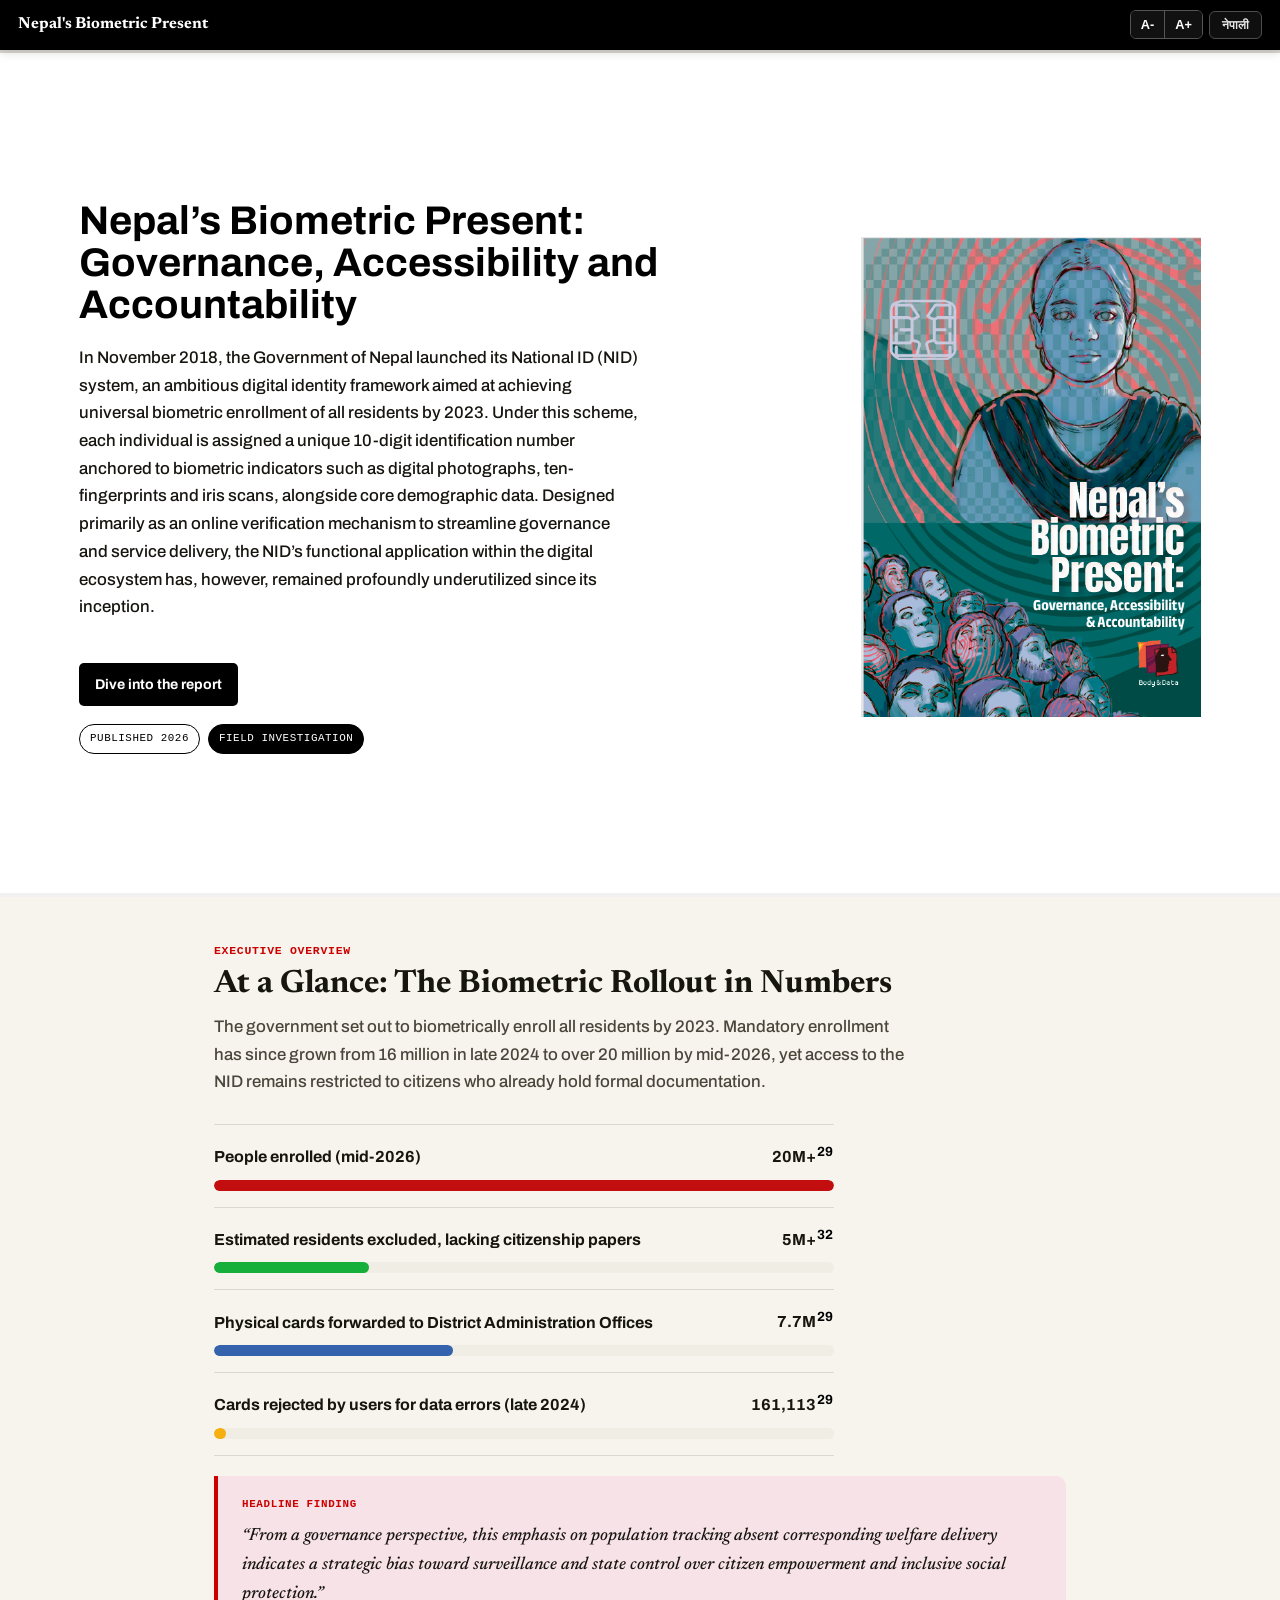
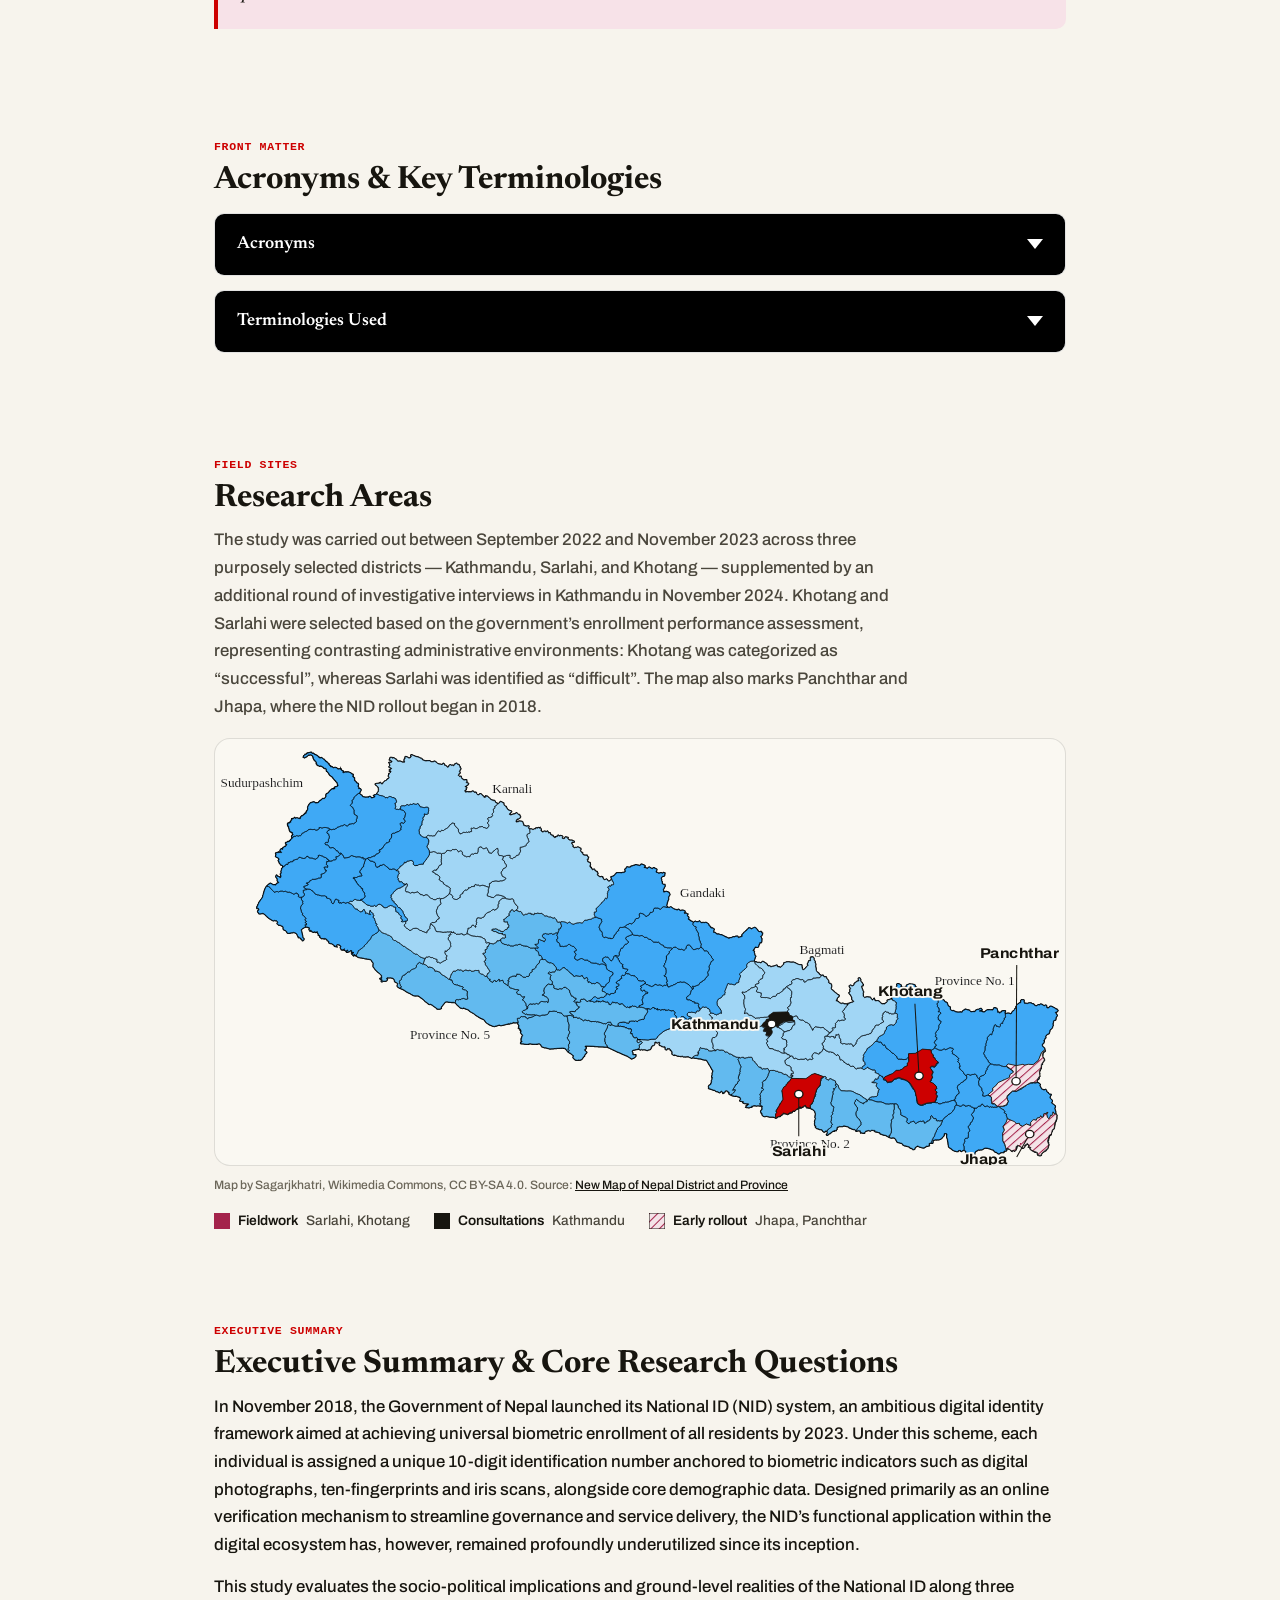
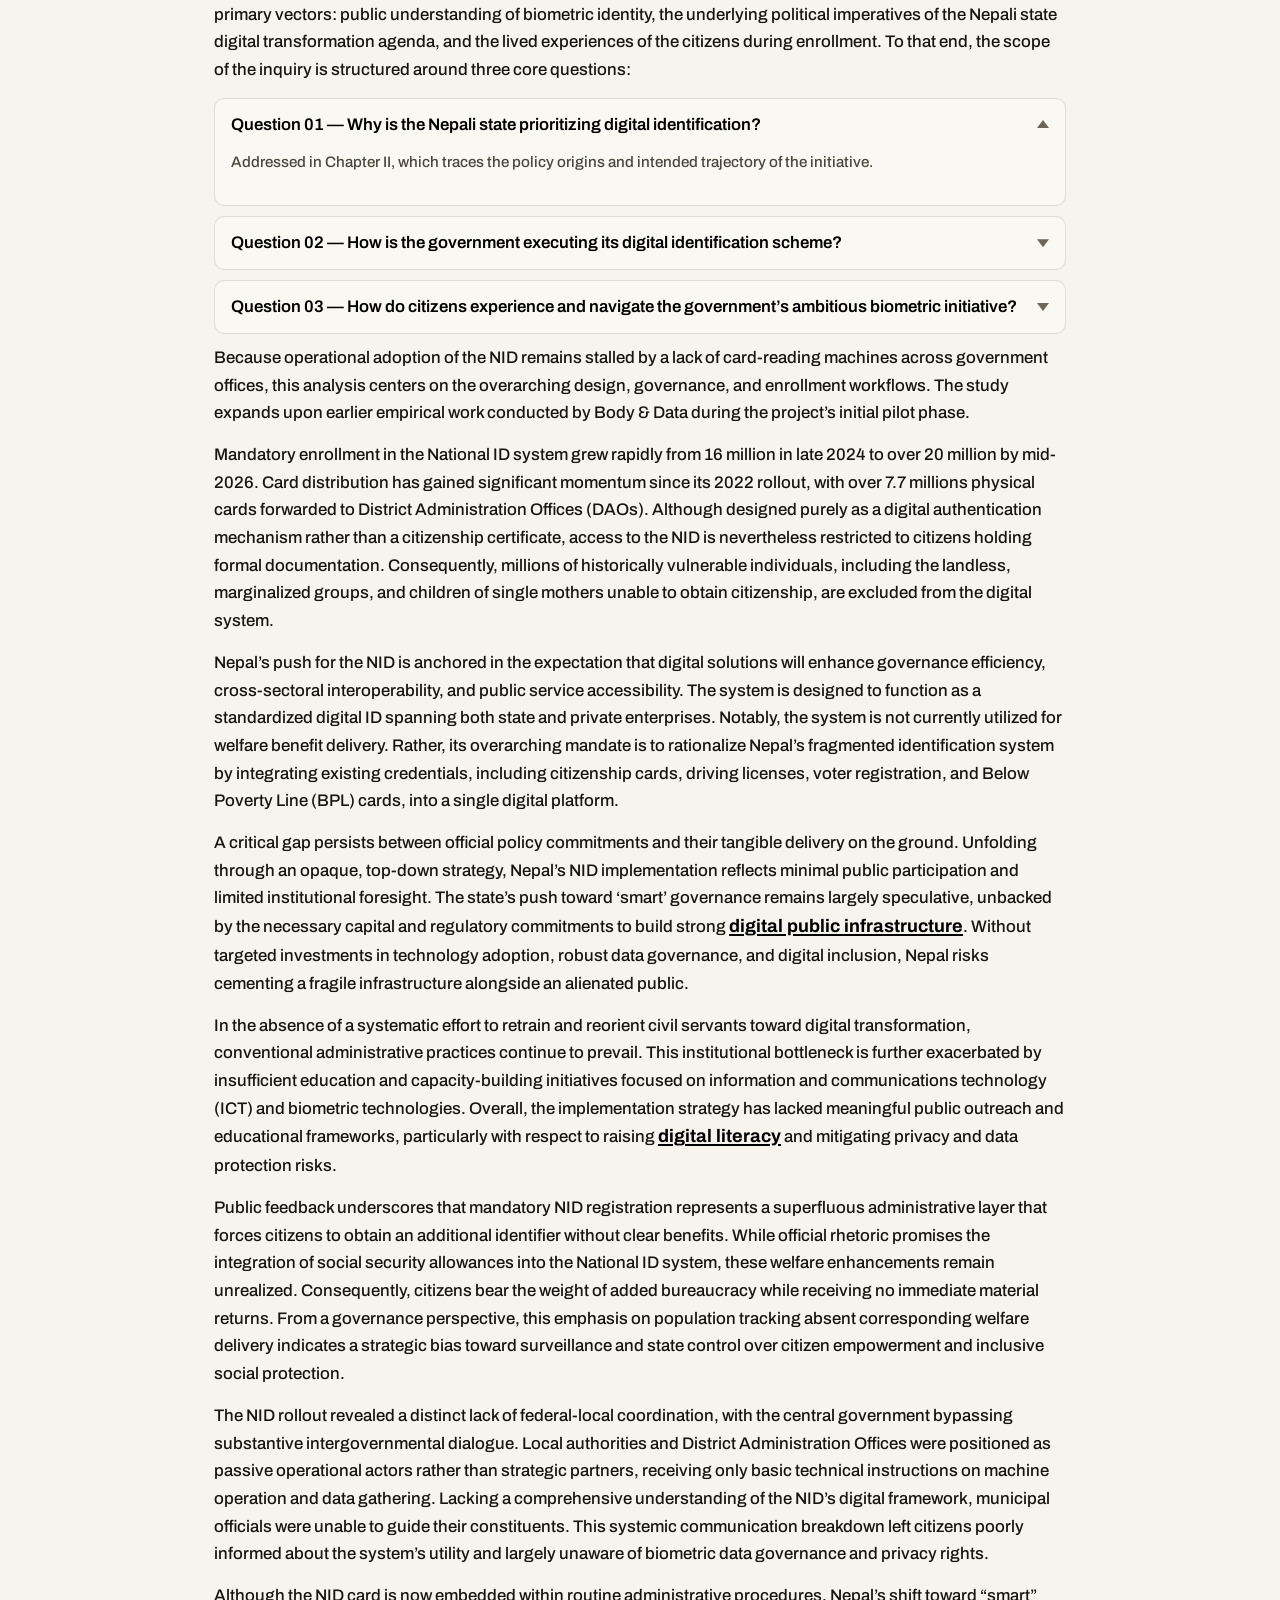
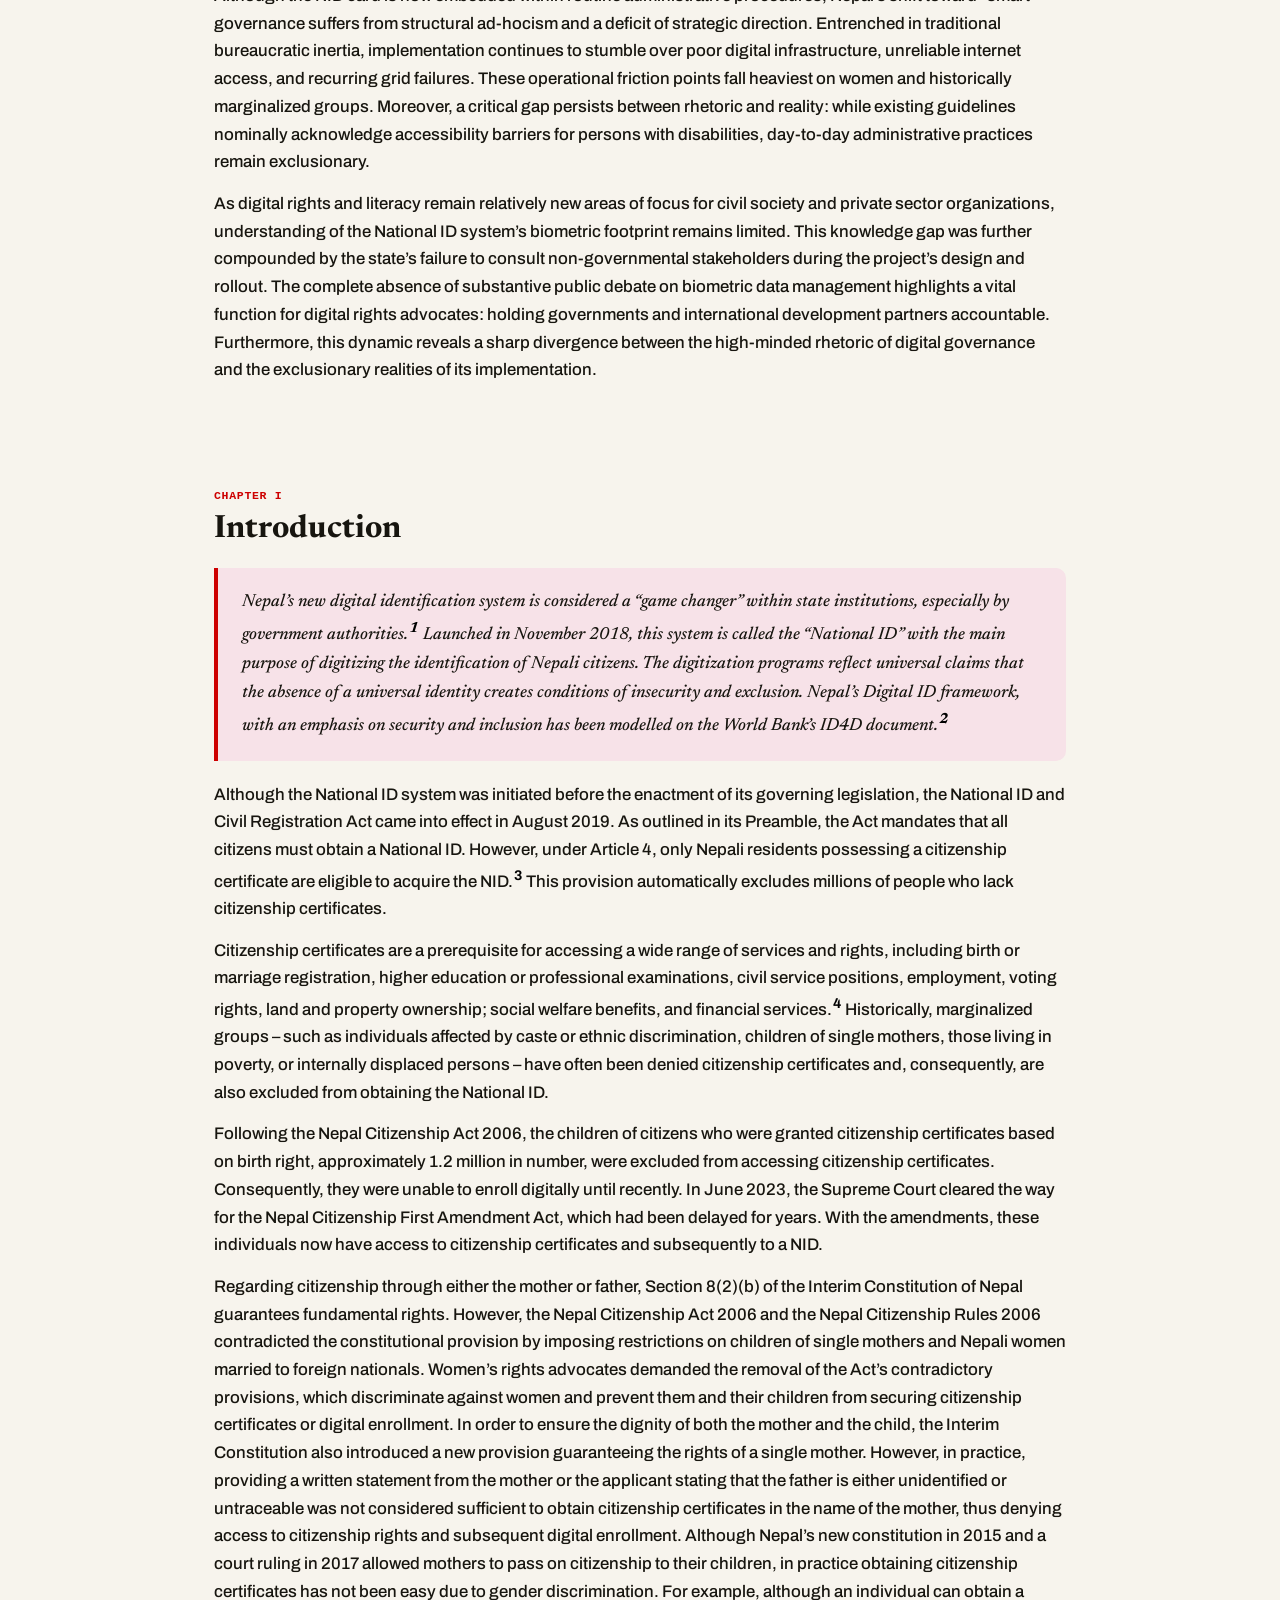
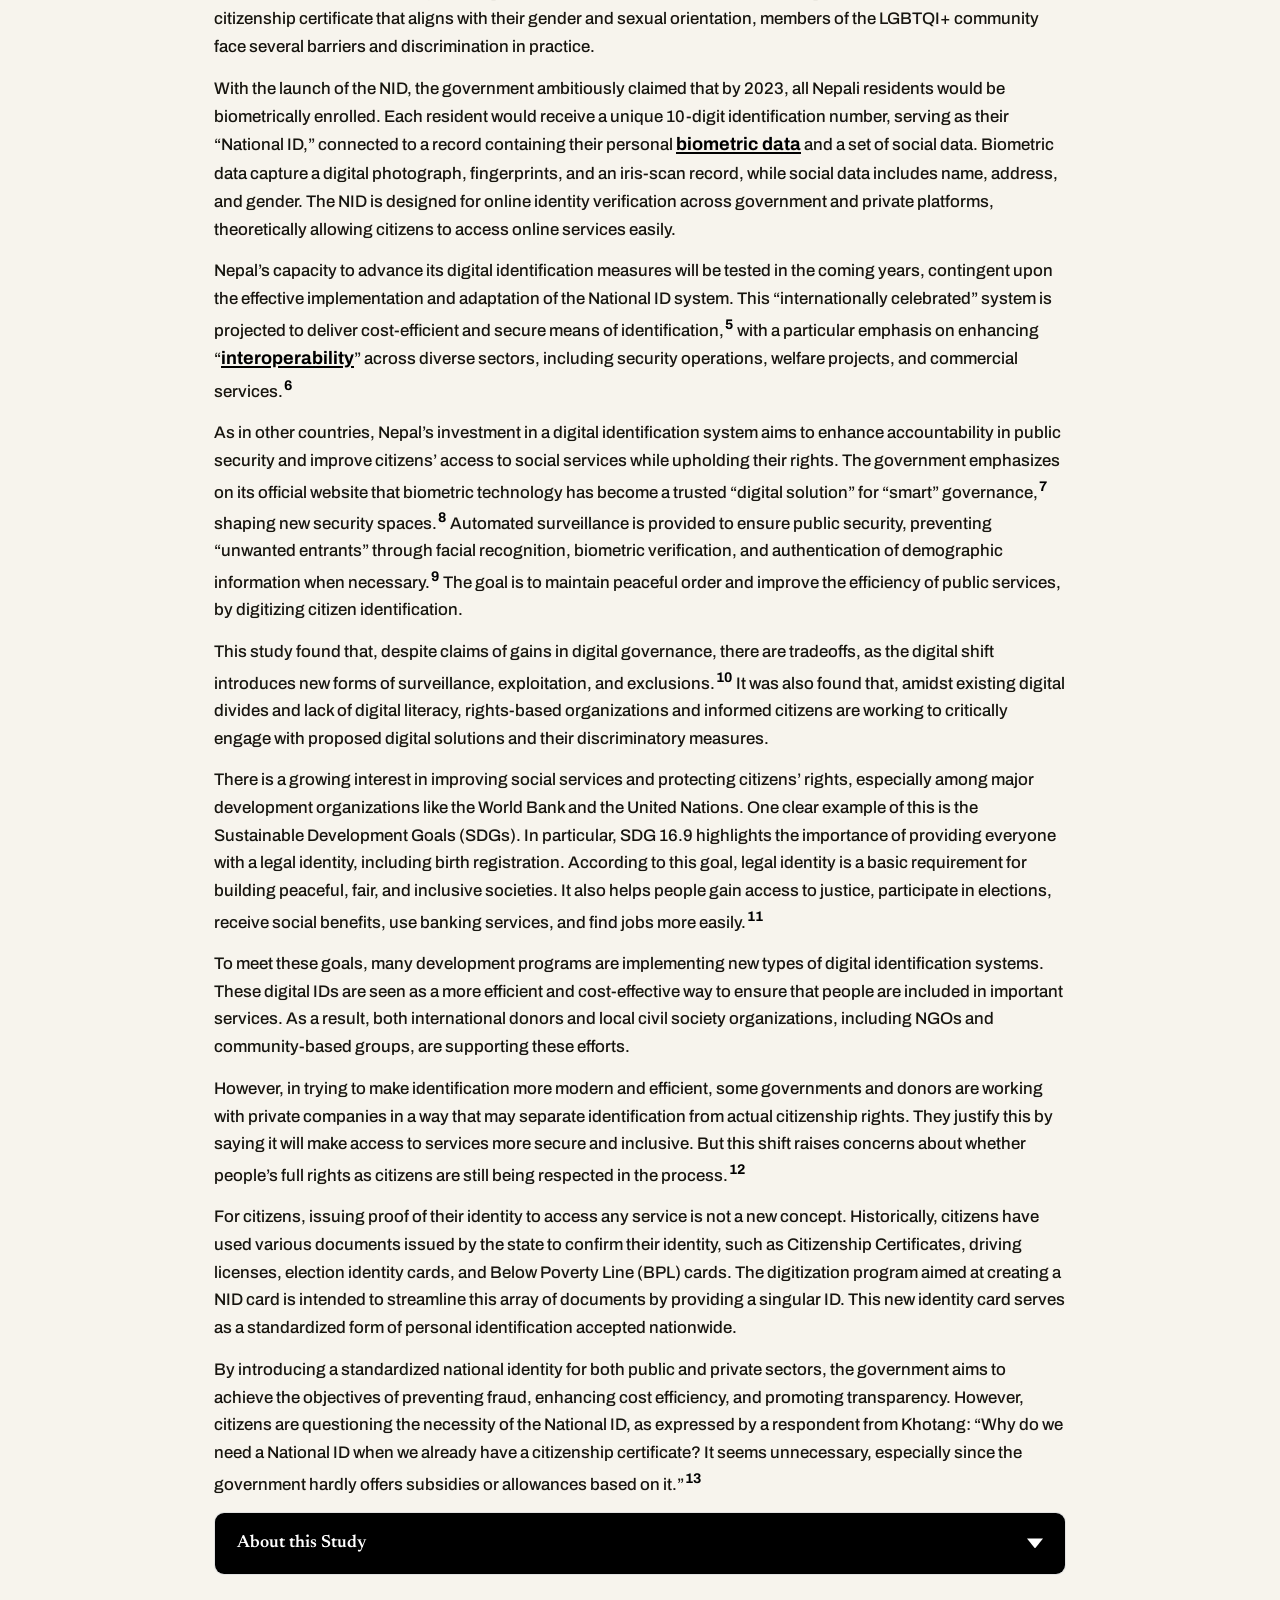
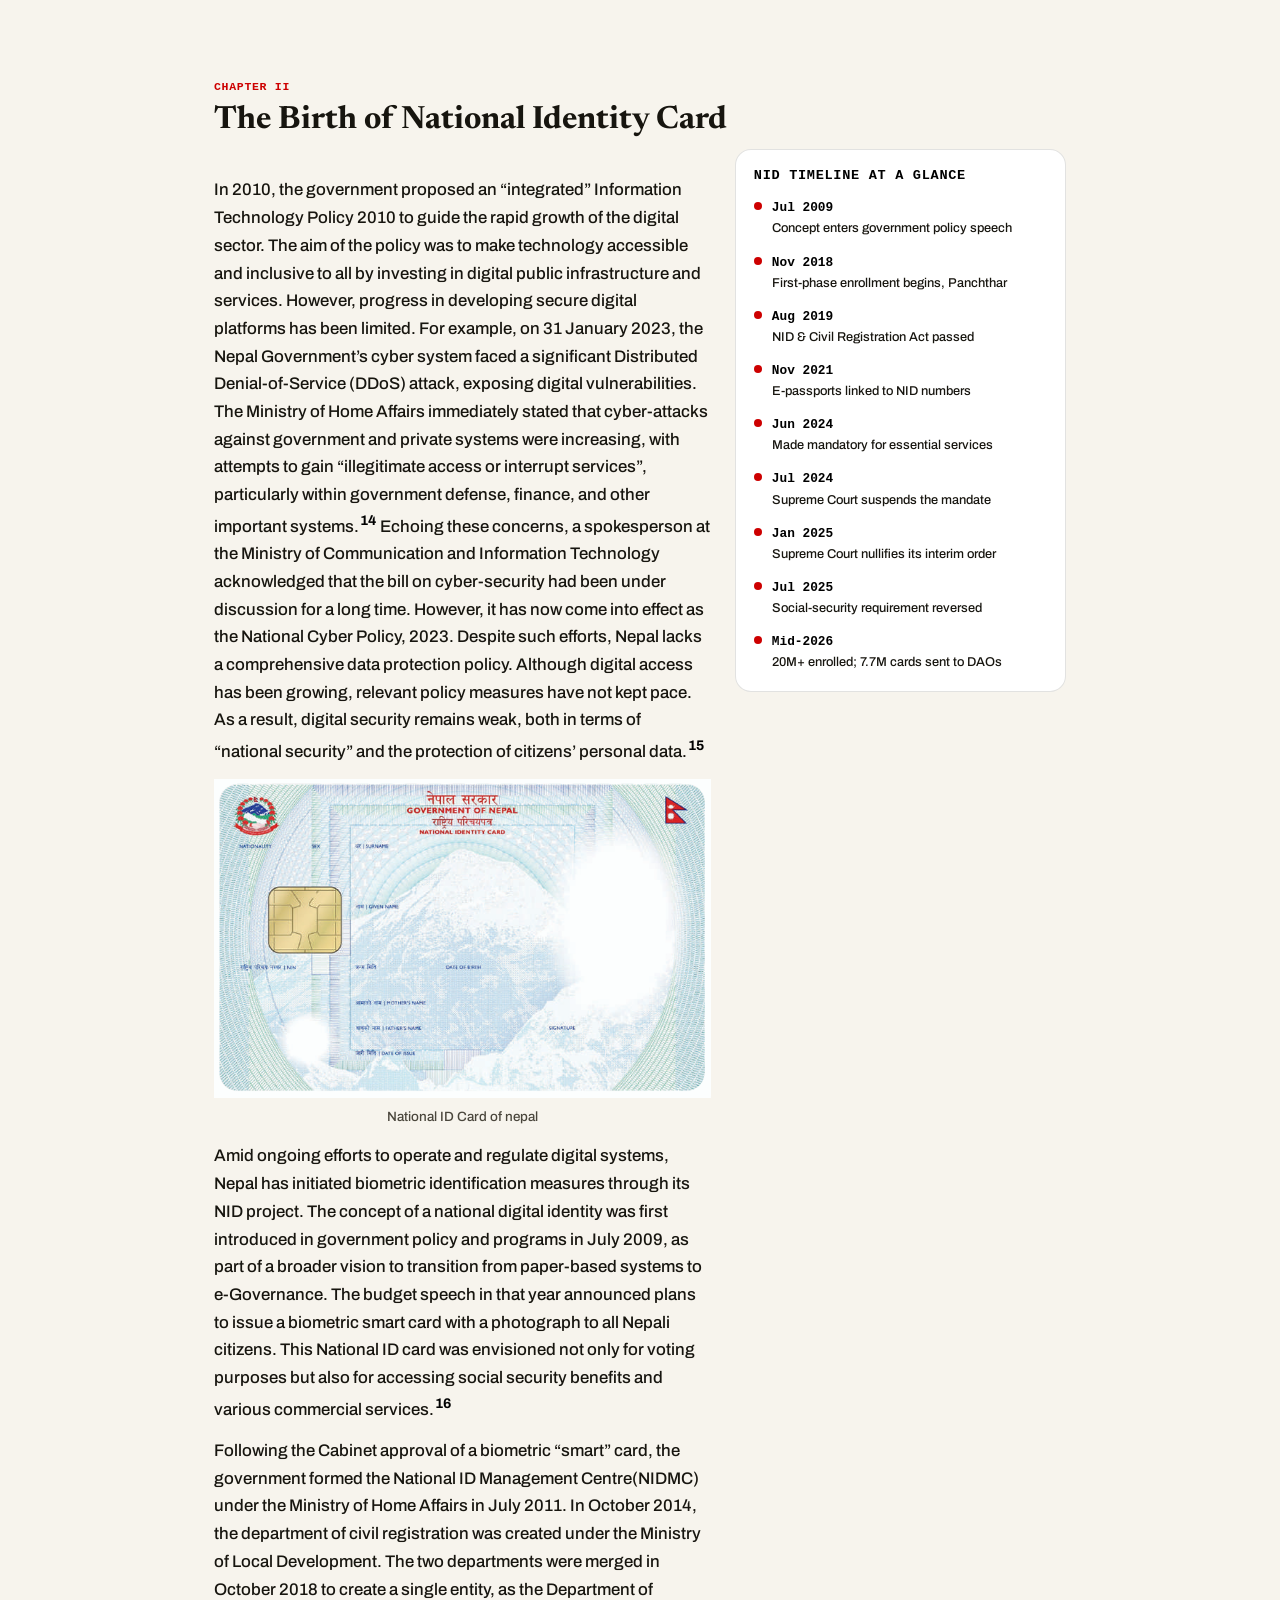
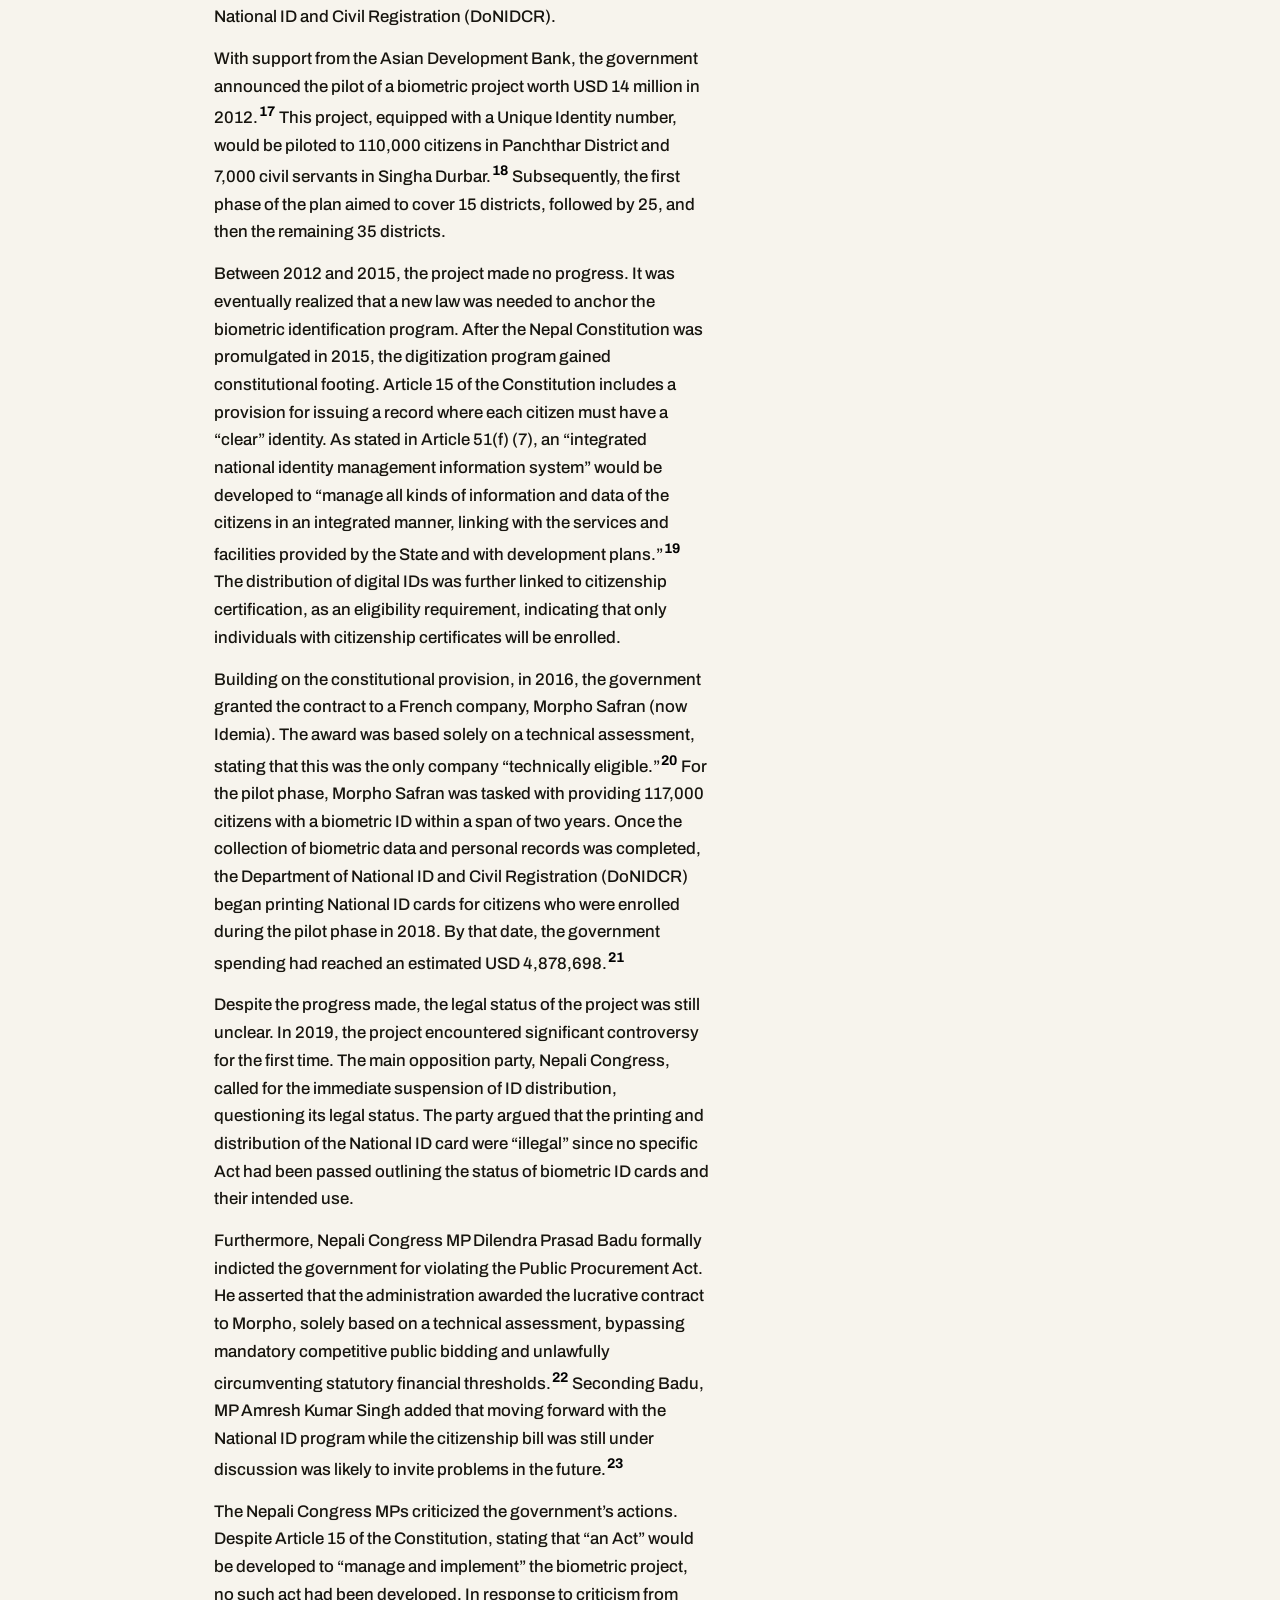
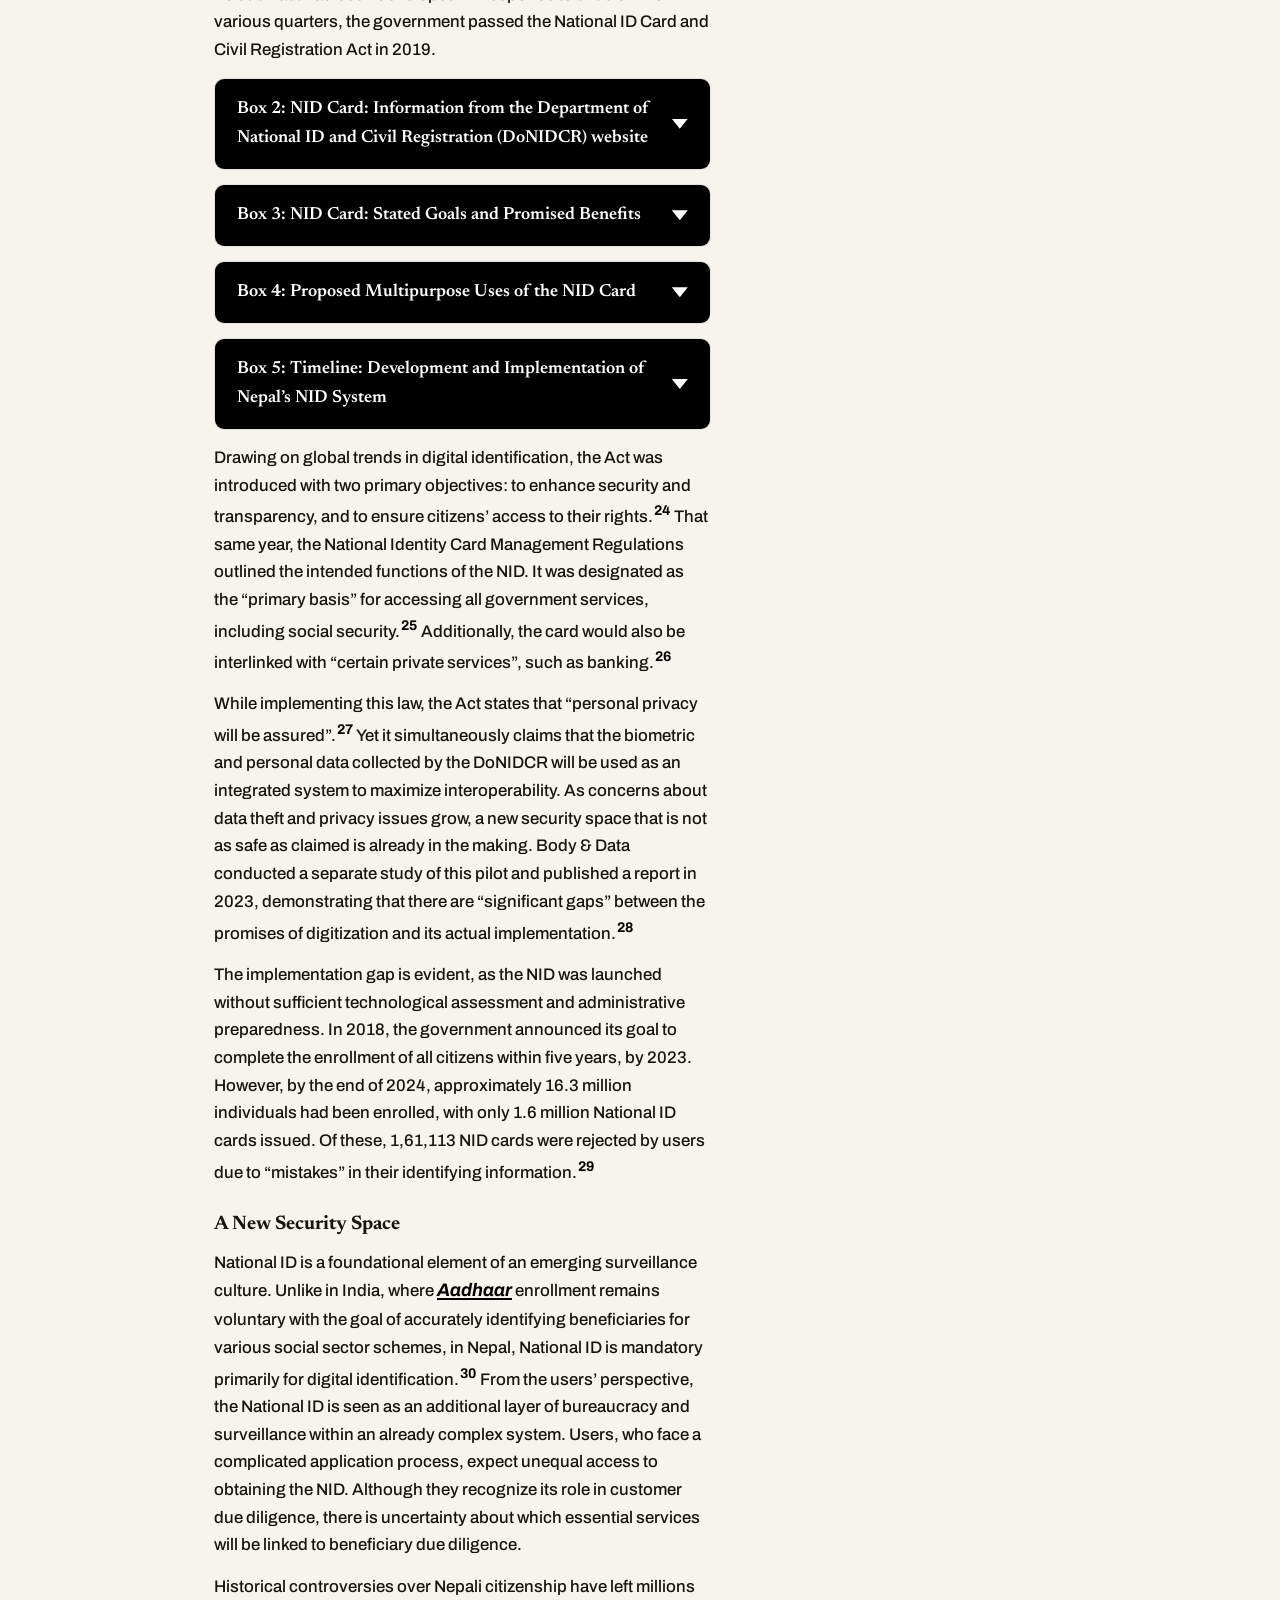
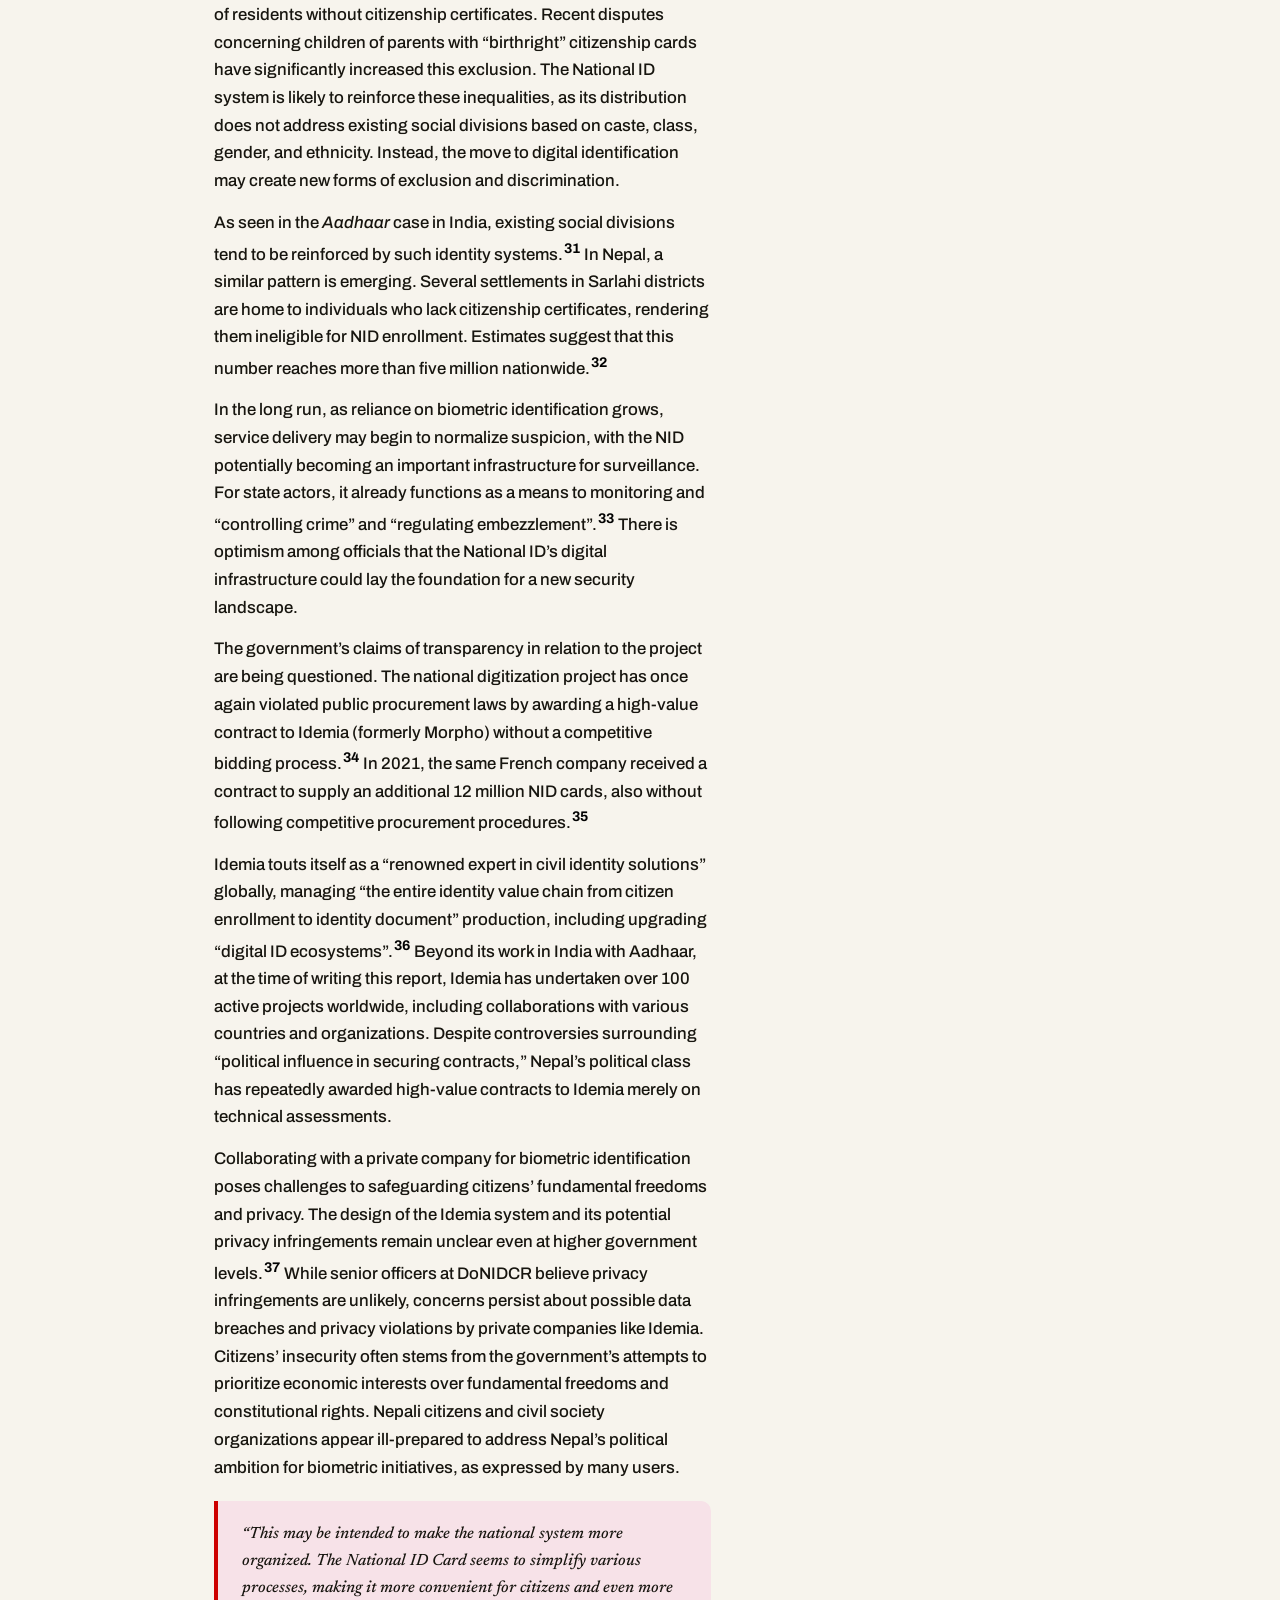
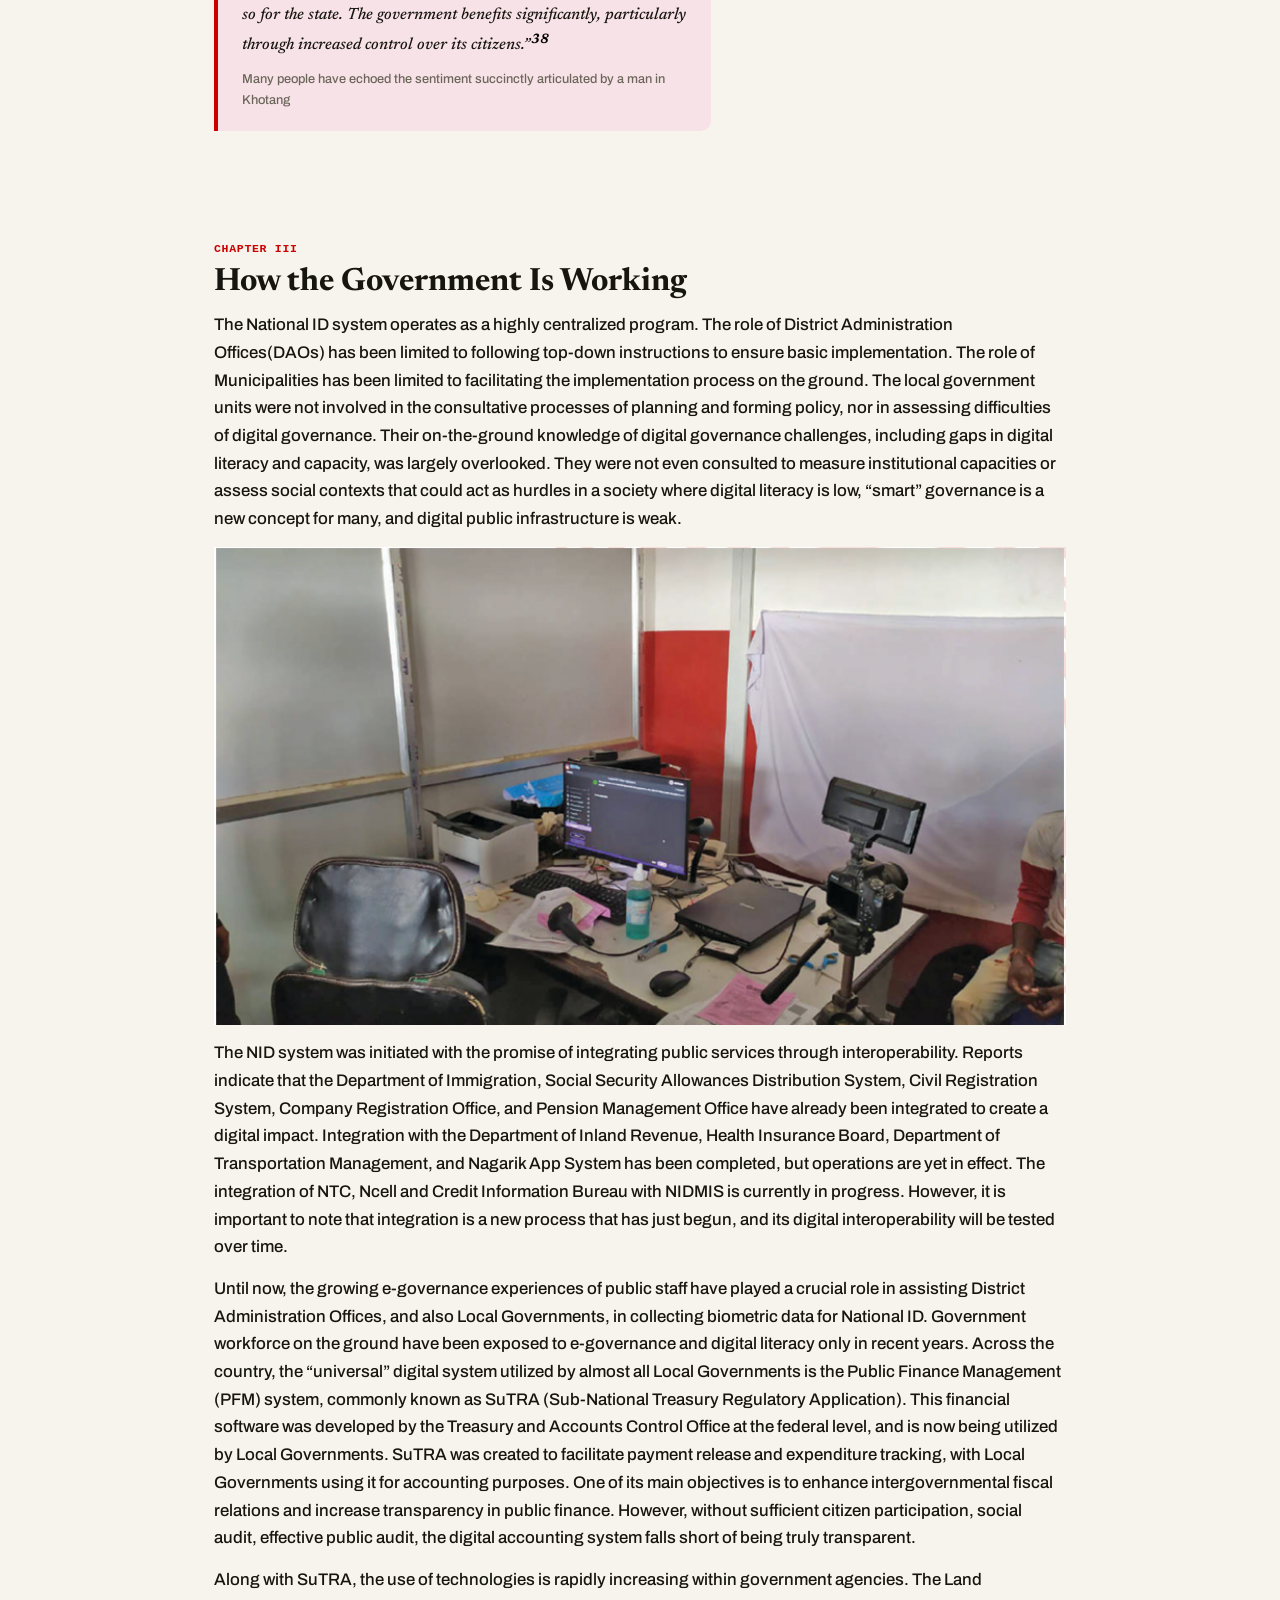
<file: index.html>
<!DOCTYPE html>
<html lang="en">

<head>
  <meta charset="UTF-8">
  <meta name="viewport" content="width=device-width, initial-scale=1.0">
  <title data-en="Nepal’s Biometric Present: Governance, Accessibility and Accountability | Interactive Report"
    data-ne="नेपालको बायोमेट्रिक वर्तमान: शासन, पहुँचयोग्यता र जवाफदेहिता | अन्तरक्रियात्मक प्रतिवेदन">Nepal&#8217;s
    Biometric Present: Governance, Accessibility and Accountability | Interactive Report</title>
  <link rel="preconnect" href="https://fonts.googleapis.com">
  <link rel="preconnect" href="https://fonts.gstatic.com" crossorigin>
  <link
    href="https://fonts.googleapis.com/css2?family=Archivo:ital,wght@0,400;0,500;0,600;0,700;1,400&family=Newsreader:ital,opsz,wght@0,6..72,400;0,6..72,500;0,6..72,600;0,6..72,700;1,6..72,400&display=swap"
    rel="stylesheet">
  <link rel="stylesheet" href="style.css">
</head>

<body>

  <!-- ================= TOP NAV ================= -->
  <div class="topnav">
    <span class="brand" data-en="Nepal's Biometric Present" data-ne="नेपालको बायोमेट्रिक वर्तमान">Nepal's Biometric
      Present</span>
    <div class="nav-controls">
      <div class="zoom-group">
        <button id="zoomOut" title="Decrease text size">A-</button>
        <button id="zoomIn" title="Increase text size">A+</button>
      </div>
      <button class="nav-btn" id="langToggle" type="button" aria-label="Switch to Nepali" aria-pressed="false"
        title="Switch to Nepali">नेपाली</button>
    </div>
  </div>
  <div class="progress-bar">
    <div class="progress-fill" id="progressFill"></div>
  </div>

  <nav class="toc" id="toc" aria-label="Report contents">
    <button class="toc-head" id="tocHead" type="button" aria-controls="tocList" aria-expanded="false" data-en="Contents"
      data-ne="विषय सूची">Contents</button>
    <ul class="toc-list" id="tocList">
      <li><a href="#glance"><span class="t" data-en="At a Glance" data-ne="एक नजरमा">At a Glance</span><span class="s"
            data-en="Key figures" data-ne="मुख्य तथ्यांक">Key figures</span></a></li>
      <li><a href="#front-matter"><span class="t" data-en="Front Matter" data-ne="प्रारम्भिक सामग्री">Front
            Matter</span><span class="s" data-en="Acronyms &amp; terms" data-ne="संक्षिप्त रूप र शब्दावली">Acronyms
            &amp; terms</span></a></li>
      <li><a href="#research-areas"><span class="t" data-en="Research Areas" data-ne="अनुसन्धान क्षेत्रहरू">Research
            Areas</span><span class="s" data-en="Field sites" data-ne="अध्ययन स्थलहरू">Field sites</span></a></li>
      <li><a href="#exec-summary"><span class="t" data-en="Executive Summary" data-ne="कार्यकारी सारांश">Executive
            Summary</span><span class="s" data-en="Report summary" data-ne="प्रतिवेदनको सारांश">Report
            summary</span></a></li>
      <li><a href="#ch1"><span class="t" data-en="Ch. 1" data-ne="अध्याय १">Ch. 1</span><span class="s"
            data-en="Introduction" data-ne="परिचय">Introduction</span></a></li>
      <li><a href="#ch2"><span class="t" data-en="Ch. 2" data-ne="अध्याय २">Ch. 2</span><span class="s"
            data-en="Birth of the National ID Card" data-ne="राष्ट्रिय परिचयपत्रको जन्म">Birth of the National ID
            Card</span></a></li>
      <li><a href="#ch3"><span class="t" data-en="Ch. 3" data-ne="अध्याय ३">Ch. 3</span><span class="s"
            data-en="How the government is working" data-ne="सरकारको कार्यशैली">How the government is working</span></a>
      </li>
      <li><a href="#ch4"><span class="t" data-en="Ch. 4" data-ne="अध्याय ४">Ch. 4</span><span class="s"
            data-en="Disputes and differences" data-ne="विवाद र मतभेदहरू">Disputes and differences</span></a></li>
      <li><a href="#ch5"><span class="t" data-en="Ch. 5" data-ne="अध्याय ५">Ch. 5</span><span class="s"
            data-en="Right to privacy" data-ne="गोपनीयताको अधिकार">Right to privacy</span></a></li>
      <li><a href="#moving-forward"><span class="t" data-en="Ch. 6" data-ne="अध्याय ६">Ch. 6</span><span class="s"
            data-en="Moving forward" data-ne="अबको बाटो">Moving forward</span></a></li>
      <li><a href="#references"><span class="t" data-en="References &amp; Footnotes"
            data-ne="सन्दर्भ सामग्री र पादटिप्पणी">References &amp; Footnotes</span><span class="s"
            data-en="Sources &amp; notes" data-ne="स्रोत र टिप्पणीहरू">Sources &amp; notes</span></a></li>
    </ul>
  </nav>

  <!-- ================= COVER ================= -->
  <header class="cover">
    <div class="cover-grid">
      <div class="cover-text">
        <div class="eyebrow-row">
          <span class="pill" data-en="Published 2026" data-ne="प्रकाशित २०२६">Published 2026</span>
          <span class="pill filled" data-en="Field Investigation" data-ne="स्थलगत अनुसन्धान">Field Investigation</span>
        </div>
        <h1 data-en="Nepal’s Biometric Present: Governance, Accessibility and Accountability"
          data-ne="नेपालको बायोमेट्रिक वर्तमान: शासन, पहुँचयोग्यता र जवाफदेहिता">Nepal’s Biometric Present: Governance,
          Accessibility and Accountability</h1>
        <p class="subtitle"
          data-en="In November 2018, the Government of Nepal launched its National ID (NID) system, an ambitious digital identity framework aimed at achieving universal biometric enrollment of all residents by 2023. Under this scheme, each individual is assigned a unique 10-digit identification number anchored to biometric indicators such as digital photographs, ten-fingerprints and iris scans, alongside core demographic data. Designed primarily as an online verification mechanism to streamline governance and service delivery, the NID’s functional application within the digital ecosystem has, however, remained profoundly underutilized since its inception."
          data-ne="नोभेम्बर २०१८ मा नेपाल सरकारले राष्ट्रिय परिचयपत्र (NID) प्रणालीको सुरुवात गर्‍यो। यो महत्वाकांक्षी डिजिटल पहिचान संरचना सन् २०२३ सम्म नेपालका सबै बासिन्दाको सार्वभौमिक बायोमेट्रिक दर्ता हासिल गर्ने उद्देश्यले अघि बढाइएको थियो। यस प्रणालीअन्तर्गत प्रत्येक व्यक्तिलाई डिजिटल तस्बिर, दशवटा औंलाछाप र आँखाको आइरिस स्क्यानजस्ता बायोमेट्रिक सूचकहरू तथा आधारभूत जनसांख्यिकीय विवरणसँग आबद्ध गरिएको १० अंकको विशिष्ट परिचय नम्बर प्रदान गरिन्छ। मुख्यतः शासन प्रणाली र सेवा प्रवाहलाई सरल तथा प्रभावकारी बनाउन अनलाइन प्रमाणीकरण संयन्त्रका रूपमा डिजाइन गरिएको भए पनि, डिजिटल पारिस्थितिक प्रणालीभित्र NID को कार्यात्मक प्रयोग भने यसको सुरुवातदेखि नै अत्यन्त सीमित रहँदै आएको छ।">
          In November 2018, the Government of Nepal launched its National ID (NID) system, an ambitious digital identity
          framework aimed at achieving universal biometric enrollment of all residents by 2023. Under this scheme, each
          individual is assigned a unique 10-digit identification number anchored to biometric indicators such as
          digital photographs, ten-fingerprints and iris scans, alongside core demographic data. Designed primarily as
          an online verification mechanism to streamline governance and service delivery, the NID’s functional
          application within the digital ecosystem has, however, remained profoundly underutilized since its inception.
        </p>
        <div class="cover-meta">
          <div>
            <div class="k" data-en="Research Contribution" data-ne="अनुसन्धानमा योगदान">Research Contribution</div>
            <div class="v">Bhaskar Gautam, Dovan Rai, Rita Baramu, Shubha Kayastha, Sapana Sanjeevani, Nuva Rai, Monika
            </div>
            <div class="k" data-en="Research Assistants / Local Coordinators"
              data-ne="अनुसन्धान सहायक / स्थानीय संयोजक">Research Assistants / Local Coordinators</div>
            <div class="v">Irshat Khatoon (Malangwa Municipality, Sarlahi) Barsha Rai (Diktel Municipality, Khotang)
            </div>
          </div>
          <div>
            <div class="k" data-en="Copy-Editing" data-ne="प्रतिलिपि सम्पादन">Copy-Editing</div>
            <div class="v">Shafali Uprety</div>
            <div class="k" data-en="Cover Illustration" data-ne="आवरण चित्रण">Cover Illustration</div>
            <div class="v">Supriya Manandhar</div>
            <div class="k" data-en="Layout and Design" data-ne="साजसज्जा">Layout and Design</div>
            <div class="v">Shrijit Rajbhandari</div>
            <div class="k" data-en="Financial Support" data-ne="आर्थिक सहयोग">Financial Support</div>
            <div class="v">Open Society Foundation (OSF)</div>
          </div>
        </div>
        <div class="cover-cta">
          <a href="#glance" data-en="Dive into the report" data-ne="प्रतिवेदनमा प्रवेश गर्नुहोस्">Dive into the
            report</a>
        </div>
      </div>
      <div class="cover-img-col">
        <img src="image/Cover.png" data-src-en="image/Cover.png" data-src-ne="image/nepali_cover.png"
          alt="Nepal's Biometric Present report cover illustration by Supriya Manandhar"
          data-alt-en="Nepal's Biometric Present report cover illustration by Supriya Manandhar"
          data-alt-ne="नेपालको बायोमेट्रिक वर्तमान प्रतिवेदनको आवरण चित्रण - सुप्रिया मानन्धर">
      </div>
    </div>
  </header>

  <main class="wrap" id="report-content"></main>

  <footer>
    <strong data-en="Nepal’s Biometric Present: Governance, Accessibility and Accountability"
      data-ne="नेपालको बायोमेट्रिक वर्तमान: शासन, पहुँचयोग्यता र जवाफदेहिता">Nepal&#8217;s Biometric Present:
      Governance, Accessibility and Accountability</strong>
    <p style="margin-top:8px;">Established in 2017, Body &amp; Data works to enhance understanding of and access to
      information on digital rights among women, queer people, and marginalized groups, enabling them to exercise their
      rights in a safe and just digital space.</p>
    <p style="margin-top:6px;">bodyanddata.org</p>
  </footer>

  <script src="translations.js"></script>
  <script src="ne.js"></script>
  <script src="script.js" defer></script>

  <script id="report-data"
    type="application/json">{"sections":[{"id":"glance","content":[{"tag":"section","children":[{"tag":"p","children":["Executive Overview"],"attributes":{"class":"section-eyebrow"}},{"tag":"h2","children":["At a Glance: The Biometric Rollout in Numbers"],"attributes":{"class":"section-title"}},{"tag":"p","children":["The government set out to biometrically enroll all residents by 2023. Mandatory enrollment has since grown from 16 million in late 2024 to over 20 million by mid-2026, yet access to the NID remains restricted to citizens who already hold formal documentation."],"attributes":{"class":"section-lead"}},{"tag":"ul","children":[{"tag":"li","children":[{"tag":"div","children":[{"tag":"span","children":["People enrolled (mid-2026)"],"attributes":{"class":"label"}},{"tag":"span","children":["20M+",{"tag":"sup","children":["29"],"attributes":{"class":"fn","data-fn":"(Interview, 12 December 2024). As this report goes to print, mandatory National ID enrollment has surged from 16 million in late 2024 to over 20 million by mid-2026. Distribution has also accelerated since its 2022 rollout, with over 7.7 million physical cards dispatched to District Administration Offices (DAOs), (see, DoNIDCR 2026)."}}],"attributes":{"class":"value"}}],"attributes":{"class":"row"}},{"tag":"div","children":[{"tag":"div","children":[],"attributes":{"class":"fill red","style":"width:100.0%"}}],"attributes":{"class":"track"}}]},{"tag":"li","children":[{"tag":"div","children":[{"tag":"span","children":["Estimated residents excluded, lacking citizenship papers"],"attributes":{"class":"label"}},{"tag":"span","children":["5M+",{"tag":"sup","children":["32"],"attributes":{"class":"fn","data-fn":"(Shrestha and Mulmi, 2016: 13)."}}],"attributes":{"class":"value"}}],"attributes":{"class":"row"}},{"tag":"div","children":[{"tag":"div","children":[],"attributes":{"class":"fill green","style":"width:25.0%"}}],"attributes":{"class":"track"}}]},{"tag":"li","children":[{"tag":"div","children":[{"tag":"span","children":["Physical cards forwarded to District Administration Offices"],"attributes":{"class":"label"}},{"tag":"span","children":["7.7M",{"tag":"sup","children":["29"],"attributes":{"class":"fn","data-fn":"(Interview, 12 December 2024). As this report goes to print, mandatory National ID enrollment has surged from 16 million in late 2024 to over 20 million by mid-2026. Distribution has also accelerated since its 2022 rollout, with over 7.7 million physical cards dispatched to District Administration Offices (DAOs), (see, DoNIDCR 2026)."}}],"attributes":{"class":"value"}}],"attributes":{"class":"row"}},{"tag":"div","children":[{"tag":"div","children":[],"attributes":{"class":"fill blue","style":"width:38.5%"}}],"attributes":{"class":"track"}}]},{"tag":"li","children":[{"tag":"div","children":[{"tag":"span","children":["Cards rejected by users for data errors (late 2024)"],"attributes":{"class":"label"}},{"tag":"span","children":["161,113",{"tag":"sup","children":["29"],"attributes":{"class":"fn","data-fn":"(Interview, 12 December 2024). As this report goes to print, mandatory National ID enrollment has surged from 16 million in late 2024 to over 20 million by mid-2026. Distribution has also accelerated since its 2022 rollout, with over 7.7 million physical cards dispatched to District Administration Offices (DAOs), (see, DoNIDCR 2026)."}}],"attributes":{"class":"value"}}],"attributes":{"class":"row"}},{"tag":"div","children":[{"tag":"div","children":[],"attributes":{"class":"fill yellow","style":"width:0.8%"}}],"attributes":{"class":"track"}}]}],"attributes":{"class":"stat-bars"}},{"tag":"div","children":[{"tag":"div","children":["Headline Finding"],"attributes":{"class":"lbl"}},{"tag":"p","children":["“From a governance perspective, this emphasis on population tracking absent corresponding welfare delivery indicates a strategic bias toward surveillance and state control over citizen empowerment and inclusive social protection.”"]}],"attributes":{"class":"finding-box"}}],"attributes":{"class":"section","id":"glance"}}]},{"id":"front-matter","content":[{"tag":"section","children":[{"tag":"p","children":["Front Matter"],"attributes":{"class":"section-eyebrow"}},{"tag":"h2","children":["Acronyms & Key Terminologies"],"attributes":{"class":"section-title"}},{"tag":"details","children":[{"tag":"summary","children":["Acronyms"]},{"tag":"div","children":[{"tag":"div","children":[{"tag":"span","children":["BPL"],"attributes":{"class":"code"}},{"tag":"span","children":["Below Poverty Line"]}],"attributes":{"class":"acr-row"}},{"tag":"div","children":[{"tag":"span","children":["CBO"],"attributes":{"class":"code"}},{"tag":"span","children":["Community Based Organization"]}],"attributes":{"class":"acr-row"}},{"tag":"div","children":[{"tag":"span","children":["CDO"],"attributes":{"class":"code"}},{"tag":"span","children":["Chief District Officer"]}],"attributes":{"class":"acr-row"}},{"tag":"div","children":[{"tag":"span","children":["CSO"],"attributes":{"class":"code"}},{"tag":"span","children":["Civil Society Organization"]}],"attributes":{"class":"acr-row"}},{"tag":"div","children":[{"tag":"span","children":["DAO"],"attributes":{"class":"code"}},{"tag":"span","children":["District Administration Office"]}],"attributes":{"class":"acr-row"}},{"tag":"div","children":[{"tag":"span","children":["DoNIDCR"],"attributes":{"class":"code"}},{"tag":"span","children":["Department of National ID and Civil Registration"]}],"attributes":{"class":"acr-row"}},{"tag":"div","children":[{"tag":"span","children":["DPI"],"attributes":{"class":"code"}},{"tag":"span","children":["Digital Public Infrastructure"]}],"attributes":{"class":"acr-row"}},{"tag":"div","children":[{"tag":"span","children":["GDPR"],"attributes":{"class":"code"}},{"tag":"span","children":["General Data Protection Regulation"]}],"attributes":{"class":"acr-row"}},{"tag":"div","children":[{"tag":"span","children":["ICT"],"attributes":{"class":"code"}},{"tag":"span","children":["Information and Communications Technology"]}],"attributes":{"class":"acr-row"}},{"tag":"div","children":[{"tag":"span","children":["ID"],"attributes":{"class":"code"}},{"tag":"span","children":["Identification, Identity Document"]}],"attributes":{"class":"acr-row"}},{"tag":"div","children":[{"tag":"span","children":["IDEEA"],"attributes":{"class":"code"}},{"tag":"span","children":["ID Enabling Environment Assessment"]}],"attributes":{"class":"acr-row"}},{"tag":"div","children":[{"tag":"span","children":["NID"],"attributes":{"class":"code"}},{"tag":"span","children":["National ID/Identity"]}],"attributes":{"class":"acr-row"}},{"tag":"div","children":[{"tag":"span","children":["NIN"],"attributes":{"class":"code"}},{"tag":"span","children":["National Identity Number"]}],"attributes":{"class":"acr-row"}},{"tag":"div","children":[{"tag":"span","children":["NIDMIC"],"attributes":{"class":"code"}},{"tag":"span","children":["National Identity Management Information Center"]}],"attributes":{"class":"acr-row"}},{"tag":"div","children":[{"tag":"span","children":["NIDMIS"],"attributes":{"class":"code"}},{"tag":"span","children":["National Identity Management Information System"]}],"attributes":{"class":"acr-row"}},{"tag":"div","children":[{"tag":"span","children":["NGO"],"attributes":{"class":"code"}},{"tag":"span","children":["Non-governmental Organization"]}],"attributes":{"class":"acr-row"}},{"tag":"div","children":[{"tag":"span","children":["PIN"],"attributes":{"class":"code"}},{"tag":"span","children":["Personal Identification Number"]}],"attributes":{"class":"acr-row"}},{"tag":"div","children":[{"tag":"span","children":["PWD"],"attributes":{"class":"code"}},{"tag":"span","children":["People with Disabilities"]}],"attributes":{"class":"acr-row"}},{"tag":"div","children":[{"tag":"span","children":["SDG"],"attributes":{"class":"code"}},{"tag":"span","children":["Sustainable Development Goal"]}],"attributes":{"class":"acr-row"}},{"tag":"div","children":[{"tag":"span","children":["UIDAI"],"attributes":{"class":"code"}},{"tag":"span","children":["Unique Identification Authority of India"]}],"attributes":{"class":"acr-row"}},{"tag":"div","children":[{"tag":"span","children":["UIN"],"attributes":{"class":"code"}},{"tag":"span","children":["Unique ID/identity number"]}],"attributes":{"class":"acr-row"}},{"tag":"div","children":[{"tag":"span","children":["WPF"],"attributes":{"class":"code"}},{"tag":"span","children":["World Privacy Forum"]}],"attributes":{"class":"acr-row","style":"border-bottom:none;"}}],"attributes":{"class":"acc-body","id":"acronyms-list"}}],"attributes":{"class":"acc"}},{"tag":"details","children":[{"tag":"summary","children":["Terminologies Used"]},{"tag":"div","children":[{"tag":"p","children":["The terms used in this study have been selected based on the definitions outlined below. Our sources include global legislation such as the General Data Protection Regulation (GDPR), academia, industry leaders in cybersecurity, civil society organizations (CSOs), as well as users and communities."],"attributes":{"class":"section-lead"}},{"tag":"div","children":[{"tag":"button","children":["All"],"attributes":{"class":"filter-chip active","data-cat":"all"}},{"tag":"button","children":["Identity & Biometrics"],"attributes":{"class":"filter-chip","data-cat":"identity"}},{"tag":"button","children":["Data & Privacy"],"attributes":{"class":"filter-chip","data-cat":"privacy"}},{"tag":"button","children":["Digital Systems"],"attributes":{"class":"filter-chip","data-cat":"systems"}}],"attributes":{"class":"filter-row","id":"termFilters"}},{"tag":"div","children":[{"tag":"div","children":[{"tag":"div","children":["Aadhaar Card/Aadhaar Number"],"attributes":{"class":"t"}},{"tag":"div","children":["It is a 12-digit unique number issued by the Unique Identification Authority of India (UIDAI) to residents of India upon completion of a prescribed verification process. Any resident, irrespective of age or gender, can voluntarily enroll to obtain an Aadhaar number. While it functions as proof of identity, it does not grant citizenship or domicile rights."],"attributes":{"class":"d"}}],"attributes":{"class":"term-card","data-cat":"identity","data-term":"Aadhaar Card/Aadhaar Number","data-def":"It is a 12-digit unique number issued by the Unique Identification Authority of India (UIDAI) to residents of India upon completion of a prescribed verification process. Any resident, irrespective of age or gender, can voluntarily enroll to obtain an Aadhaar number. While it functions as proof of identity, it does not grant citizenship or domicile rights."}},{"tag":"div","children":[{"tag":"div","children":["Biometric Data"],"attributes":{"class":"t"}},{"tag":"div","children":["Personal data that captures an individual’s physical, physiological, or behavioral characteristics through technological processing and is used to confirm their unique identity as biometric data. This can include, but is not limited to, voice recognition, fingerprint scanning, facial recognition, iris recognition, and heart-rate sensors. When such data is collected and utilized without strong legal protections, it opens the door to extrajudicial surveillance by state and private entities, posing serious risks to data privacy as individuals’ bodies become quantifiable elements of their identity."],"attributes":{"class":"d"}}],"attributes":{"class":"term-card","data-cat":"identity","data-term":"Biometric Data","data-def":"Personal data that captures an individual’s physical, physiological, or behavioral characteristics through technological processing and is used to confirm their unique identity as biometric data. This can include, but is not limited to, voice recognition, fingerprint scanning, facial recognition, iris recognition, and heart-rate sensors. When such data is collected and utilized without strong legal protections, it opens the door to extrajudicial surveillance by state and private entities, posing serious risks to data privacy as individuals’ bodies become quantifiable elements of their identity."}},{"tag":"div","children":[{"tag":"div","children":["Cybersecurity"],"attributes":{"class":"t"}},{"tag":"div","children":["The application of technologies, processes, and controls to protect systems, networks, programs, devices, and data from cyber-attacks, and to prevent unauthorized access or exploitation."],"attributes":{"class":"d"}}],"attributes":{"class":"term-card","data-cat":"privacy","data-term":"Cybersecurity","data-def":"The application of technologies, processes, and controls to protect systems, networks, programs, devices, and data from cyber-attacks, and to prevent unauthorized access or exploitation."}},{"tag":"div","children":[{"tag":"div","children":["Data Breach"],"attributes":{"class":"t"}},{"tag":"div","children":["A cybersecurity incident in which information is stolen or accessed from a system without the knowledge or authorization of its owner. It results in the exposure of confidential, sensitive, or protected data to unauthorized entities. The compromised files may be viewed, shared, or altered without permission. Data breaches can affect individuals, businesses, and governments, and anyone lacking proper safeguards can inadvertently endanger others."],"attributes":{"class":"d"}}],"attributes":{"class":"term-card","data-cat":"privacy","data-term":"Data Breach","data-def":"A cybersecurity incident in which information is stolen or accessed from a system without the knowledge or authorization of its owner. It results in the exposure of confidential, sensitive, or protected data to unauthorized entities. The compromised files may be viewed, shared, or altered without permission. Data breaches can affect individuals, businesses, and governments, and anyone lacking proper safeguards can inadvertently endanger others."}},{"tag":"div","children":[{"tag":"div","children":["Datafication"],"attributes":{"class":"t"}},{"tag":"div","children":["The process of transforming various aspects of life, such as human activities, behaviors and interactions, into quantifiable data that can be stored, analyzed and used. This includes not only traditional data like names or addresses but also digital traces such as location history, social media activity, and biometric details such as facial features and fingerprints."],"attributes":{"class":"d"}}],"attributes":{"class":"term-card","data-cat":"identity","data-term":"Datafication","data-def":"The process of transforming various aspects of life, such as human activities, behaviors and interactions, into quantifiable data that can be stored, analyzed and used. This includes not only traditional data like names or addresses but also digital traces such as location history, social media activity, and biometric details such as facial features and fingerprints."}},{"tag":"div","children":[{"tag":"div","children":["Data Minimization"],"attributes":{"class":"t"}},{"tag":"div","children":["A foundational privacy principle requiring organizations to collect, process, and retain only the personal data strictly necessary for a specific objective. It enforces adequacy, relevance, and strict storage limitations to drastically reduce organizational liability and exposure during a data breach. Data minimization safeguards user privacy, mitigates cyber risk, and fosters public trust through responsible data governance."],"attributes":{"class":"d"}}],"attributes":{"class":"term-card","data-cat":"privacy","data-term":"Data Minimization","data-def":"A foundational privacy principle requiring organizations to collect, process, and retain only the personal data strictly necessary for a specific objective. It enforces adequacy, relevance, and strict storage limitations to drastically reduce organizational liability and exposure during a data breach. Data minimization safeguards user privacy, mitigates cyber risk, and fosters public trust through responsible data governance."}},{"tag":"div","children":[{"tag":"div","children":["Demographic Data"],"attributes":{"class":"t"}},{"tag":"div","children":["Socioeconomic information or variables include name, age, gender, address, marital status, religion, caste, ethnicity, race, employment status, and income level. These variables can be statistically expressed to represent different population groups."],"attributes":{"class":"d"}}],"attributes":{"class":"term-card","data-cat":"identity","data-term":"Demographic Data","data-def":"Socioeconomic information or variables include name, age, gender, address, marital status, religion, caste, ethnicity, race, employment status, and income level. These variables can be statistically expressed to represent different population groups."}},{"tag":"div","children":[{"tag":"div","children":["Digital Literacy"],"attributes":{"class":"t"}},{"tag":"div","children":["It builds on basic literacy skills to provide an understanding of how digital technology works and how to use it effectively. It includes skills such as evaluating online information, using digital devices, navigating the internet, and being aware of key issues such as privacy, cybersecurity, informed consent, and data breaches."],"attributes":{"class":"d"}}],"attributes":{"class":"term-card","data-cat":"systems","data-term":"Digital Literacy","data-def":"It builds on basic literacy skills to provide an understanding of how digital technology works and how to use it effectively. It includes skills such as evaluating online information, using digital devices, navigating the internet, and being aware of key issues such as privacy, cybersecurity, informed consent, and data breaches."}},{"tag":"div","children":[{"tag":"div","children":["Digital Identity (Digital ID)"],"attributes":{"class":"t"}},{"tag":"div","children":["An online representation of an individual constructed from both explicit data we provide, such as account sign-ups, posts, and photos, and implicit data collected through our actions, like browsing history and purchase patterns."],"attributes":{"class":"d"}}],"attributes":{"class":"term-card","data-cat":"identity","data-term":"Digital Identity (Digital ID)","data-def":"An online representation of an individual constructed from both explicit data we provide, such as account sign-ups, posts, and photos, and implicit data collected through our actions, like browsing history and purchase patterns."}},{"tag":"div","children":[{"tag":"div","children":["Digitalization"],"attributes":{"class":"t"}},{"tag":"div","children":["The process of using digitized information and digital technologies to transform public and private sector operations, services, and policies. It is often based on the assumption that digital systems offer greater efficiency, accuracy, and scalability than traditional manual processes."],"attributes":{"class":"d"}}],"attributes":{"class":"term-card","data-cat":"systems","data-term":"Digitalization","data-def":"The process of using digitized information and digital technologies to transform public and private sector operations, services, and policies. It is often based on the assumption that digital systems offer greater efficiency, accuracy, and scalability than traditional manual processes."}},{"tag":"div","children":[{"tag":"div","children":["Digitization"],"attributes":{"class":"t"}},{"tag":"div","children":["The conversion of analog information, records, or objects into a digital form that can be processed by a computer and specialized devices."],"attributes":{"class":"d"}}],"attributes":{"class":"term-card","data-cat":"systems","data-term":"Digitization","data-def":"The conversion of analog information, records, or objects into a digital form that can be processed by a computer and specialized devices."}},{"tag":"div","children":[{"tag":"div","children":["Digital Exclusion"],"attributes":{"class":"t"}},{"tag":"div","children":["The deliberate process of filtering or removing specific subsets of information from a dataset prior to analysis, reporting or machine learning model training. Discarding irrelevant data points, anomalies or sensitive attributes ensures data quality and integrity, prevents statistical skew, and mitigates regulatory risk by restricting sensitive information. It risks introducing bias or discarding critical insights if criteria are overly restrictive."],"attributes":{"class":"d"}}],"attributes":{"class":"term-card","data-cat":"systems","data-term":"Digital Exclusion","data-def":"The deliberate process of filtering or removing specific subsets of information from a dataset prior to analysis, reporting or machine learning model training. Discarding irrelevant data points, anomalies or sensitive attributes ensures data quality and integrity, prevents statistical skew, and mitigates regulatory risk by restricting sensitive information. It risks introducing bias or discarding critical insights if criteria are overly restrictive."}},{"tag":"div","children":[{"tag":"div","children":["Digital Public Infrastructure (DPI)"],"attributes":{"class":"t"}},{"tag":"div","children":["A set of foundational digital systems, mainly identification, payments, and data sharing, that serve as building blocks for delivering digital services. They also serve as an intermediate layer in the digital ecosystem."],"attributes":{"class":"d"}}],"attributes":{"class":"term-card","data-cat":"systems","data-term":"Digital Public Infrastructure (DPI)","data-def":"A set of foundational digital systems, mainly identification, payments, and data sharing, that serve as building blocks for delivering digital services. They also serve as an intermediate layer in the digital ecosystem."}},{"tag":"div","children":[{"tag":"div","children":["Digital Privacy"],"attributes":{"class":"t"}},{"tag":"div","children":["The principle that individuals should control how their digital information is collected, used and shared. It also refers to the ability to safeguard digital information from unauthorized access, misuse, or exposure, ensuring that it remains secure, confidential, and within the individual’s control."],"attributes":{"class":"d"}}],"attributes":{"class":"term-card","data-cat":"privacy","data-term":"Digital Privacy","data-def":"The principle that individuals should control how their digital information is collected, used and shared. It also refers to the ability to safeguard digital information from unauthorized access, misuse, or exposure, ensuring that it remains secure, confidential, and within the individual’s control."}},{"tag":"div","children":[{"tag":"div","children":["E-Passport (Electronic or Biometric Passport)"],"attributes":{"class":"t"}},{"tag":"div","children":["An international travel document that includes identity information such as passport number, name, nationality, and date of birth, along with a microprocessor chip containing biometric data like fingerprints, photos, and signatures. These passports are scanned using specialized devices."],"attributes":{"class":"d"}}],"attributes":{"class":"term-card","data-cat":"identity","data-term":"E-Passport (Electronic or Biometric Passport)","data-def":"An international travel document that includes identity information such as passport number, name, nationality, and date of birth, along with a microprocessor chip containing biometric data like fingerprints, photos, and signatures. These passports are scanned using specialized devices."}},{"tag":"div","children":[{"tag":"div","children":["Identification"],"attributes":{"class":"t"}},{"tag":"div","children":["The foundational process by which a system, device or authority recognizes an entity, typically through a unique identifier like a username, account number, or biometric token. While mandatory for access, personalization, and tracking, it permanently links activity to an entity, increasing privacy risks and the impact of credential compromise."],"attributes":{"class":"d"}}],"attributes":{"class":"term-card","data-cat":"identity","data-term":"Identification","data-def":"The foundational process by which a system, device or authority recognizes an entity, typically through a unique identifier like a username, account number, or biometric token. While mandatory for access, personalization, and tracking, it permanently links activity to an entity, increasing privacy risks and the impact of credential compromise."}},{"tag":"div","children":[{"tag":"div","children":["Information Security"],"attributes":{"class":"t"}},{"tag":"div","children":["The tools, practices and processes used to safeguard sensitive digital information from unauthorized access, alteration, destruction, or disruption. It ensures the confidentiality, integrity, and availability of data."],"attributes":{"class":"d"}}],"attributes":{"class":"term-card","data-cat":"privacy","data-term":"Information Security","data-def":"The tools, practices and processes used to safeguard sensitive digital information from unauthorized access, alteration, destruction, or disruption. It ensures the confidentiality, integrity, and availability of data."}},{"tag":"div","children":[{"tag":"div","children":["Interoperability"],"attributes":{"class":"t"}},{"tag":"div","children":["The architectural capability of disparate systems or applications to communicate, exchange data, and execute shared workflows without custom intervention. While it eliminates operational silos, enhances cross-platform efficiency, and maximizes scalability, achieving it requires complex standardization, high engineering costs, and a wider attack surface exposed to cross-system exploits."],"attributes":{"class":"d"}}],"attributes":{"class":"term-card","data-cat":"systems","data-term":"Interoperability","data-def":"The architectural capability of disparate systems or applications to communicate, exchange data, and execute shared workflows without custom intervention. While it eliminates operational silos, enhances cross-platform efficiency, and maximizes scalability, achieving it requires complex standardization, high engineering costs, and a wider attack surface exposed to cross-system exploits."}},{"tag":"div","children":[{"tag":"div","children":["LGBTIQ+"],"attributes":{"class":"t"}},{"tag":"div","children":["An umbrella acronym representing Lesbian, Gay, Bisexual, Transgender, Intersex, and Queer/Questioning individuals, with the plus sign denoting diverse sexual orientations, gender identities, and sex characteristics. While this framework provides vital political solidarity and community visibility, it risks oversimplifying distinct internal experiences and masking unique subgroups’ vulnerabilities."],"attributes":{"class":"d"}}],"attributes":{"class":"term-card","data-cat":"identity","data-term":"LGBTIQ+","data-def":"An umbrella acronym representing Lesbian, Gay, Bisexual, Transgender, Intersex, and Queer/Questioning individuals, with the plus sign denoting diverse sexual orientations, gender identities, and sex characteristics. While this framework provides vital political solidarity and community visibility, it risks oversimplifying distinct internal experiences and masking unique subgroups’ vulnerabilities."}},{"tag":"div","children":[{"tag":"div","children":["Personal Data"],"attributes":{"class":"t"}},{"tag":"div","children":["Any information related to an identifiable individual, including names, identification numbers, location data, online identifiers, and characteristics such as physiological, genetic, mental, economic, cultural, or social identity."],"attributes":{"class":"d"}}],"attributes":{"class":"term-card","data-cat":"privacy","data-term":"Personal Data","data-def":"Any information related to an identifiable individual, including names, identification numbers, location data, online identifiers, and characteristics such as physiological, genetic, mental, economic, cultural, or social identity."}},{"tag":"div","children":[{"tag":"div","children":["Profiling"],"attributes":{"class":"t"}},{"tag":"div","children":["Any automated processing of personal data to evaluate or predict aspects of an individual’s life, including job performance, economic status, health, preferences, interests, reliability, behavior, and location."],"attributes":{"class":"d"}}],"attributes":{"class":"term-card","data-cat":"privacy","data-term":"Profiling","data-def":"Any automated processing of personal data to evaluate or predict aspects of an individual’s life, including job performance, economic status, health, preferences, interests, reliability, behavior, and location."}},{"tag":"div","children":[{"tag":"div","children":["Sensitive Data"],"attributes":{"class":"t"}},{"tag":"div","children":["This category of personal data includes sensitive information such as racial or ethnic background, political opinions, religious or philosophical beliefs, trade union membership, genetic, and biometric details (especially when used for identification purposes). Due to its nature, this type of data demands enhanced protection and strict security measures."],"attributes":{"class":"d"}}],"attributes":{"class":"term-card","data-cat":"privacy","data-term":"Sensitive Data","data-def":"This category of personal data includes sensitive information such as racial or ethnic background, political opinions, religious or philosophical beliefs, trade union membership, genetic, and biometric details (especially when used for identification purposes). Due to its nature, this type of data demands enhanced protection and strict security measures."}},{"tag":"div","children":[{"tag":"div","children":["Social Exclusion"],"attributes":{"class":"t"}},{"tag":"div","children":["It is a complex and multi-dimensional process marked by the denial of access to essential resources, rights, services and opportunities. It also entails exclusion from full participation in social, economic, cultural, and political life enjoyed by the majority. Social exclusion negatively impacts individual well-being and undermines social equity and cohesion."],"attributes":{"class":"d"}}],"attributes":{"class":"term-card","data-cat":"systems","data-term":"Social Exclusion","data-def":"It is a complex and multi-dimensional process marked by the denial of access to essential resources, rights, services and opportunities. It also entails exclusion from full participation in social, economic, cultural, and political life enjoyed by the majority. Social exclusion negatively impacts individual well-being and undermines social equity and cohesion."}},{"tag":"div","children":[{"tag":"div","children":["Unique Identification Number (UIN)"],"attributes":{"class":"t"}},{"tag":"div","children":["A unique number assigned to an individual that serves to identify them and connect their identity across various public and private databases. National identity authorities may issue this UIN to residents or citizens for use throughout their lifetime."],"attributes":{"class":"d"}}],"attributes":{"class":"term-card","data-cat":"identity","data-term":"Unique Identification Number (UIN)","data-def":"A unique number assigned to an individual that serves to identify them and connect their identity across various public and private databases. National identity authorities may issue this UIN to residents or citizens for use throughout their lifetime."}}],"attributes":{"class":"term-grid","id":"terms-list"}}],"attributes":{"class":"acc-body"}}],"attributes":{"class":"acc"}}],"attributes":{"class":"section","id":"front-matter"}}]},{"id":"research-areas","content":[{"tag":"section","children":[{"tag":"p","children":["Field Sites"],"attributes":{"class":"section-eyebrow"}},{"tag":"h2","children":["Research Areas"],"attributes":{"class":"section-title"}},{"tag":"p","children":["The study was carried out between September 2022 and November 2023 across three purposely selected districts — Kathmandu, Sarlahi, and Khotang — supplemented by an additional round of investigative interviews in Kathmandu in November 2024. Khotang and Sarlahi were selected based on the government’s enrollment performance assessment, representing contrasting administrative environments: Khotang was categorized as “successful”, whereas Sarlahi was identified as “difficult”. The map also marks Panchthar and Jhapa, where the NID rollout began in 2018."],"attributes":{"class":"section-lead"}},{"tag":"div","children":[{"tag":"svg","children":["\n",{"tag":"defs","children":[{"tag":"pattern","children":[{"tag":"rect","children":[],"attributes":{"width":"8","height":"8","fill":"#F4E3E8"}},{"tag":"line","children":[],"attributes":{"x1":"0","y1":"0","x2":"0","y2":"8","stroke":"#A4234B","stroke-width":"2.6"}}],"attributes":{"id":"nmHatch","width":"8","height":"8","patternUnits":"userSpaceOnUse","patternTransform":"rotate(45)"}}]},"\n",{"tag":"image","children":[],"attributes":{"x":"0","y":"0","width":"1086.36","height":"543.89","href":"image/New_Map_of_Nepal_District_and_Province.svg","preserveAspectRatio":"xMidYMid meet","aria-hidden":"true"}},"\n",{"tag":"g","children":[{"tag":"g","children":[{"tag":"path","children":[],"attributes":{"class":"area","d":"M697.5 459.9L694.5 462.1L693.4 471.0L689.4 476.7L684.9 493.8L681.5 498.7L681.9 502.3L677.5 501.3L675.8 498.3L670.7 501.7L669.7 500.0L663.0 505.9L660.9 506.0L659.6 508.0L658.4 507.6L654.6 510.4L649.9 508.9L645.8 513.0L640.3 515.1L640.5 509.8L642.0 508.2L641.1 505.9L649.3 490.4L648.0 478.5L650.2 473.9L652.9 472.1L653.1 470.1L654.9 469.1L655.1 467.2L656.9 466.4L659.1 462.3L676.4 462.7L683.4 457.1L687.1 455.7Z"}},{"tag":"line","children":[],"attributes":{"class":"lead","x1":"668.0","y1":"483.4","x2":"668","y2":"540"}},{"tag":"circle","children":[],"attributes":{"class":"hit","cx":"668.0","cy":"483.4","r":"26"}},{"tag":"circle","children":[],"attributes":{"class":"dot","cx":"668.0","cy":"483.4","r":"5"}},{"tag":"text","children":["Sarlahi"],"attributes":{"class":"nm-label","x":"668","y":"566","text-anchor":"middle"}}],"attributes":{"class":"site field","tabindex":"0","role":"button","data-name":"Sarlahi","data-kind":"Fieldwork","data-note":"Field site: categorized “difficult” for NID enrollment performance.","aria-label":"Sarlahi, fieldwork. Field site: categorized “difficult” for NID enrollment performance."}},{"tag":"g","children":[{"tag":"path","children":[],"attributes":{"class":"area","d":"M825.0 423.9L825.7 428.4L827.6 430.0L827.8 434.0L829.6 434.5L830.0 436.7L833.9 440.5L832.1 441.6L829.7 446.2L826.0 445.8L824.0 447.5L827.3 453.8L825.9 457.8L826.9 460.5L823.9 466.8L827.8 468.8L831.4 472.8L831.9 475.6L829.8 477.7L832.0 480.4L830.7 483.6L832.5 485.5L829.8 494.1L820.2 495.5L813.4 498.2L809.6 496.4L806.0 478.8L800.2 468.4L796.8 465.2L786.9 461.0L781.3 463.4L778.6 466.4L773.5 467.4L771.1 463.9L768.7 462.9L770.3 460.2L779.7 455.6L783.7 451.5L787.6 451.4L791.3 449.7L793.1 447.0L797.1 445.2L796.9 441.8L798.8 439.7L798.4 429.0L806.5 428.6L815.0 422.9Z"}},{"tag":"line","children":[],"attributes":{"class":"lead","x1":"810.9","y1":"458.9","x2":"806","y2":"362"}},{"tag":"circle","children":[],"attributes":{"class":"hit","cx":"810.9","cy":"458.9","r":"26"}},{"tag":"circle","children":[],"attributes":{"class":"dot","cx":"810.9","cy":"458.9","r":"5"}},{"tag":"text","children":["Khotang"],"attributes":{"class":"nm-label","x":"800","y":"352","text-anchor":"middle"}}],"attributes":{"class":"site field","tabindex":"0","role":"button","data-name":"Khotang","data-kind":"Fieldwork","data-note":"Field site: categorized “successful” for NID enrollment performance.","aria-label":"Khotang, fieldwork. Field site: categorized “successful” for NID enrollment performance."}},{"tag":"g","children":[{"tag":"path","children":[],"attributes":{"class":"area","d":"M632.3 377.9L637.8 373.5L654.6 372.9L655.9 373.8L656.9 377.3L660.3 378.6L660.5 383.5L663.1 384.7L650.6 385.7L644.7 390.1L643.2 392.8L637.3 389.8L635.0 396.4L636.2 398.2L636.2 401.0L633.1 405.3L628.8 403.2L630.0 401.2L629.6 399.2L625.9 397.7L628.3 394.2L624.0 391.2L626.4 387.2L629.1 385.4L629.5 383.0L633.1 382.1Z"}},{"tag":"circle","children":[],"attributes":{"class":"hit","cx":"635.8","cy":"389.1","r":"26"}},{"tag":"circle","children":[],"attributes":{"class":"dot","cx":"635.8","cy":"389.1","r":"5"}},{"tag":"text","children":["Kathmandu"],"attributes":{"class":"nm-label","x":"620","y":"396","text-anchor":"end"}}],"attributes":{"class":"site consult","tabindex":"0","role":"button","data-name":"Kathmandu","data-kind":"Consultations","data-note":"Interviews and consultations with government officers, political representatives, policy practitioners, civil society actors, and rights-based advocates.","aria-label":"Kathmandu, consultations. Interviews and consultations with government officers, political representatives, policy practitioners, civil society actors, and rights-based advocates."}},{"tag":"g","children":[{"tag":"path","children":[],"attributes":{"class":"area","d":"M973.7 510.2L974.6 511.7L974.4 516.7L972.4 521.7L971.5 529.2L969.3 531.7L967.9 537.8L965.8 538.4L963.6 546.7L965.0 551.4L963.9 556.2L956.6 563.2L955.8 565.8L952.3 565.5L951.7 562.1L944.4 558.8L943.0 556.8L943.8 555.2L941.2 554.5L942.0 553.2L939.8 549.7L936.2 552.6L936.5 554.2L934.7 556.1L928.1 552.0L926.2 554.3L926.2 558.1L924.6 559.8L922.6 558.6L921.5 560.1L916.8 556.4L915.1 556.6L914.5 558.3L913.0 551.1L910.6 546.2L910.3 536.1L912.4 531.7L910.9 526.7L914.3 521.5L915.9 516.6L924.3 520.4L926.5 523.2L930.0 522.6L930.7 525.1L933.9 526.7L938.4 523.6L943.7 525.9L943.5 521.7L945.8 518.6L947.3 517.7L950.2 518.6L951.1 515.8L954.5 514.8L955.4 512.5L956.6 514.4L958.4 514.3L959.2 509.8L961.9 509.6L963.2 507.6L963.8 508.4L962.5 510.1L963.4 514.5L965.3 516.7L967.8 511.3L968.6 512.4L969.7 511.1L970.2 507.2L971.7 510.0Z"}},{"tag":"line","children":[],"attributes":{"class":"lead","x1":"942.4","y1":"537.1","x2":"927","y2":"568"}},{"tag":"circle","children":[],"attributes":{"class":"hit","cx":"942.4","cy":"537.1","r":"26"}},{"tag":"circle","children":[],"attributes":{"class":"dot","cx":"942.4","cy":"537.1","r":"5"}},{"tag":"text","children":["Jhapa"],"attributes":{"class":"nm-label","x":"916","y":"578","text-anchor":"end"}}],"attributes":{"class":"site earlier","tabindex":"0","role":"button","data-name":"Jhapa","data-kind":"Early rollout","data-note":"Among the first 15 districts where mobile biometric enrollment stations began in 2018.","aria-label":"Jhapa, early rollout. Among the first 15 districts where mobile biometric enrollment stations began in 2018."}},{"tag":"g","children":[{"tag":"path","children":[],"attributes":{"class":"area","d":"M960.6 423.6L960.9 424.8L958.2 427.1L957.5 431.8L959.9 437.4L956.3 443.6L956.0 447.9L953.9 452.7L954.4 458.7L951.3 464.4L951.5 467.3L943.3 468.1L926.7 479.2L921.9 479.1L915.8 485.4L915.2 488.1L916.8 493.5L914.4 498.0L910.2 499.6L904.2 500.0L900.9 496.3L897.4 495.8L897.0 487.4L893.2 483.9L898.7 478.8L898.4 475.3L902.1 472.2L904.9 467.9L918.1 461.2L919.2 456.8L923.0 454.1L922.6 452.1L914.8 445.6L915.4 444.1L916.9 442.8L926.6 445.1L934.3 443.4L936.6 444.4L940.8 443.3L946.5 443.8L952.6 438.2L956.7 427.2Z"}},{"tag":"line","children":[],"attributes":{"class":"lead","x1":"926.2","y1":"466.1","x2":"927","y2":"310"}},{"tag":"circle","children":[],"attributes":{"class":"hit","cx":"926.2","cy":"466.1","r":"26"}},{"tag":"circle","children":[],"attributes":{"class":"dot","cx":"926.2","cy":"466.1","r":"5"}},{"tag":"text","children":["Panchthar"],"attributes":{"class":"nm-label","x":"930","y":"300","text-anchor":"middle"}}],"attributes":{"class":"site earlier","tabindex":"0","role":"button","data-name":"Panchthar","data-kind":"Early rollout","data-note":"Site of the first-phase NID enrollment in November 2018, where the first card was issued.","aria-label":"Panchthar, early rollout. Site of the first-phase NID enrollment in November 2018, where the first card was issued."}}],"attributes":{"transform":"translate(27.5748 -5.7272) scale(1.075631 0.950715)"}},"\n"],"attributes":{"class":"nepal-map","id":"nepalMap","viewBox":"0 0 1086.36 543.89","role":"group","aria-label":"Map of Nepal with five districts highlighted: Sarlahi, Khotang, Kathmandu, Jhapa and Panchthar","xmlns":"http://www.w3.org/2000/svg"}},{"tag":"div","children":[],"attributes":{"class":"map-tip","id":"mapTip","role":"status","aria-live":"polite"}}],"attributes":{"class":"map-shell","id":"nepalMapShell"}},{"tag":"p","children":["Map by Sagarjkhatri, Wikimedia Commons, CC BY-SA 4.0. Source: ",{"tag":"a","children":["New Map of Nepal District and Province"],"attributes":{"href":"https://upload.wikimedia.org/wikipedia/commons/2/25/New_Map_of_Nepal_District_and_Province.svg","target":"_blank","rel":"noopener noreferrer"}}],"attributes":{"class":"map-source-note"}},{"tag":"ul","children":[{"tag":"li","children":[{"tag":"svg","children":[{"tag":"rect","children":[],"attributes":{"width":"16","height":"16","fill":"#A4234B"}}],"attributes":{"width":"16","height":"16","aria-hidden":"true"}},"Fieldwork ",{"tag":"span","children":["Sarlahi, Khotang"],"attributes":{"class":"names"}}]},{"tag":"li","children":[{"tag":"svg","children":[{"tag":"rect","children":[],"attributes":{"width":"16","height":"16","fill":"#17150F"}}],"attributes":{"width":"16","height":"16","aria-hidden":"true"}},"Consultations ",{"tag":"span","children":["Kathmandu"],"attributes":{"class":"names"}}]},{"tag":"li","children":[{"tag":"svg","children":[{"tag":"defs","children":[{"tag":"pattern","children":[{"tag":"rect","children":[],"attributes":{"width":"6","height":"6","fill":"#F4E3E8"}},{"tag":"line","children":[],"attributes":{"x1":"0","y1":"0","x2":"0","y2":"6","stroke":"#A4234B","stroke-width":"2"}}],"attributes":{"id":"lgHatch","width":"6","height":"6","patternUnits":"userSpaceOnUse","patternTransform":"rotate(45)"}}]},{"tag":"rect","children":[],"attributes":{"width":"16","height":"16","fill":"url(#lgHatch)","stroke":"#17150F","stroke-width":"1"}}],"attributes":{"width":"16","height":"16","aria-hidden":"true"}},"Early rollout ",{"tag":"span","children":["Jhapa, Panchthar"],"attributes":{"class":"names"}}]}],"attributes":{"class":"map-legend"}}],"attributes":{"class":"section","id":"research-areas"}}]},{"id":"exec-summary","content":[{"tag":"section","children":[{"tag":"p","children":["Executive Summary"],"attributes":{"class":"section-eyebrow"}},{"tag":"h2","children":["Executive Summary & Core Research Questions"],"attributes":{"class":"section-title"}},{"tag":"div","children":[{"tag":"div","children":[{"tag":"p","children":["In November 2018, the Government of Nepal launched its National ID (NID) system, an ambitious digital identity framework aimed at achieving universal biometric enrollment of all residents by 2023. Under this scheme, each individual is assigned a unique 10-digit identification number anchored to biometric indicators such as digital photographs, ten-fingerprints and iris scans, alongside core demographic data. Designed primarily as an online verification mechanism to streamline governance and service delivery, the NID’s functional application within the digital ecosystem has, however, remained profoundly underutilized since its inception."]}],"attributes":{"class":"en-text"}}],"attributes":{"class":"narrative-group"}},{"tag":"p","children":["This study evaluates the socio-political implications and ground-level realities of the National ID along three primary vectors: public understanding of biometric identity, the underlying political imperatives of the Nepali state digital transformation agenda, and the lived experiences of the citizens during enrollment. To that end, the scope of the inquiry is structured around three core questions:"]},{"tag":"details","children":[{"tag":"summary","children":["Question 01 — Why is the Nepali state prioritizing digital identification?"]},{"tag":"div","children":[{"tag":"p","children":["Addressed in Chapter II, which traces the policy origins and intended trajectory of the initiative."]}],"attributes":{"class":"sub-body"}}],"attributes":{"class":"sub","open":null}},{"tag":"details","children":[{"tag":"summary","children":["Question 02 — How is the government executing its digital identification scheme?"]},{"tag":"div","children":[{"tag":"p","children":["Addressed in Chapter III, which examines the evolving political ambitions of the Nepali state against the material hurdles of execution."]}],"attributes":{"class":"sub-body"}}],"attributes":{"class":"sub"}},{"tag":"details","children":[{"tag":"summary","children":["Question 03 — How do citizens experience and navigate the government’s ambitious biometric initiative?"]},{"tag":"div","children":[{"tag":"p","children":["Addressed in Chapters IV and V, which evaluate the governance conditions shaping citizens’ access, the politics of rights and entitlement, civil society engagement, and the fault lines between inclusion and surveillance."]}],"attributes":{"class":"sub-body"}}],"attributes":{"class":"sub"}},{"tag":"div","children":[{"tag":"div","children":[{"tag":"p","children":["Because operational adoption of the NID remains stalled by a lack of card-reading machines across government offices, this analysis centers on the overarching design, governance, and enrollment workflows. The study expands upon earlier empirical work conducted by Body & Data during the project’s initial pilot phase."]},{"tag":"p","children":["Mandatory enrollment in the National ID system grew rapidly from 16 million in late 2024 to over 20 million by mid-2026. Card distribution has gained significant momentum since its 2022 rollout, with over 7.7 millions physical cards forwarded to District Administration Offices (DAOs). Although designed purely as a digital authentication mechanism rather than a citizenship certificate, access to the NID is nevertheless restricted to citizens holding formal documentation. Consequently, millions of historically vulnerable individuals, including the landless, marginalized groups, and children of single mothers unable to obtain citizenship, are excluded from the digital system."]},{"tag":"p","children":["Nepal’s push for the NID is anchored in the expectation that digital solutions will enhance governance efficiency, cross-sectoral interoperability, and public service accessibility. The system is designed to function as a standardized digital ID spanning both state and private enterprises. Notably, the system is not currently utilized for welfare benefit delivery. Rather, its overarching mandate is to rationalize Nepal’s fragmented identification system by integrating existing credentials, including citizenship cards, driving licenses, voter registration, and Below Poverty Line (BPL) cards, into a single digital platform."]},{"tag":"p","children":["A critical gap persists between official policy commitments and their tangible delivery on the ground. Unfolding through an opaque, top-down strategy, Nepal’s NID implementation reflects minimal public participation and limited institutional foresight. The state’s push toward ‘smart’ governance remains largely speculative, unbacked by the necessary capital and regulatory commitments to build strong ",{"tag":"span","children":["digital public infrastructure"],"attributes":{"class":"term-link","data-key":"digital public infrastructure"}},". Without targeted investments in technology adoption, robust data governance, and digital inclusion, Nepal risks cementing a fragile infrastructure alongside an alienated public."]},{"tag":"p","children":["In the absence of a systematic effort to retrain and reorient civil servants toward digital transformation, conventional administrative practices continue to prevail. This institutional bottleneck is further exacerbated by insufficient education and capacity-building initiatives focused on information and communications technology (ICT) and biometric technologies. Overall, the implementation strategy has lacked meaningful public outreach and educational frameworks, particularly with respect to raising ",{"tag":"span","children":["digital literacy"],"attributes":{"class":"term-link","data-key":"digital literacy"}}," and mitigating privacy and data protection risks."]},{"tag":"p","children":["Public feedback underscores that mandatory NID registration represents a superfluous administrative layer that forces citizens to obtain an additional identifier without clear benefits. While official rhetoric promises the integration of social security allowances into the National ID system, these welfare enhancements remain unrealized. Consequently, citizens bear the weight of added bureaucracy while receiving no immediate material returns. From a governance perspective, this emphasis on population tracking absent corresponding welfare delivery indicates a strategic bias toward surveillance and state control over citizen empowerment and inclusive social protection."]},{"tag":"p","children":["The NID rollout revealed a distinct lack of federal-local coordination, with the central government bypassing substantive intergovernmental dialogue. Local authorities and District Administration Offices were positioned as passive operational actors rather than strategic partners, receiving only basic technical instructions on machine operation and data gathering. Lacking a comprehensive understanding of the NID’s digital framework, municipal officials were unable to guide their constituents. This systemic communication breakdown left citizens poorly informed about the system’s utility and largely unaware of biometric data governance and privacy rights."]},{"tag":"p","children":["Although the NID card is now embedded within routine administrative procedures, Nepal’s shift toward “smart” governance suffers from structural ad-hocism and a deficit of strategic direction. Entrenched in traditional bureaucratic inertia, implementation continues to stumble over poor digital infrastructure, unreliable internet access, and recurring grid failures. These operational friction points fall heaviest on women and historically marginalized groups. Moreover, a critical gap persists between rhetoric and reality: while existing guidelines nominally acknowledge accessibility barriers for persons with disabilities, day-to-day administrative practices remain exclusionary."]},{"tag":"p","children":["As digital rights and literacy remain relatively new areas of focus for civil society and private sector organizations, understanding of the National ID system’s biometric footprint remains limited. This knowledge gap was further compounded by the state’s failure to consult non-governmental stakeholders during the project’s design and rollout. The complete absence of substantive public debate on biometric data management highlights a vital function for digital rights advocates: holding governments and international development partners accountable. Furthermore, this dynamic reveals a sharp divergence between the high-minded rhetoric of digital governance and the exclusionary realities of its implementation."]}],"attributes":{"class":"en-text"}}],"attributes":{"class":"narrative-group"}}],"attributes":{"class":"section","id":"exec-summary"}}]},{"id":"ch1","content":[{"tag":"section","children":[{"tag":"p","children":["Chapter I"],"attributes":{"class":"section-eyebrow"}},{"tag":"h2","children":["Introduction"],"attributes":{"class":"section-title"}},{"tag":"div","children":[{"tag":"p","children":["Nepal’s new digital identification system is considered a “game changer” within state institutions, especially by government authorities.",{"tag":"sup","children":["1"],"attributes":{"class":"fn","data-fn":"(DoNIDCR, 2024b: 2)."}}," Launched in November 2018, this system is called the “National ID” with the main purpose of digitizing the identification of Nepali citizens. The digitization programs reflect universal claims that the absence of a universal identity creates conditions of insecurity and exclusion. Nepal’s Digital ID framework, with an emphasis on security and inclusion has been modelled on the World Bank’s ID4D document.",{"tag":"sup","children":["2"],"attributes":{"class":"fn","data-fn":"(The World Bank 2014)"}}]}],"attributes":{"class":"finding-box","style":"background:var(--crimson-tint);border-color:var(--crimson);"}},{"tag":"div","children":[{"tag":"div","children":[{"tag":"p","children":["Although the National ID system was initiated before the enactment of its governing legislation, the National ID and Civil Registration Act came into effect in August 2019. As outlined in its Preamble, the Act mandates that all citizens must obtain a National ID. However, under Article 4, only Nepali residents possessing a citizenship certificate are eligible to acquire the NID.",{"tag":"sup","children":["3"],"attributes":{"class":"fn","data-fn":"(DoNIDCR, 2020)."}}," This provision automatically excludes millions of people who lack citizenship certificates."]},{"tag":"p","children":["Citizenship certificates are a prerequisite for accessing a wide range of services and rights, including birth or marriage registration, higher education or professional examinations, civil service positions, employment, voting rights, land and property ownership; social welfare benefits, and financial services.",{"tag":"sup","children":["4"],"attributes":{"class":"fn","data-fn":"(Buggeland, Ann, 1999)."}}," Historically, marginalized groups – such as individuals affected by caste or ethnic discrimination, children of single mothers, those living in poverty, or internally displaced persons – have often been denied citizenship certificates and, consequently, are also excluded from obtaining the National ID."]},{"tag":"p","children":["Following the Nepal Citizenship Act 2006, the children of citizens who were granted citizenship certificates based on birth right, approximately 1.2 million in number, were excluded from accessing citizenship certificates. Consequently, they were unable to enroll digitally until recently. In June 2023, the Supreme Court cleared the way for the Nepal Citizenship First Amendment Act, which had been delayed for years. With the amendments, these individuals now have access to citizenship certificates and subsequently to a NID."]},{"tag":"p","children":["Regarding citizenship through either the mother or father, Section 8(2)(b) of the Interim Constitution of Nepal guarantees fundamental rights. However, the Nepal Citizenship Act 2006 and the Nepal Citizenship Rules 2006 contradicted the constitutional provision by imposing restrictions on children of single mothers and Nepali women married to foreign nationals. Women’s rights advocates demanded the removal of the Act’s contradictory provisions, which discriminate against women and prevent them and their children from securing citizenship certificates or digital enrollment. In order to ensure the dignity of both the mother and the child, the Interim Constitution also introduced a new provision guaranteeing the rights of a single mother. However, in practice, providing a written statement from the mother or the applicant stating that the father is either unidentified or untraceable was not considered sufficient to obtain citizenship certificates in the name of the mother, thus denying access to citizenship rights and subsequent digital enrollment. Although Nepal’s new constitution in 2015 and a court ruling in 2017 allowed mothers to pass on citizenship to their children, in practice obtaining citizenship certificates has not been easy due to gender discrimination. For example, although an individual can obtain a citizenship certificate that aligns with their gender and sexual orientation, members of the LGBTQI+ community face several barriers and discrimination in practice."]},{"tag":"p","children":["With the launch of the NID, the government ambitiously claimed that by 2023, all Nepali residents would be biometrically enrolled. Each resident would receive a unique 10-digit identification number, serving as their “National ID,” connected to a record containing their personal ",{"tag":"span","children":["biometric data"],"attributes":{"class":"term-link","data-key":"biometric data"}}," and a set of social data. Biometric data capture a digital photograph, fingerprints, and an iris-scan record, while social data includes name, address, and gender. The NID is designed for online identity verification across government and private platforms, theoretically allowing citizens to access online services easily."]},{"tag":"p","children":["Nepal’s capacity to advance its digital identification measures will be tested in the coming years, contingent upon the effective implementation and adaptation of the National ID system. This “internationally celebrated” system is projected to deliver cost-efficient and secure means of identification,",{"tag":"sup","children":["5"],"attributes":{"class":"fn","data-fn":"(Gelb and Diofasi Metz, 2017)."}}," with a particular emphasis on enhancing “",{"tag":"span","children":["interoperability"],"attributes":{"class":"term-link","data-key":"interoperability"}},"” across diverse sectors, including security operations, welfare projects, and commercial services.",{"tag":"sup","children":["6"],"attributes":{"class":"fn","data-fn":"(Gelb, Alan and Julia Clark, 2013); (Zelazny, Frances, 2012)."}}]},{"tag":"p","children":["As in other countries, Nepal’s investment in a digital identification system aims to enhance accountability in public security and improve citizens’ access to social services while upholding their rights. The government emphasizes on its official website that biometric technology has become a trusted “digital solution” for “smart” governance,",{"tag":"sup","children":["7"],"attributes":{"class":"fn","data-fn":"(NID Portal accessed: Feb 2023)."}}," shaping new security spaces.",{"tag":"sup","children":["8"],"attributes":{"class":"fn","data-fn":"(Albro, Marcus, McNamara and Schoch-Spana, eds, 2012)."}}," Automated surveillance is provided to ensure public security, preventing “unwanted entrants” through facial recognition, biometric verification, and authentication of demographic information when necessary.",{"tag":"sup","children":["9"],"attributes":{"class":"fn","data-fn":"(Ajana, 2012)."}}," The goal is to maintain peaceful order and improve the efficiency of public services, by digitizing citizen identification."]},{"tag":"p","children":["This study found that, despite claims of gains in digital governance, there are tradeoffs, as the digital shift introduces new forms of surveillance, exploitation, and exclusions.",{"tag":"sup","children":["10"],"attributes":{"class":"fn","data-fn":"(Breckenridge, 2019); (Ziewitz, 2016)."}}," It was also found that, amidst existing digital divides and lack of digital literacy, rights-based organizations and informed citizens are working to critically engage with proposed digital solutions and their discriminatory measures."]},{"tag":"p","children":["There is a growing interest in improving social services and protecting citizens’ rights, especially among major development organizations like the World Bank and the United Nations. One clear example of this is the Sustainable Development Goals (SDGs). In particular, SDG 16.9 highlights the importance of providing everyone with a legal identity, including birth registration. According to this goal, legal identity is a basic requirement for building peaceful, fair, and inclusive societies. It also helps people gain access to justice, participate in elections, receive social benefits, use banking services, and find jobs more easily.",{"tag":"sup","children":["11"],"attributes":{"class":"fn","data-fn":"(SDG 16, UN, 2015)."}}]},{"tag":"p","children":["To meet these goals, many development programs are implementing new types of digital identification systems. These digital IDs are seen as a more efficient and cost-effective way to ensure that people are included in important services. As a result, both international donors and local civil society organizations, including NGOs and community-based groups, are supporting these efforts."]},{"tag":"p","children":["However, in trying to make identification more modern and efficient, some governments and donors are working with private companies in a way that may separate identification from actual citizenship rights. They justify this by saying it will make access to services more secure and inclusive. But this shift raises concerns about whether people’s full rights as citizens are still being respected in the process.",{"tag":"sup","children":["12"],"attributes":{"class":"fn","data-fn":"(Gelb and Metz, 2017)."}}]},{"tag":"p","children":["For citizens, issuing proof of their identity to access any service is not a new concept. Historically, citizens have used various documents issued by the state to confirm their identity, such as Citizenship Certificates, driving licenses, election identity cards, and Below Poverty Line (BPL) cards. The digitization program aimed at creating a NID card is intended to streamline this array of documents by providing a singular ID. This new identity card serves as a standardized form of personal identification accepted nationwide."]},{"tag":"p","children":["By introducing a standardized national identity for both public and private sectors, the government aims to achieve the objectives of preventing fraud, enhancing cost efficiency, and promoting transparency. However, citizens are questioning the necessity of the National ID, as expressed by a respondent from Khotang: “Why do we need a National ID when we already have a citizenship certificate? It seems unnecessary, especially since the government hardly offers subsidies or allowances based on it.”",{"tag":"sup","children":["13"],"attributes":{"class":"fn","data-fn":"(Interview, 31 October 2022)."}}]}],"attributes":{"class":"en-text"}}],"attributes":{"class":"narrative-group"}},{"tag":"details","children":[{"tag":"summary","children":["About this Study"]},{"tag":"div","children":[{"tag":"p","children":["This study examines the real-world consequences of identification processes, exploring the concept of the National ID, the political objectives driving state biometric projects, and users' experiences with these digital systems. The focus of this study is narrowed down to three core questions:"]},{"tag":"p","children":["a) Why is the Nepali state prioritizing digital identification?"]},{"tag":"p","children":["b) How is the government executing its digital identification program?"]},{"tag":"p","children":["c) How do citizens experience and navigate the government’s ambitious biometric initiative?"]},{"tag":"p","children":["This study expands on Body and Data’s previous research on the National ID (see Box 1), which focused on the pilot phase of the identification project."]},{"tag":"details","children":[{"tag":"summary","children":["Box 1: Digitization of Identity in Nepal: Efforts, Experience and Effects"]},{"tag":"div","children":[{"tag":"p","children":["In 2021, Body & Data conducted a pilot study titled ",{"tag":"a","children":[{"tag":"em","children":[{"tag":"strong","children":["Digitization of Identity in Nepal: Efforts, Experiences, and Effects"]}]}],"attributes":{"href":"https://bodyanddata.org/digitization-of-identities-efforts-experiences-and-effects/","target":"_blank","rel":"noopener"}},", which explored stakeholder perspectives during the inception phase of the NID program."]},{"tag":"p","children":["The study focused on how end-users navigated the registration process, their lived experiences, and the broader impacts of the program on their daily lives."]},{"tag":"p","children":["The findings aligned with global critiques of digital ID systems, revealing significant gaps between policy promises and on-the-ground realities. While governments and multilateral institutions often promote digital IDs as tools for inclusive development and efficient service delivery, the study found that such claims tend to overstate benefits while downplaying harms, particularly for marginalized communities."]},{"tag":"p","children":["Key concerns identified in the study include:"]},{"tag":"div","children":[{"tag":"ul","children":[{"tag":"li","children":[{"tag":"strong","children":["Lack of Multistakeholder Engagement"]},": The NID program was launched without adequate public consultation or transparency, particularly with communities most affected by such policies."]},{"tag":"li","children":[{"tag":"strong","children":["Centralized Data and Multipurpose Use"]},": The use of a centralized database and the integration of NID with both public and private services increases the risk of misuse, data breaches, and lack of accountability."]},{"tag":"li","children":[{"tag":"strong","children":["Increased Surveillance Risks"]},": Biometric data collection, such as fingerprints and iris scans, goes beyond identification, raising the potential for persistent surveillance and privacy violations."]},{"tag":"li","children":[{"tag":"strong","children":["Social Exclusion"]},": The system risks reinforcing or worsening existing inequalities, especially for women in patriarchal contexts, people with disabilities, migrants, and LGBTQI+ individuals."]}]}],"attributes":{"class":"box"}},{"tag":"p","children":["Body & Data approached this study through a qualitative lens. Semi-structured interviews were conducted with end-users, government officials, data collection contractors, private actors, and multilateral agencies involved in the NID rollout. These narratives were thematically analyzed alongside existing research, policy frameworks, and media reports to present a grounded, rights-based critique of the digitization of identity in Nepal."]}],"attributes":{"class":"sub-body"}}],"attributes":{"class":"sub"}},{"tag":"p","children":["The study was carried out between September 2022 and November 2023 across three purposely selected districts: Kathmandu, Sarlahi, and Khotang. This was supplemented by an additional round of investigative interviews in Kathmandu in November 2024. In the capital, qualitative interviews and consultations engaged key institutional stakeholders, including government officers, political representatives, policy practitioners, civil society actors, and rights based advocates."]},{"tag":"p","children":["Khotang and Sarlahi were selected based on the government’s enrollment performance assessment, representing contrasting administrative environments: Khotang was categorized as a “successful” district, whereas Sarlahi was identified as “difficult”. Across both field sites, empirical data was collected through semi-structured interviews with political figures, government administrators, professionals, civil society actors, and media practitioners. To capture ground-level realities, Focus Group Discussions (FGDs) were conducted with women, ethnic and religious minorities, economically disadvantaged and vulnerable populations. In Kathmandu, specialized FGDs were additionally convened with civil society organizations, People with Disabilities (PwD) and queer communities."]},{"tag":"p","children":["Drawing on primary government records, field based observations, in-depth interviews, consultative meetings, and FGDs, the qualitative study for this report was conducted by a six-member team with additional support from two research assistants, one in Sarlahi and one in Khotang. In total, 365 individuals were consulted, including 45 individual interviews and 318 group participants in nine FGDs. Seven consultative meetings were held with CSOs, media practitioners, private sector professionals and rights based advocates. Interviews were conducted with government authorities, former directors, senior officers, implementing officers, concerned staff, technical in-charge and actors involved in drafting digital bills."]},{"tag":"p","children":["During the initial fieldwork phases outside the Kathmandu Valley, NID enrollment was actively underway, though physical card distribution had not yet commenced. By late 2024, during our study period, this logistical bottleneck had become increasingly pronounced."]},{"tag":"p","children":["Structurally, this report is organized into four thematic sections: the origins of the National ID, its operational implementation, disputes and differences, and citizens’ emerging privacy concerns. The first section traces the policy origins and intended trajectory of the initiative. The second examines the evolving political ambitions of the Nepali state against the material hurdles of execution. The third evaluates the governance conditions shaping citizens' access, the politics of rights and entitlement, and civil society engagement with evolving digital priorities. The final section explores the fault lines between inclusion and surveillance, mapping the acute vulnerabilities experienced by marginalized people."]}],"attributes":{"class":"acc-body"}}],"attributes":{"class":"acc"}}],"attributes":{"class":"section","id":"ch1"}}]},{"id":"ch2","content":[{"tag":"section","children":[{"tag":"p","children":["Chapter II"],"attributes":{"class":"section-eyebrow"}},{"tag":"h2","children":["The Birth of National Identity Card"],"attributes":{"class":"section-title"}},{"tag":"div","children":[{"tag":"div","children":[{"tag":"div","children":[{"tag":"div","children":[{"tag":"p","children":[{"tag":"strong","children":[{"tag":"br","children":[]}]},"In 2010, the government proposed an “integrated” Information Technology Policy 2010 to guide the rapid growth of the digital sector. The aim of the policy was to make technology accessible and inclusive to all by investing in digital public infrastructure and services. However, progress in developing secure digital platforms has been limited. For example, on 31 January 2023, the Nepal Government’s cyber system faced a significant Distributed Denial-of-Service (DDoS) attack, exposing digital vulnerabilities. The Ministry of Home Affairs immediately stated that cyber-attacks against government and private systems were increasing, with attempts to gain “illegitimate access or interrupt services”, particularly within government defense, finance, and other important systems.",{"tag":"sup","children":["14"],"attributes":{"class":"fn","data-fn":"(Phone-based interview, 27 January 2023)."}}," Echoing these concerns, a spokesperson at the Ministry of Communication and Information Technology acknowledged that the bill on cyber-security had been under discussion for a long time. However, it has now come into effect as the National Cyber Policy, 2023. Despite such efforts, Nepal lacks a comprehensive data protection policy. Although digital access has been growing, relevant policy measures have not kept pace. As a result, digital security remains weak, both in terms of “national security” and the protection of citizens’ personal data.",{"tag":"sup","children":["15"],"attributes":{"class":"fn","data-fn":"(Quote in Nayapatriak, 2023)."}}]}],"attributes":{"class":"en-text"}}],"attributes":{"class":"narrative-group"}},{"tag":"figure","children":[{"tag":"img","children":[],"attributes":{"src":"image/Chapter II.png","alt":"National ID enrollment work in Nepal"}},{"tag":"figcaption","children":["National ID Card of nepal"],"attributes":{"class":"chapter-photo-caption"}}],"attributes":{"class":"chapter-photo"}},{"tag":"div","children":[{"tag":"div","children":[{"tag":"p","children":["Amid ongoing efforts to operate and regulate digital systems, Nepal has initiated biometric identification measures through its NID project. The concept of a national digital identity was first introduced in government policy and programs in July 2009, as part of a broader vision to transition from paper-based systems to e-Governance. The budget speech in that year announced plans to issue a biometric smart card with a photograph to all Nepali citizens. This National ID card was envisioned not only for voting purposes but also for accessing social security benefits and various commercial services.",{"tag":"sup","children":["16"],"attributes":{"class":"fn","data-fn":"(DoNIDCR, 2023b)."}}]},{"tag":"p","children":["Following the Cabinet approval of a biometric “smart” card, the government formed the National ID Management Centre(NIDMC) under the Ministry of Home Affairs in July 2011. In October 2014, the department of civil registration was created under the Ministry of Local Development. The two departments were merged in October 2018 to create a single entity, as the Department of National ID and Civil Registration (DoNIDCR)."]},{"tag":"p","children":["With support from the Asian Development Bank, the government announced the pilot of a biometric project worth USD 14 million in 2012.",{"tag":"sup","children":["17"],"attributes":{"class":"fn","data-fn":"(Ibid)."}}," This project, equipped with a Unique Identity number, would be piloted to 110,000 citizens in Panchthar District and 7,000 civil servants in Singha Durbar.",{"tag":"sup","children":["18"],"attributes":{"class":"fn","data-fn":"(Body & Data, 2023)."}}," Subsequently, the first phase of the plan aimed to cover 15 districts, followed by 25, and then the remaining 35 districts."]},{"tag":"p","children":["Between 2012 and 2015, the project made no progress. It was eventually realized that a new law was needed to anchor the biometric identification program. After the Nepal Constitution was promulgated in 2015, the digitization program gained constitutional footing. Article 15 of the Constitution includes a provision for issuing a record where each citizen must have a “clear” identity. As stated in Article 51(f) (7), an “integrated national identity management information system” would be developed to “manage all kinds of information and data of the citizens in an integrated manner, linking with the services and facilities provided by the State and with development plans.”",{"tag":"sup","children":["19"],"attributes":{"class":"fn","data-fn":"(DoNIDCR, 2023a)."}}," The distribution of digital IDs was further linked to citizenship certification, as an eligibility requirement, indicating that only individuals with citizenship certificates will be enrolled."]},{"tag":"p","children":["Building on the constitutional provision, in 2016, the government granted the contract to a French company, Morpho Safran (now Idemia). The award was based solely on a technical assessment, stating that this was the only company “technically eligible.”",{"tag":"sup","children":["20"],"attributes":{"class":"fn","data-fn":"(The Kathmandu Post, 2016)."}}," For the pilot phase, Morpho Safran was tasked with providing 117,000 citizens with a biometric ID within a span of two years. Once the collection of biometric data and personal records was completed, the Department of National ID and Civil Registration (DoNIDCR) began printing National ID cards for citizens who were enrolled during the pilot phase in 2018. By that date, the government spending had reached an estimated USD 4,878,698.",{"tag":"sup","children":["21"],"attributes":{"class":"fn","data-fn":"(DoNIDCR, 2024b)."}}]},{"tag":"p","children":["Despite the progress made, the legal status of the project was still unclear. In 2019, the project encountered significant controversy for the first time. The main opposition party, Nepali Congress, called for the immediate suspension of ID distribution, questioning its legal status. The party argued that the printing and distribution of the National ID card were “illegal” since no specific Act had been passed outlining the status of biometric ID cards and their intended use."]},{"tag":"p","children":["Furthermore, Nepali Congress MP Dilendra Prasad Badu formally indicted the government for violating the Public Procurement Act. He asserted that the administration awarded the lucrative contract to Morpho, solely based on a technical assessment, bypassing mandatory competitive public bidding and unlawfully circumventing statutory financial thresholds.",{"tag":"sup","children":["22"],"attributes":{"class":"fn","data-fn":"(Himalayan News Service, 2019)."}}," Seconding Badu, MP Amresh Kumar Singh added that moving forward with the National ID program while the citizenship bill was still under discussion was likely to invite problems in the future.",{"tag":"sup","children":["23"],"attributes":{"class":"fn","data-fn":"(Ibid)."}}]},{"tag":"p","children":["The Nepali Congress MPs criticized the government’s actions. Despite Article 15 of the Constitution, stating that “an Act” would be developed to “manage and implement” the biometric project, no such act had been developed. In response to criticism from various quarters, the government passed the National ID Card and Civil Registration Act in 2019."]}],"attributes":{"class":"en-text"}}],"attributes":{"class":"narrative-group"}},{"tag":"details","children":[{"tag":"summary","children":["Box 2: NID Card: Information from the Department of National ID and Civil Registration (DoNIDCR) website"]},{"tag":"div","children":[{"tag":"p","children":["Website: ",{"tag":"a","children":["https://donidcr.gov.np/Home/NationalIDDetails"],"attributes":{"href":"https://donidcr.gov.np/Home/NationalIDDetails","target":"_blank","rel":"noopener"}}]},{"tag":"p","children":["National Identity Card of Nepal is a federal level Identity card with a unique identity number for each person that can be obtained by citizens of Nepal, based on their biometric and demographic data."]},{"tag":"p","children":["The data is collected by the Department of National ID and Civil Registration (DoNIDCR), under the jurisdiction of the Home Ministry."]},{"tag":"p","children":["The contract to process and deliver the cards was signed in 2018 with IDEMIA."]},{"tag":"h4","children":["Features"]},{"tag":"div","children":[{"tag":"ul","children":[{"tag":"li","children":["Unique Identification Number (UIN): Every individual is assigned a unique number for life."]},{"tag":"li","children":["Biometric Information: Includes fingerprints, facial recognition, and iris scans."]},{"tag":"li","children":["Demographic Details: Stores personal details like name, date of birth, gender, address, and citizenship information."]}]}],"attributes":{"class":"box"}},{"tag":"p","children":["Upon full implementation, this card is to replace the current “Nepalese Citizenship” and it will be used for National Identity, personal identity, as Voter ID Card and as a Social Security Card through its unique number."]},{"tag":"p","children":["This card will not replace other documents like Passport, Driver License."]},{"tag":"p","children":["The project began in the fiscal year 2075/76 [2018/19 AD], with initial distributions in districts like Panchthar and to government employees."]},{"tag":"h4","children":["Enrollment Process"]},{"tag":"p","children":["To apply for the National ID Card, individuals must be at least 16 years old and provide the following documents:"]},{"tag":"div","children":[{"tag":"ul","children":[{"tag":"li","children":["Original citizenship card"]},{"tag":"li","children":["Migration certificate (if applicable)"]},{"tag":"li","children":["Marriage certificate (if spouse's name is not on the citizenship card)"]},{"tag":"li","children":["Passport (if available)"]}]}],"attributes":{"class":"box"}},{"tag":"h4","children":["Legal Framework"]},{"tag":"p","children":["To systematically advance the National Identity Card program, strategies like the “National Identity Card Management Strategic Plan 2075” and the “Procedures for Registering Details of Nepali Citizens Eligible for National Identity Cards and Their Distribution, 2075” have been implemented. Following numerous decisions by the Council of Ministers and various ministries, the legal foundation for the program was established with the issuance of the National Identity Card and Registration Act on 28 Fagun 2076 (February 11, 2020)."]},{"tag":"h4","children":["Slogan"]},{"tag":"p","children":["Technology-friendly, well-governed, and robust service delivery is Nepal’s pride; the multi-purpose National ID is our identity."]},{"tag":"h4","children":["Mission"]},{"tag":"p","children":["To promote quality public service, peace, security, and good governance through the National ID and Civil Registration Management Information System."]},{"tag":"h4","children":["Values"]},{"tag":"p","children":["Supporting Nepal’s Prosperous Nepal, Happy Nepali campaign through technology-based identity and registration systems."]}],"attributes":{"class":"acc-body"}}],"attributes":{"class":"acc"}},{"tag":"details","children":[{"tag":"summary","children":["Box 3: NID Card: Stated Goals and Promised Benefits"]},{"tag":"div","children":[{"tag":"p","children":["Based on information from the Department of National ID and Civil Registration (DoNIDCR) and public statements by government representatives, the NID Card is closely linked to the state’s vision of nation-building, driven by goals of prosperity and administrative efficiency."]},{"tag":"p","children":["The NID is intended to streamline government services, improve administrative coordination, and reduce identity-related fraud. It supports the broader digital governance agenda by integrating multiple government databases and enabling service delivery through a centralized digital identity."]},{"tag":"h4","children":["Stated Benefits of the NID"]},{"tag":"div","children":[{"tag":"ul","children":[{"tag":"li","children":[{"tag":"strong","children":["Administrative Modernization and Efficiency:"]}," With NID, the government aims to modernize public administration by integrating identity data across government systems. Through centralized identity management, it seeks to improve interdepartmental coordination, reduce redundancy, and promote a more efficient bureaucracy."]},{"tag":"li","children":[{"tag":"strong","children":["Digital Governance and Service Delivery"]},": The NID is expected to streamline the delivery of government services by providing a unified identity verification mechanism. By linking individuals to service databases more efficiently, the government claims it can reduce duplication, improve targeting of beneficiaries, and ensure smoother access."]},{"tag":"li","children":[{"tag":"strong","children":["National Security and Fraud Prevention"]},": The NID is framed as a measure to improve internal security by creating a reliable, tamper-proof identification system. The use of biometric data, such as fingerprints and iris scans, is intended to reduce the risk of identity fraud, forged documents, and impersonation. It is also positioned as a tool to strengthen national security by enabling accurate identification and tracking."]},{"tag":"li","children":[{"tag":"strong","children":["Elections and Voter Registration"]},": By integrating biometric verification into electoral rolls, the system is expected to reduce duplication, prevent fraud, and improve the overall transparency and credibility of the electoral process."]},{"tag":"li","children":[{"tag":"strong","children":["Support for Digital Economy and Economic Development"]},": The NID is positioned as a foundational tool for promoting Nepal’s digital economy. It is intended to enable secure, verifiable identity for digital banking, mobile payment systems, and e-commerce platforms, thereby facilitating greater participation in digital financial systems."]},{"tag":"li","children":[{"tag":"strong","children":["Economic and Digital Inclusion:"]}," The NID is also presented as a pathway toward inclusive economic participation. The integration of all citizens into the digital ecosystem is framed as a step toward ensuring that all citizens can benefit from Nepal’s transition to a digital economy."]}]}],"attributes":{"class":"box"}}],"attributes":{"class":"acc-body"}}],"attributes":{"class":"acc"}},{"tag":"details","children":[{"tag":"summary","children":["Box 4: Proposed Multipurpose Uses of the NID Card"]},{"tag":"div","children":[{"tag":"p","children":["Nepal’s NID Card is being positioned as a comprehensive, secure identification system intended to streamline governance by replacing multiple identity documents and connecting citizens to a wide range of public and digital services."]},{"tag":"p","children":["Below are the key proposed multipurpose uses of the National ID card:"]},{"tag":"p","children":[{"tag":"strong","children":["Identity Verification and Authentication:"]}," The NID card includes biometric features such as fingerprints and iris scans, as well as a QR code, intended to serve as a unique and verifiable proof of identity."]},{"tag":"p","children":[{"tag":"strong","children":["Civil Registration and Vital Events:"]}," The NID system is expected to interface with civil registration databases to track life events such as birth, marriage, divorce, migration, and death."]},{"tag":"p","children":[{"tag":"strong","children":["Linking Other Official Documents:"]}," The NID number is envisioned to function as a unified identity reference for issuing and renewing documents such as: Passport, Driving License, PAN Card, Voter ID."]},{"tag":"p","children":[{"tag":"strong","children":["Voter Identification and Electoral Roll Management:"]}," The Election Commission plans to integrate the NID database with the national voter roll to ensure accurate and tamper-proof voter identification during elections."]},{"tag":"p","children":[{"tag":"strong","children":["Property and Asset Transactions:"]}," The NID is proposed as a mandatory document for the registration, transfer, and verification of assets such as: land ownership, vehicle registration and transfers."]},{"tag":"p","children":[{"tag":"strong","children":["Access to Social Security and Welfare Programs:"]}," The NID will be used to verify eligibility for and deliver services such as elderly allowances, disability benefits, single women’s support and pensions."]},{"tag":"p","children":[{"tag":"strong","children":["Banking and Digital Financial Transactions:"]}," Following a directive from Nepal Rastra Bank, the NID number is now required for opening new bank accounts."]},{"tag":"p","children":[{"tag":"strong","children":["Taxation and Revenue Tracking:"]}," The NID is expected to be linked with tax records, potentially replacing or integrating with PAN numbers, potentially enhancing tax compliance."]},{"tag":"p","children":[{"tag":"strong","children":["Health and Medical Record Integration:"]}," There are ongoing discussions about using the NID to link individuals’ health and medical records for easier access to public health services. However, the implications for medical privacy and consent mechanisms remain unclear."]},{"tag":"p","children":[{"tag":"strong","children":["Border Management and National Security:"]}," The NID system will be integrated with immigration, border surveillance, and internal security."]}],"attributes":{"class":"acc-body"}}],"attributes":{"class":"acc"}},{"tag":"details","children":[{"tag":"summary","children":["Box 5: Timeline: Development and Implementation of Nepal’s NID System"]},{"tag":"div","children":[{"tag":"div","children":[{"tag":"div","children":[{"tag":"div","children":["July 2009"],"attributes":{"class":"tl-date"}},{"tag":"div","children":["Concept introduced"],"attributes":{"class":"tl-title"}},{"tag":"div","children":["The concept of the NID is introduced in the government’s policy and budget speech, aiming to use it for elections and social security delivery."],"attributes":{"class":"tl-desc"}}],"attributes":{"class":"tl-item"}},{"tag":"div","children":[{"tag":"div","children":["April 2010"],"attributes":{"class":"tl-date"}},{"tag":"div","children":["Voter-ID pilot"],"attributes":{"class":"tl-title"}},{"tag":"div","children":["A pilot project is launched to issue voter ID cards with photographs and fingerprints, laying the groundwork for biometric identification."],"attributes":{"class":"tl-desc"}}],"attributes":{"class":"tl-item"}},{"tag":"div","children":[{"tag":"div","children":["November 2018"],"attributes":{"class":"tl-date"}},{"tag":"div","children":["Enrollment begins"],"attributes":{"class":"tl-title"}},{"tag":"div","children":["Enrollment of NID cards begins in Panchthar district and Singha Durbar as part of the first-phase rollout. The first card was handed over to a 101-year-old woman in Panchthar district."],"attributes":{"class":"tl-desc"}}],"attributes":{"class":"tl-item"}},{"tag":"div","children":[{"tag":"div","children":["January 2019"],"attributes":{"class":"tl-date"}},{"tag":"div","children":["Bill tabled"],"attributes":{"class":"tl-title"}},{"tag":"div","children":["The National Identity Card and Civil Registration Bill is tabled in Parliament."],"attributes":{"class":"tl-desc"}}],"attributes":{"class":"tl-item"}},{"tag":"div","children":[{"tag":"div","children":["August 2019"],"attributes":{"class":"tl-date"}},{"tag":"div","children":["Bill passed"],"attributes":{"class":"tl-title"}},{"tag":"div","children":["Parliament passes the National Identity Card and Civil Registration Bill, formally establishing the legal basis for NID."],"attributes":{"class":"tl-desc"}}],"attributes":{"class":"tl-item"}},{"tag":"div","children":[{"tag":"div","children":["November 2021"],"attributes":{"class":"tl-date"}},{"tag":"div","children":["E-passports & SIM linkage begins"],"attributes":{"class":"tl-title"}},{"tag":"div","children":["E-passports linked to NID numbers are issued; the Nepal Telecommunications Authority (NTA) begins drafting terms of reference to link SIM card registration with NID."],"attributes":{"class":"tl-desc"}}],"attributes":{"class":"tl-item"}},{"tag":"div","children":[{"tag":"div","children":["April 2022"],"attributes":{"class":"tl-date"}},{"tag":"div","children":["Mandatory-use plans announced"],"attributes":{"class":"tl-title"}},{"tag":"div","children":["The government announces that NID will become mandatory for various licenses and official documents in the future."],"attributes":{"class":"tl-desc"}}],"attributes":{"class":"tl-item"}},{"tag":"div","children":[{"tag":"div","children":["March 2024"],"attributes":{"class":"tl-date"}},{"tag":"div","children":["Birth certificates carry NINs"],"attributes":{"class":"tl-title"}},{"tag":"div","children":["Birth certificates begin including national identity numbers for children under 16."],"attributes":{"class":"tl-desc"}}],"attributes":{"class":"tl-item"}},{"tag":"div","children":[{"tag":"div","children":["June 2024"],"attributes":{"class":"tl-date"}},{"tag":"div","children":["Mandatory for essential services"],"attributes":{"class":"tl-title"}},{"tag":"div","children":["Government announces NID to be mandatory for accessing services such as banking, SIM registration, social security, civil service exams, land and vehicle transactions."],"attributes":{"class":"tl-desc"}}],"attributes":{"class":"tl-item"}},{"tag":"div","children":[{"tag":"div","children":["July 2024"],"attributes":{"class":"tl-date"}},{"tag":"div","children":["Supreme Court suspends mandate"],"attributes":{"class":"tl-title"}},{"tag":"div","children":["Nepal’s Supreme Court issues an interim order suspending the enforcement of mandatory NID for public services, following criticism over poor card distribution and access issues."],"attributes":{"class":"tl-desc"}}],"attributes":{"class":"tl-item"}},{"tag":"div","children":[{"tag":"div","children":["January 9, 2025"],"attributes":{"class":"tl-date"}},{"tag":"div","children":["Bank-account directive"],"attributes":{"class":"tl-title"}},{"tag":"div","children":["Nepal Rastra Bank enforces a directive requiring the NID number for opening new bank accounts."],"attributes":{"class":"tl-desc"}}],"attributes":{"class":"tl-item"}},{"tag":"div","children":[{"tag":"div","children":["January 19, 2025"],"attributes":{"class":"tl-date"}},{"tag":"div","children":["Interim order nullified"],"attributes":{"class":"tl-title"}},{"tag":"div","children":["The Supreme Court nullifies its interim order, clearing the way for the government to resume enforcing NID requirements across multiple services."],"attributes":{"class":"tl-desc"}}],"attributes":{"class":"tl-item"}},{"tag":"div","children":[{"tag":"div","children":["March 2025"],"attributes":{"class":"tl-date"}},{"tag":"div","children":["Exemptions announced"],"attributes":{"class":"tl-title"}},{"tag":"div","children":["Home Minister Ramesh Lekhak declares in Parliament that NID mandate exemptions will apply to specific groups: children, people unable to care for themselves, persons with disabilities, the helpless, and citizens over 90 years old."],"attributes":{"class":"tl-desc"}}],"attributes":{"class":"tl-item"}},{"tag":"div","children":[{"tag":"div","children":["April 2025"],"attributes":{"class":"tl-date"}},{"tag":"div","children":["Cards printed and received"],"attributes":{"class":"tl-title"}},{"tag":"div","children":["6.23 million NID cards printed, 2.31 million cards received by applicants"],"attributes":{"class":"tl-desc"}}],"attributes":{"class":"tl-item"}},{"tag":"div","children":[{"tag":"div","children":["July 2025"],"attributes":{"class":"tl-date"}},{"tag":"div","children":["Social-security mandate reversed"],"attributes":{"class":"tl-title"}},{"tag":"div","children":["The government reverses its earlier decision to require NID for receiving social security allowances, acknowledging significant distribution failures. It announces that benefits will not be withheld due to lack of NID."],"attributes":{"class":"tl-desc"}}],"attributes":{"class":"tl-item"}},{"tag":"div","children":[{"tag":"div","children":["July 2025"],"attributes":{"class":"tl-date"}},{"tag":"div","children":["Nagarik app integration"],"attributes":{"class":"tl-title"}},{"tag":"div","children":["The Nagarik app is integrated with the National ID system, allowing citizens to access their ID details directly through the app."],"attributes":{"class":"tl-desc"}}],"attributes":{"class":"tl-item","style":"padding-bottom:0;"}}],"attributes":{"class":"tl"}}],"attributes":{"class":"acc-body"}}],"attributes":{"class":"acc"}},{"tag":"div","children":[{"tag":"div","children":[{"tag":"p","children":["Drawing on global trends in digital identification, the Act was introduced with two primary objectives: to enhance security and transparency, and to ensure citizens’ access to their rights.",{"tag":"sup","children":["24"],"attributes":{"class":"fn","data-fn":"(The Constitution of Nepal, 2015)."}}," That same year, the National Identity Card Management Regulations outlined the intended functions of the NID. It was designated as the “primary basis” for accessing all government services, including social security.",{"tag":"sup","children":["25"],"attributes":{"class":"fn","data-fn":"(The National Identity Card Management Regulations, 2019)."}}," Additionally, the card would also be interlinked with “certain private services”, such as banking.",{"tag":"sup","children":["26"],"attributes":{"class":"fn","data-fn":"(Ibid)."}}]},{"tag":"p","children":["While implementing this law, the Act states that “personal privacy will be assured”.",{"tag":"sup","children":["27"],"attributes":{"class":"fn","data-fn":"(The National Identity Card and Civil Registration Act, 2019)."}}," Yet it simultaneously claims that the biometric and personal data collected by the DoNIDCR will be used as an integrated system to maximize interoperability. As concerns about data theft and privacy issues grow, a new security space that is not as safe as claimed is already in the making. Body & Data conducted a separate study of this pilot and published a report in 2023, demonstrating that there are “significant gaps” between the promises of digitization and its actual implementation.",{"tag":"sup","children":["28"],"attributes":{"class":"fn","data-fn":"(Body & Data, 2023)."}}]},{"tag":"p","children":["The implementation gap is evident, as the NID was launched without sufficient technological assessment and administrative preparedness. In 2018, the government announced its goal to complete the enrollment of all citizens within five years, by 2023. However, by the end of 2024, approximately 16.3 million individuals had been enrolled, with only 1.6 million National ID cards issued. Of these, 1,61,113 NID cards were rejected by users due to “mistakes” in their identifying information.",{"tag":"sup","children":["29"],"attributes":{"class":"fn","data-fn":"(Interview, 12 December 2024). As this report goes to print, mandatory National ID enrollment has surged from 16 million in late 2024 to over 20 million by mid-2026. Distribution has also accelerated since its 2022 rollout, with over 7.7 million physical cards dispatched to District Administration Offices (DAOs), (see, DoNIDCR 2026)."}}]}],"attributes":{"class":"en-text"}}],"attributes":{"class":"narrative-group"}},{"tag":"h3","children":["A New Security Space"],"attributes":{"style":"margin-top:28px;"}},{"tag":"div","children":[{"tag":"div","children":[{"tag":"p","children":["National ID is a foundational element of an emerging surveillance culture. Unlike in India, where ",{"tag":"em","children":[{"tag":"span","children":["Aadhaar"],"attributes":{"class":"term-link","data-key":"aadhaar"}}]}," enrollment remains voluntary with the goal of accurately identifying beneficiaries for various social sector schemes, in Nepal, National ID is mandatory primarily for digital identification.",{"tag":"sup","children":["30"],"attributes":{"class":"fn","data-fn":"(Aiyar, 2017)."}}," From the users’ perspective, the National ID is seen as an additional layer of bureaucracy and surveillance within an already complex system. Users, who face a complicated application process, expect unequal access to obtaining the NID. Although they recognize its role in customer due diligence, there is uncertainty about which essential services will be linked to beneficiary due diligence."]},{"tag":"p","children":["Historical controversies over Nepali citizenship have left millions of residents without citizenship certificates. Recent disputes concerning children of parents with “birthright” citizenship cards have significantly increased this exclusion. The National ID system is likely to reinforce these inequalities, as its distribution does not address existing social divisions based on caste, class, gender, and ethnicity. Instead, the move to digital identification may create new forms of exclusion and discrimination."]},{"tag":"p","children":["As seen in the ",{"tag":"em","children":["Aadhaar"]}," case in India, existing social divisions tend to be reinforced by such identity systems.",{"tag":"sup","children":["31"],"attributes":{"class":"fn","data-fn":"(Rao, 2019)."}}," In Nepal, a similar pattern is emerging. Several settlements in Sarlahi districts are home to individuals who lack citizenship certificates, rendering them ineligible for NID enrollment. Estimates suggest that this number reaches more than five million nationwide.",{"tag":"sup","children":["32"],"attributes":{"class":"fn","data-fn":"(Shrestha and Mulmi, 2016: 13)."}}]},{"tag":"p","children":["In the long run, as reliance on biometric identification grows, service delivery may begin to normalize suspicion, with the NID potentially becoming an important infrastructure for surveillance. For state actors, it already functions as a means to monitoring and “controlling crime” and “regulating embezzlement”.",{"tag":"sup","children":["33"],"attributes":{"class":"fn","data-fn":"(Interviews and policy documents)."}}," There is optimism among officials that the National ID’s digital infrastructure could lay the foundation for a new security landscape."]},{"tag":"p","children":["The government’s claims of transparency in relation to the project are being questioned. The national digitization project has once again violated public procurement laws by awarding a high-value contract to Idemia (formerly Morpho) without a competitive bidding process.",{"tag":"sup","children":["34"],"attributes":{"class":"fn","data-fn":"(Morpho Safran was renamed as Idemia in 2017)."}}," In 2021, the same French company received a contract to supply an additional 12 million NID cards, also without following competitive procurement procedures.",{"tag":"sup","children":["35"],"attributes":{"class":"fn","data-fn":"(DoNIDCR, 2023b)."}}]},{"tag":"p","children":["Idemia touts itself as a “renowned expert in civil identity solutions” globally, managing “the entire identity value chain from citizen enrollment to identity document” production, including upgrading “digital ID ecosystems”.",{"tag":"sup","children":["36"],"attributes":{"class":"fn","data-fn":"(Idemia Official website, accessed 21 February 2023)."}}," Beyond its work in India with Aadhaar, at the time of writing this report, Idemia has undertaken over 100 active projects worldwide, including collaborations with various countries and organizations. Despite controversies surrounding “political influence in securing contracts,” Nepal’s political class has repeatedly awarded high-value contracts to Idemia merely on technical assessments."]},{"tag":"p","children":["Collaborating with a private company for biometric identification poses challenges to safeguarding citizens’ fundamental freedoms and privacy. The design of the Idemia system and its potential privacy infringements remain unclear even at higher government levels.",{"tag":"sup","children":["37"],"attributes":{"class":"fn","data-fn":"(Interview, February 2023, Kathmandu)."}}," While senior officers at DoNIDCR believe privacy infringements are unlikely, concerns persist about possible data breaches and privacy violations by private companies like Idemia. Citizens’ insecurity often stems from the government’s attempts to prioritize economic interests over fundamental freedoms and constitutional rights. Nepali citizens and civil society organizations appear ill-prepared to address Nepal’s political ambition for biometric initiatives, as expressed by many users."]}],"attributes":{"class":"en-text"}}],"attributes":{"class":"narrative-group"}},{"tag":"div","children":[{"tag":"p","children":["“This may be intended to make the national system more organized. The National ID Card seems to simplify various processes, making it more convenient for citizens and even more so for the state. The government benefits significantly, particularly through increased control over its citizens.”",{"tag":"sup","children":["38"],"attributes":{"class":"fn","data-fn":"(Interview, 30 October 2022, Khotang)."}}]},{"tag":"div","children":["Many people have echoed the sentiment succinctly articulated by a man in Khotang"],"attributes":{"class":"attr"}}],"attributes":{"class":"quote-card"}}]},{"tag":"aside","children":[{"tag":"div","children":[{"tag":"h4","children":["NID Timeline at a Glance"]},{"tag":"div","children":[{"tag":"span","children":[],"attributes":{"class":"dot"}},{"tag":"div","children":[{"tag":"span","children":["Jul 2009"],"attributes":{"class":"yr"}},"Concept enters government policy speech"]}],"attributes":{"class":"mini-tl-item"}},{"tag":"div","children":[{"tag":"span","children":[],"attributes":{"class":"dot"}},{"tag":"div","children":[{"tag":"span","children":["Nov 2018"],"attributes":{"class":"yr"}},"First-phase enrollment begins, Panchthar"]}],"attributes":{"class":"mini-tl-item"}},{"tag":"div","children":[{"tag":"span","children":[],"attributes":{"class":"dot"}},{"tag":"div","children":[{"tag":"span","children":["Aug 2019"],"attributes":{"class":"yr"}},"NID & Civil Registration Act passed"]}],"attributes":{"class":"mini-tl-item"}},{"tag":"div","children":[{"tag":"span","children":[],"attributes":{"class":"dot"}},{"tag":"div","children":[{"tag":"span","children":["Nov 2021"],"attributes":{"class":"yr"}},"E-passports linked to NID numbers"]}],"attributes":{"class":"mini-tl-item"}},{"tag":"div","children":[{"tag":"span","children":[],"attributes":{"class":"dot"}},{"tag":"div","children":[{"tag":"span","children":["Jun 2024"],"attributes":{"class":"yr"}},"Made mandatory for essential services"]}],"attributes":{"class":"mini-tl-item"}},{"tag":"div","children":[{"tag":"span","children":[],"attributes":{"class":"dot"}},{"tag":"div","children":[{"tag":"span","children":["Jul 2024"],"attributes":{"class":"yr"}},"Supreme Court suspends the mandate"]}],"attributes":{"class":"mini-tl-item"}},{"tag":"div","children":[{"tag":"span","children":[],"attributes":{"class":"dot"}},{"tag":"div","children":[{"tag":"span","children":["Jan 2025"],"attributes":{"class":"yr"}},"Supreme Court nullifies its interim order"]}],"attributes":{"class":"mini-tl-item"}},{"tag":"div","children":[{"tag":"span","children":[],"attributes":{"class":"dot"}},{"tag":"div","children":[{"tag":"span","children":["Jul 2025"],"attributes":{"class":"yr"}},"Social-security requirement reversed"]}],"attributes":{"class":"mini-tl-item"}},{"tag":"div","children":[{"tag":"span","children":[],"attributes":{"class":"dot"}},{"tag":"div","children":[{"tag":"span","children":["Mid-2026"],"attributes":{"class":"yr"}},"20M+ enrolled; 7.7M cards sent to DAOs"]}],"attributes":{"class":"mini-tl-item","style":"margin-bottom:0;"}}],"attributes":{"class":"mini-tl"}}],"attributes":{"class":"sticky-visual"}}],"attributes":{"class":"chapter-grid"}}],"attributes":{"class":"section","id":"ch2"}}]},{"id":"ch3","content":[{"tag":"section","children":[{"tag":"p","children":["Chapter III"],"attributes":{"class":"section-eyebrow"}},{"tag":"h2","children":["How the Government Is Working"],"attributes":{"class":"section-title"}},{"tag":"div","children":[{"tag":"div","children":[{"tag":"div","children":[{"tag":"div","children":[{"tag":"p","children":["The National ID system operates as a highly centralized program. The role of District Administration Offices(DAOs) has been limited to following top-down instructions to ensure basic implementation. The role of Municipalities has been limited to facilitating the implementation process on the ground. The local government units were not involved in the consultative processes of planning and forming policy, nor in assessing difficulties of digital governance. Their on-the-ground knowledge of digital governance challenges, including gaps in digital literacy and capacity, was largely overlooked. They were not even consulted to measure institutional capacities or assess social contexts that could act as hurdles in a society where digital literacy is low, “smart” governance is a new concept for many, and digital public infrastructure is weak."]}],"attributes":{"class":"en-text"}}],"attributes":{"class":"narrative-group"}},{"tag":"figure","children":[{"tag":"img","children":[],"attributes":{"src":"image/Chapter III.png","alt":"National ID enrollment workstation at a District Administration Office"}}],"attributes":{"class":"chapter-photo"}},{"tag":"div","children":[{"tag":"div","children":[{"tag":"p","children":["The NID system was initiated with the promise of integrating public services through interoperability. Reports indicate that the Department of Immigration, Social Security Allowances Distribution System, Civil Registration System, Company Registration Office, and Pension Management Office have already been integrated to create a digital impact. Integration with the Department of Inland Revenue, Health Insurance Board, Department of Transportation Management, and Nagarik App System has been completed, but operations are yet in effect. The integration of NTC, Ncell and Credit Information Bureau with NIDMIS is currently in progress. However, it is important to note that integration is a new process that has just begun, and its digital interoperability will be tested over time."]},{"tag":"p","children":["Until now, the growing e-governance experiences of public staff have played a crucial role in assisting District Administration Offices, and also Local Governments, in collecting biometric data for National ID. Government workforce on the ground have been exposed to e-governance and digital literacy only in recent years. Across the country, the “universal” digital system utilized by almost all Local Governments is the Public Finance Management (PFM) system, commonly known as SuTRA (Sub-National Treasury Regulatory Application). This financial software was developed by the Treasury and Accounts Control Office at the federal level, and is now being utilized by Local Governments. SuTRA was created to facilitate payment release and expenditure tracking, with Local Governments using it for accounting purposes. One of its main objectives is to enhance intergovernmental fiscal relations and increase transparency in public finance. However, without sufficient citizen participation, social audit, effective public audit, the digital accounting system falls short of being truly transparent."]},{"tag":"p","children":["Along with SuTRA, the use of technologies is rapidly increasing within government agencies. The Land Management Office, Survey Department, and Statistics Department across the country have already shifted from “traditional” to digital services. However, digital transformation is far from easy."]},{"tag":"p","children":["A government officer from Sarlahi claimed that the NID program would be a “game changer” in the future, once linked to all governmental services, such as land and revenue, driving licenses, Nepal Telecom, bank accounts, voter IDs, social allowances, and more. He added that people would no longer have to carry different cards for different purposes, making the government’s service delivery efficient and ultimately maintaining good governance if effectively implemented. A CSO representative believed that there are no disadvantages to the NID card. He further added, “it is disadvantageous to frauds and criminals, as they can be tracked using their NID number. It is beneficial for the community.”",{"tag":"sup","children":["39"],"attributes":{"class":"fn","data-fn":"(FGD with local CSO, 23 September 2022)."}}]},{"tag":"p","children":["In the beginning, the DoNIDCR created thirty-three positions to steer this operation, with the understanding that additional technical support would be recruited on a contractual basis. In February 2018, the piloting of biometric projects in Panchthar and Kathmandu proceeded without much controversy. Following this, in 2018, the mobile station for biometric enrollment began in 15 districts",{"tag":"sup","children":["40"],"attributes":{"class":"fn","data-fn":"Jhapa, Sankhuwasabha, Saptari, Mahotari, Lalitpur, Rasuwa, Chitwan, Tanahu, Sangya, Kapilvastu, Gulmi, Salyan, Jumla, Kanchanpur, and Acham."}}," by setting up sixty-two enrollment stations. It was expanded to the next 22 districts.",{"tag":"sup","children":["41"],"attributes":{"class":"fn","data-fn":"(Khotang, Okhaldhunga, Solukhumbu, Puthan, Rolpa, Dang, Bake, Bardiya, Kailali, Sunsari, Morang, Dhankuta, Terathum, Bhojpur, Illam, Taplejung, Surkhet, East Rukum, West Rukum, Dailekh, Jagarkot, and Kalikot.)"}}," Subsequently, enrollment stations were set up in all districts, except for eleven – Udayapur, Siraha, Bara, Parsa, Rautahat, Sarlahi, Danusha, Dolpa, Humla, Mugu, and Manang.",{"tag":"sup","children":["42"],"attributes":{"class":"fn","data-fn":"(DoNIDCR, 2024b)"}}," In these remaining districts, the biometric enrollment station for data collection began in 2021, excluding Dolpa, Humla, and Mugu.",{"tag":"sup","children":["43"],"attributes":{"class":"fn","data-fn":"(Ibid)."}}]},{"tag":"p","children":["When the operation began in each district, the team from Kathmandu organized a day-long orientation program at the district headquarters. Local representatives, Chief District Officers, Local Government officers, political representatives, and journalists were oriented about the biometric projects and their objectives. Additionally, a separate orientation program was held for elected representatives. In each district, along with DAO, there were several mobile camps to collect biometric data from all residents."]},{"tag":"p","children":["In Khotang, seventeen mobile camps operated for a month in 2020 to expedite data collection. During that phase, 126,856 citizens were enrolled to receive ID cards, with 102,587 through mobile camps and the remainder at a biometric station at the Chief District Officer(CDO) office. Due to its population size, Sarlahi had twenty-six mobile camps in operation for four to six weeks in 2021. While 19,272 residents were enrolled through mobile camps, an additional 16,299 were enrolled at biometric stations at the CDO office, by November 2023. By the end of 2024, enrollment had reached approximately 300,000.",{"tag":"sup","children":["44"],"attributes":{"class":"fn","data-fn":"(Phone-based interview with IT officer, 15 January 2025)"}}]},{"tag":"p","children":["By November 2024, out of 16.35 million enrollments, the government had distributed NIDs to 1.65 million citizens. During the card collection process, 161,113 users rejected their cards due to errors in their information.",{"tag":"sup","children":["45"],"attributes":{"class":"fn","data-fn":"(DoNIDCR, 2024b)"}}," Before reissuing their ID cards, users had to submit a request form to correct the information, which was then confirmed by an operator and verified by a verifying officer. ",{"tag":"sup","children":["46"],"attributes":{"class":"fn","data-fn":"(Interview, 12 December 2024)."}}," The enrollment for the National ID began in the third phase in 28 out of 77 districts, where the enrollment process was in full swing."]},{"tag":"p","children":["In June 2024, it was reported that the government was receiving data from approximately 4,000 registrations per day. Around the same time, the government had distributed 4,200 card-reader machines in 333 local units across 28 districts to work in conjunction with social security allowances.",{"tag":"sup","children":["47"],"attributes":{"class":"fn","data-fn":"(Bhusal, Thira Lal 2024)."}}]},{"tag":"p","children":["The government faced significant opposition in its push to make the use of NID cards mandatory. A writ was filed against this decision leading the Supreme Court to issue an interim order against immediately enforcing the requirement for national identity cards to access public services, including social security allowances. In response to concerns from the public and elderly people, a division bench of Justices Dr Manoj Kumar Sharma and Til Prasad Shrestha issued the order against the decision made by the Ministry of Home Affairs on June 24. They claimed that the government was delaying the issuance of the ID cards.",{"tag":"sup","children":["48"],"attributes":{"class":"fn","data-fn":"(Supreme Court Interim Order 080-WO-1524, Ram Bahadur Raut vs Prime Minister of Nepal)"}}]},{"tag":"p","children":["In an effort to give a mandatory push to its digital identification project, the government is now “informally” providing the National Identity Number (NIN) to newly born children, averaging 2,000 per day.",{"tag":"sup","children":["49"],"attributes":{"class":"fn","data-fn":"(Shrestha, Prithivi Man, 2024)."}}," Access to the NIN is required to take the licensing examination at the Nepal Medical Council.",{"tag":"sup","children":["50"],"attributes":{"class":"fn","data-fn":"(DoNIDCR 2023b)."}}]},{"tag":"p","children":["In several instances, registering to obtain ID cards was not as straightforward as it seemed. Due to a lack of essential services in place, the government caused inconvenience for service users. In Sarlahi, users were required to pay anywhere from Rs. 200 to Rs. 500 by cyber operators to complete an online form that was supposed to be free. Many users who had to fill out the form expressed confusion, stating they, “didn’t understand why the service wasn’t available at the district office and why they had to fill it out elsewhere.”",{"tag":"sup","children":["51"],"attributes":{"class":"fn","data-fn":"(Highlighted in all FGDs in Sarlahi, 23-25 September 2022)."}}]},{"tag":"p","children":["When residents learned or were informed that the service was meant to be free, many complained about the inconsistent pricing. As complaints from end users increased, a significant number of them went as a delegation to the CDO. In response to their concerns about free and fair service, the CDO explained that the office lacked the necessary human resources and administrative capacity to provide free services. Instead, the CDO summoned all the cyber operators to the office to “warn them to charge a nominal fee of Rs. 200 and if they were found overcharging, action would be taken against them.”",{"tag":"sup","children":["52"],"attributes":{"class":"fn","data-fn":"(Interviews, 21 September 2022)."}}]},{"tag":"p","children":["In case of excessive pricing, users were encouraged to file complaints at the DAO office to take action against cyber operators. Following this, arbitrary pricing was regulated; in the event of overcharging, users could file complaints against cyber operators at the CDO office. It was reported that no such complaints had been filed since then."]},{"tag":"p","children":["Grievances against government inefficiency are widespread, with the following sentiment from users being common:"]}],"attributes":{"class":"en-text"}}],"attributes":{"class":"narrative-group"}},{"tag":"div","children":[{"tag":"p","children":["“People are running illegal businesses in this district under the guise of electronics and digitization. Citizens are being forced to spend a considerable amount of money on these services and are suffering greatly as a result. The government promises easy services through digitization and e-commerce, but people are encountering numerous challenges. Moreover, if someone needs to visit a cyber cafe to fill out a form, they could potentially miss deadlines or struggle to complete the work as government offices have specific times for form submission. A citizen from a rural area may not be informed about these deadlines. How are we supposed to know?”"]}],"attributes":{"class":"quote-card"}},{"tag":"div","children":[{"tag":"div","children":[{"tag":"p","children":["For citizens, the challenges didn’t stop at having limited information, exposing personal data to cyber operators, paying fees for supposedly free services, and spending days outside or making multiple trips just to get enrolled for an NID. Even after overcoming these obstacles, citizens had to wait for hours to submit and verify their applications. The DAO in Sarlahi could only process a maximum of 85 applications daily, while the number of applicants exceeded this capacity every day. In Khotang, although the flow of applicants was around 100-120, the capacity to process applications was around 80-85. The waiting process was more organized in Khotang, as the DAO implemented a coupon system early on. The introduction of the coupon system to manage the queue of citizens arrived late in Sarlahi."]},{"tag":"p","children":["With few exceptions, citizens filled out the online form in advance. Operators at the DAO only needed to verify details before capturing a digital photo, fingerprints, and an iris scan; a process that took less than 10 minutes. When elderly citizens or those with limited literacy were in the queue, operators typically assisted them in filling out the form."]},{"tag":"p","children":["Due to poor digital infrastructure, the capacity to process fewer than around 85 applications was further affected by a number of factors. The irregular power supply, system functionality, and material supplies tend to have a greater impact than other issues. A system failure meant all processes were halted until restoration. In both districts it was reported that the online system gets hung at least twice a day. Accessibility and the supply of technical materials were reported to be huge challenges in both districts. Even in relatively well-connected places such as Sarlahi, minor technical problems or a lack of material supplies would sometimes take days to be fixed, leading to a shutdown of every computer related service. If technical problems were slightly more serious, services would be interrupted for weeks."]},{"tag":"p","children":["Getting enrolled for the National ID does not mean citizens have received their biometric cards. Initially users were told that they would receive their ID cards within six months. However, in Sarlahi and Khotang, where it had been more than 18 months while this field work was conducted, most users have no clue as to why there was such a delay. They have not even checked the whereabouts of the ID card at the ward office or the CDO office. They were not even informed about its status by their local officers or local representatives. Citizens who have inquired about the whereabouts of their ID card have said that even local officers and representatives have “no clue” about the delay, so they are unable to provide specific answers regarding when and how the ID card will be distributed.",{"tag":"sup","children":["53"],"attributes":{"class":"fn","data-fn":"National ID cards were dispatched to Khotang for distribution only in fiscal year 2024/25."}}]},{"tag":"p","children":["The information vacuum highlights the top-down approach of the project, where even authorities at local levels are not informed about the processing status and use of NID. Since the biometric project is conceived, designed, and owned by the federal government, local officers and representatives feel helpless regarding existing delays. The CDO in Sarlahi stated that digital programs are “decided and designed by the federal government” and the role of provincial and local governments is “limited to implementing those programs”.",{"tag":"sup","children":["54"],"attributes":{"class":"fn","data-fn":"(Interviews, 21 September 2022)."}}," He also mentioned that the implementation of online systems at local and provincial levels is restricted, due to limited digital infrastructure and inadequate human resources."]},{"tag":"p","children":["In terms of district level digital programs, LGs are only involved in the implementation process. They are not directly responsible for “developing, updating, or making technologies user friendly,” as these tasks are handled at the federal level.",{"tag":"sup","children":["55"],"attributes":{"class":"fn","data-fn":"(Ibid)."}}," The CDO office can utilize the technologies provided by the federal government. However, they often find that the “feedback” from the district level regarding these technologies is not taken seriously by decision makers at the center.",{"tag":"sup","children":["56"],"attributes":{"class":"fn","data-fn":"(Interviews, 22 September 2022 and 30 October 2022, in Sarlahi and Khotang, respectively)."}}]}],"attributes":{"class":"en-text"}}],"attributes":{"class":"narrative-group"}},{"tag":"details","children":[{"tag":"summary","children":["Box 6: NID Administrative and Implementation Structure"]},{"tag":"div","children":[{"tag":"p","children":["The ",{"tag":"strong","children":["Ministry of Home Affairs (MoHA)"]}," oversees the NID system, with the ",{"tag":"strong","children":["Department of National ID and Civil Registration (DoNIDCR)"]}," as the lead implementing agency. The system operates through coordination with multiple national and local bodies:"]},{"tag":"div","children":[{"tag":"ul","children":[{"tag":"li","children":[{"tag":"strong","children":["DoNIDCR"]},": Executes and manages NID operations—data collection, processing, issuance, and maintenance of the biometric database in compliance with privacy and security standards."]},{"tag":"li","children":[{"tag":"strong","children":["District Administration Offices (DAOs)"]},": Facilitate NID registration, biometric data collection, and card issuance at the district level."]},{"tag":"li","children":[{"tag":"strong","children":["Local Governments (Wards/Municipalities)"]},": Support outreach and data collection, especially for marginalized and remote populations during registration drives."]},{"tag":"li","children":[{"tag":"strong","children":["National Information Technology Center (NITC)"]},": Manages the technical infrastructure, ensures data security, and integrates NID with other e-government platforms."]},{"tag":"li","children":[{"tag":"strong","children":["Coordination and Oversight"]},": The ",{"tag":"strong","children":["Centralized Data Management and Security Committee"]}," oversees implementation and security, while MoHA and DoNIDCR coordinate inter-agency collaboration for nationwide rollout."]}]}],"attributes":{"class":"box"}}],"attributes":{"class":"acc-body"}}],"attributes":{"class":"acc"}},{"tag":"h3","children":["Difficulties within"],"attributes":{"style":"margin-top:24px;"}},{"tag":"div","children":[{"tag":"div","children":[{"tag":"p","children":["Proponents of digital transformation within government maintain that once the technological architecture is fully institutionalized, inter-agency responsibility and administrative accountability will be harmoniously shared across diverse state departments. However, some government staff, especially those in traditional roles, are resisting this change. Many of them either lack the necessary computer skills or struggle to learn how to use digital tools. Because of this, there is an ongoing debate about whether to stick with paper-based systems or switch fully to digital ones."]},{"tag":"p","children":["CDOs from both districts have pointed out another problem. They have noted that some individuals who are involved in financial misconduct are reluctant to support the move to digital systems. These people fear that the transparency of digital records may reveal their unethical actions. As a result, they are slowing down the process of adopting digital technology. Additionally, instances of sabotage to IT systems, such as “cutting off wires” have been reported.",{"tag":"sup","children":["57"],"attributes":{"class":"fn","data-fn":"(Interviews, 21 September 2022)"}}]},{"tag":"p","children":["Although the government has shifted to e-procurement measures, the system faces significant challenges due to its lack of robustness. The government lacks the technical human resources necessary for constant maintenance. A senior officer in Khotang pointed out that sending e-procurement to the PPMO is always “problematic”. The system is “difficult to manage” due to poor digital infrastructure, including basic elements like wiring systems. The digital tax system in use faces regular problems as well. Due to a shortage of technical manpower, the Ministry of Finance has to hire outside consultants to manage the system. Many officers in Sarlahi and Khotang reported “constant disruptions”, emphasizing that a government lacking the basic capacity to manage a robust digital system will struggle to transition biometric measures."]},{"tag":"p","children":["A senior officer with experience working in tax and ICT systems stated that an “integrated” online system may look good on paper but in reality it is less feasible.",{"tag":"sup","children":["58"],"attributes":{"class":"fn","data-fn":"(Interviews, CDO Sarlahi, ICT officers in Sarlahi and Khotang also second this perspective, 21 September 2022)."}}," He believes that within its current practices, the government will struggle to attract competent human resources. If someone is hired in the IT department, their salary would be equivalent to that of a deputy-secretary. However, their market value and opportunity cost would be higher. Their salary at a government office would be around NRS 40,000, which is lower than what they could earn outside the government. Even if they choose to work for government offices, they are unlikely to stay for long."]},{"tag":"p","children":["Digital administrative promises cannot be efficiently fulfilled through traditional arrangement in public administration. According to the CDO in Sarlahi, the federal government must consider their tech-heavy projects separately to succeed. Without launching separate incentive packages to attract tech-friendly human resources, the officer predicts challenges in implementing digital projects like the National ID.",{"tag":"sup","children":["59"],"attributes":{"class":"fn","data-fn":"(Interview, 21 September 2022)."}}," Officers and frontline staff at the District Administration Offices in Sarlahi and Khotang voiced concerns that the federal government’s expectations to transition digitally without investing in administrative arrangements and human resources are “unconvincing” and only make their work more difficult. Echoing these concerns, the IT director at the DoNIDCR stated that even within his department, the existing workforce holds onto a traditional mindset, hindering the digital transformation. To achieve its transformative goals the government “must create a separate administrative arrangement rather than operating through existing offices.”",{"tag":"sup","children":["60"],"attributes":{"class":"fn","data-fn":"(Interview, 12 December 2024)."}}]}],"attributes":{"class":"en-text"}}],"attributes":{"class":"narrative-group"}},{"tag":"details","children":[{"tag":"summary","children":["Box 7: Disruptions in Bishnupur, Sarlahi"]},{"tag":"div","children":[{"tag":"p","children":["Sarlahi is one of the districts where enrollment was delayed due to various disruptions, including a theft of computers from the enrollment station. The incident took place in Bishnu Rural Municipality during a mobile camp. An enrollment station was set up at a building where a bank was located with a security guard present. A group of cadres from oppositional groups, citing that the house was owned by a political leader, opposed getting enrolled. They refused to submit digital and biometric details for the National ID at a private residence. They created problems and tried to disrupt the enrollment process by discouraging people from getting enrolled. The ongoing disruption led to the theft of two computers from the station. With support from the local government, the district office issued several public warnings stating that whoever had stolen the computers should return them immediately, or they would face severe punishment once identified. The public warnings continued for two days through loudspeakers. Eventually, the stolen computers were found in a paddy field, but the culprits were not identified. It was assumed that the thieves had secretly placed them there during the night. The responsible officers retrieved the computers and set them up in the same place. Upon inspection, it was found that the biometric data collected earlier was not damaged. The enrollment process continued, but no individuals were identified as guilty."]},{"tag":"p","children":["According to the CDO, every district and society has its own local work culture and leadership practices. Meeting an enrollment target set at the ministry level is challenging at the district level due to the local context. In addition to the theft of computers, in Sarlahi district, there were challenges in implementing enrollment because data entry operators and office personnel often refused to cooperate. Instead, they pressured the authority, citing political connections or leverage and demanded more facilities and allowances. They were inconsistent in showing up for work and disobeyed orders. Initially, they worked as expected, but gradually became reluctant. These issues delayed meeting the minimum enrollment target at the mobile camps. When the timeline for the mobile camps was 15 days, on the 14th day, leaders from the area visited the district office to request an extension. After several discussions, the CDO made it clear that they would not be paid if basic requirements were not met. Despite repeated postponements, the enrollment work gained momentum thereafter."]},{"tag":"p","children":["During the study, it was observed that even after multiple mobile camps in villages, there was a significant daily queue of people visiting district offices to enroll because they had not been able to do so earlier. They needed the National ID, especially for travel abroad. The CDO noted that there was an assumption that pressure on the DAO would decrease after the mobile camps, but this was not the case. The daily pressure at the CDO office remained high."]}],"attributes":{"class":"acc-body"}}],"attributes":{"class":"acc"}},{"tag":"h3","children":["Digital literacy"],"attributes":{"style":"margin-top:24px;"}},{"tag":"div","children":[{"tag":"div","children":[{"tag":"p","children":["To realize the vision of a “Digital Nepal,” we need to build an ecosystem in which digital infrastructure operates seamlessly, enabling state agencies, private enterprises, and citizens to use technology intuitively to access information, communicate, and collaborate. Translating this aspiration into reality, however, remains profoundly challenging due to deep-seated structural bottlenecks, capacity deficits, and systemic governance weaknesses."]},{"tag":"p","children":["One of the key conditions for overcoming these challenges is ensuring that people and institutions have the knowledge and skills to meaningfully participate in an increasingly digital society. ",{"tag":"span","children":["Digital literacy"],"attributes":{"class":"term-link","data-key":"digital literacy"}}," is the ability to access, understand, evaluate, and communicate information using digital technologies. It includes skills such as operating devices, managing files, navigating the internet, and using search engines effectively. It also involves assessing the reliability of online content and identifying misinformation or bias, especially on digital and social media platforms."]},{"tag":"p","children":["However, many individuals lack digital knowledge and technical skills, which makes it hard for them to navigate these new systems. The development of digital literacy is further hindered by limited and inconsistent access to functioning digital tools and infrastructure. In Sarlahi district, frequent power outages and computer system failures pose major obstacles. In Khotang, such issues happen so often that people have come to see them as “normal”. In both districts, government staff and citizens are just beginning to utilize digital services, and are struggling to fully operate and benefit from them."]},{"tag":"p","children":["A policy on “Digital Nepal” asserts that new technology will “empower citizens by enhancing connectivity, increasing the availability of e-services, boosting e-commerce, and creating job opportunities in the digital economy.”",{"tag":"sup","children":["61"],"attributes":{"class":"fn","data-fn":"(Government of Nepal, 2010)."}}," However, the IT officer at the district office mentioned that digital literacy is a significant issue among users, including within the government system. In Sarlahi, it is estimated that about 70 percent of the district population has access to Facebook and TikTok, but less than 20 percent visit government websites. Civil servants are also reportedly unaware of the digital content available on their office website. The CDO office relies on less trained human resources who are still learning to navigate digital systems, despite efforts to enhance their digital skills."]},{"tag":"p","children":["In society, many private organizations and NGOs are running training programs to help people learn basic skills such as reading, writing, using computers, navigating online portals, and operating smartphones. These efforts aim to improve people’s ability to use digital tools in their daily lives."]},{"tag":"p","children":["However, these programs operate in a complicated setting where both social and technological factors can create problems. For example, even if someone learns how to use a smartphone or a computer, they may still face challenges such as poor internet access, lack of local support, or difficulty applying what they learned in real-life situations."]},{"tag":"p","children":["Being “digitally literate” means more than just knowing how to use a device. It also means understanding when it is appropriate to use a digital tool and when it is better to ask for help from another person. True digital literacy combines technical skills with good judgment and the ability to navigate both digital and human systems. Digitally literate individuals need to engage with online content responsibly, understanding its social, legal, and environmental impacts. As digital landscapes are changing rapidly, they also need to commit to ongoing learning, regularly updating their skills to adapt to new digital tools and platforms."]},{"tag":"p","children":["Understanding the network of relevant institutions and being able to confidently communicate with authorities when the digital system is not functioning properly is crucial for meaningful engagement. Civil society and media can play a significant role in this process. However, in both Sarlahi and Khotang, it was observed that journalists and civil society members lacked digital literacy and they were largely uninformed about ongoing digital initiatives in their regions, including the National ID program. They were not adequately equipped to address the concerns and needs of users."]},{"tag":"p","children":["Regular observation can also improve one’s ability to comprehend and evaluate digital processes. A lawyer in Khotang, who frequently visits the District Administration Office, shared that he has gained considerable knowledge about technology simply by observing the section responsible for photographs, biometrics, stamps, and form processing. He believes that providing user-friendly promotional material about the importance and usage of ID cards is crucial, as verbal information and one-time orientations are insufficient. He expressed skepticism towards the government’s traditional instructions delivered in a rushed manner, stating that “they do not effectively educate users on biometric technology and its applications.”",{"tag":"sup","children":["62"],"attributes":{"class":"fn","data-fn":"(Interview, 1 November 2022, Khotang)."}}]}],"attributes":{"class":"en-text"}}],"attributes":{"class":"narrative-group"}},{"tag":"h3","children":["Poor infrastructure"],"attributes":{"style":"margin-top:24px;"}},{"tag":"div","children":[{"tag":"div","children":[{"tag":"p","children":["The ",{"tag":"span","children":["Digital Public Infrastructure"],"attributes":{"class":"term-link","data-key":"digital public infrastructure"}}," (DPI) in Nepal is currently very weak, leading to uneven access to unreliable computer networks. In areas like Sarlahi and Khotang, online networks frequently experience disruptions known as “system failures.” ICT staff at DAO encounter “frustrating interruptions” due to gaps in electricity supply. In both Khotang and Sarlahi, the CDO emphasized the necessity of overcoming multiple breakdowns, highlighting the importance of addressing infrastructure gaps and maintenance issues. They also pointed out that while the federal government should prioritize investing in DPI, its focus has mainly been on setting ambitious targets rather than investing in foundational elements."]},{"tag":"p","children":["Poor infrastructure directly impacts the quality of services. In Khotang, there were numerous issues with processing and verifying ID enrollments, often resulting in “system failures” that prevented people from enrolling. Many individuals have to wait in long queues, only to return home without being enrolled. Although a coupon system was introduced to alleviate wait times, technical issues prevented its successful implementation. Limited computers and staff meant that citizens had to pay additional service charges to private computer operators to complete their forms, and then subsequently wait in long queues."]},{"tag":"p","children":["Junior officers repeatedly raised DPI concerns with the CDO, urging urgent action to address technical issues. However, their efforts were not taken seriously and government officers showed little consideration for the problems faced by their subordinates. The CDO cited the challenges of working in a rural area with limited technological resources and skilled personnel, making it difficult to utilize technology effectively."]},{"tag":"p","children":["In Sarlahi and Khotang, mobile stations were set up for biometric enrollment; however, most data collection took place offline before being processed online, resulting in errors in the enrollment data. This highlights the limitations of DPI and the extra burden it places on District Administration Offices, as they need non-technical staff to assist with the enrollment process."]},{"tag":"p","children":["In Nepal, where chronic governance challenges have eroded public trust in state institutions, technical problems are often viewed with suspicion rather than understanding. For example, when services at the DAO in Sarlahi were shut down for three days due to technical issues, many locals doubted the validity of the shutdown, attributing it to corruption or lack of transparent communication. Participants in focus group discussions expressed frustration, with one noting that technical problems were often used as excuses for bribery. Another participant highlighted the lack of transparency, noting that users often cannot distinguish between genuine system failures and excuses masking administrative inefficiencies."]}],"attributes":{"class":"en-text"}}],"attributes":{"class":"narrative-group"}}]}],"attributes":{"class":"chapter-grid"}}],"attributes":{"class":"section","id":"ch3"}}]},{"id":"ch4","content":[{"tag":"section","children":[{"tag":"p","children":["Chapter IV"],"attributes":{"class":"section-eyebrow"}},{"tag":"h2","children":["Disputes and Differences"],"attributes":{"class":"section-title"}},{"tag":"h3","children":[{"tag":"strong","children":["The National ID"]}],"attributes":{"style":"margin-top:24px;"}},{"tag":"div","children":[{"tag":"div","children":[{"tag":"p","children":["Nepal’s National ID system is based on the World Bank's “Digital Identification for Development” (ID4D) model. This system is designed to be universal and applicable to all the residents of the country. The Nepal government has mandated this ID for all residents, but in reality, only those with a citizenship certificate can obtain the Digital ID. This poses a big problem as many individuals, especially vulnerable groups like single mothers, struggle to obtain citizenship certificates. As a result, they are excluded from the National ID program and cannot benefit from the services connected to it."]},{"tag":"p","children":["During the enrollment process for the National ID, if someone does not have a clear citizenship record, other documents such as a driver’s license, academic certificates, or land ownership papers can be used to help verify their personal information. However, these documents only serve to support or cross-check existing data and cannot replace the citizenship certificate when it comes to actually registering for the National ID."]},{"tag":"p","children":["According to the National ID and Civil Registration Act and its regulations, no government official, whether at the national or local level, is allowed to issue a National ID to anyone who does not have a citizenship certificate."]},{"tag":"p","children":["The Digital ID system is closely linked to citizenship laws and is limited to nationals, so it will not address legislative gaps related to discrimination based on membership. Residents without citizenship certificates are automatically excluded from accessing digital rights and services due to the high entry requirements."]},{"tag":"p","children":["The NID is designed to be a functional identification card with its main objective being the digital identification of all citizens.",{"tag":"sup","children":["63"],"attributes":{"class":"fn","data-fn":"(DoNIDCR, 2024a)"}}," Once digitized, citizenship status and rights are linked to citizenship certification, allowing interoperability for accessing public services such as land registration, transportation, and social security benefits. It also allows for accessing private services in commercial banks and for official offline use when necessary.",{"tag":"sup","children":["64"],"attributes":{"class":"fn","data-fn":"Ibid."}}," For the government, its primary function is to enhance surveillance for public security and crime control, including immigration regulations."]},{"tag":"p","children":["Given Nepal’s high rate of labor migration, immigration served as a strategic opportunity to implement mandatory National ID enrollment. In November 2021, when the government made NID compulsory for obtaining passports, the Office of Immigration began requiring a NIN. This added another bureaucratic hurdle to the already complex passport application process. The significant number of Nepali migrants creates a high demand for passports, and the NIN requirement led to a substantial increase in enrollment. While making NID mandatory for foreign travel increased enrollment pressure, the government was not well equipped to handle the enrollments and distribute NID cards at that pace. In 2021, the mandatory enrollment for NID to obtain passports was introduced at a time when even citizens who had enrolled as early as 2019 had not yet received their NID cards in Sarlahi, Khotang, and other parts of the country."]}],"attributes":{"class":"en-text"}}],"attributes":{"class":"narrative-group"}},{"tag":"figure","children":[{"tag":"img","children":[],"attributes":{"src":"image/Chapter IV.png","alt":"Fieldwork related to National ID access in Nepal"}}],"attributes":{"class":"chapter-photo"}},{"tag":"details","children":[{"tag":"summary","children":["Box 8: Making NID mandatory: Resistance and Reversals"]},{"tag":"div","children":[{"tag":"p","children":["The NID card, envisioned as a central tool for identification and service delivery, was intended to be accessible to all residents. As NID enrollment numbers fell short of expectations, the government began making it mandatory first to obtain e-passports. The government increasingly used mandatory requirements to boost registration. Over time, the NID has been made compulsory for accessing a wide range of public and private services."]},{"tag":"p","children":["A notice published by the Ministry of Home Affairs in the Nepal Gazette (Nepal Rajpatra) in June 2024 made it compulsory to present the NID for services such as opening bank accounts, registering SIM cards, receiving social security allowances, sitting for Public Service Commission (Lok Sewa) examinations, and completing land or vehicle transactions. The card was also made mandatory for people with disabilities, the elderly, and single women receiving social security allowances."]},{"tag":"p","children":["The government faced criticism for enforcing the NID requirement for social security benefits without ensuring proper distribution of the cards. Many eligible individuals had yet to receive their NID cards, creating significant barriers to access."]},{"tag":"p","children":["In response, Nepal’s Supreme Court issued an interim order in July 2024, suspending the mandatory NID requirement for accessing public services."]},{"tag":"p","children":["However, in early January 2025, the Nepal Rastra Bank (NRB) issued a directive requiring the NID number to open new bank accounts starting from January 14, 2025. This move was based on the same June 2024 Gazette notice, which financial institutions were instructed to follow. Several major banks began rejecting new account applications without an NID number, leading to confusion among customers."]},{"tag":"p","children":["Later that month, the Supreme Court nullified its previous interim orders, officially allowing the government to move forward with enforcing the NID requirement across multiple services."]},{"tag":"p","children":["Despite this, the government walked back on one key provision: the requirement of the NID for receiving social security allowances. A cabinet meeting in July directed the Home Ministry to take the initiative for not making National Identity Card mandatory for social security allowance for now, considering the difficulties faced by citizens to get the ID card. During a parliamentary session in March 2025, Home Minister Ramesh Lekhak announced that certain groups would be exempt from presenting an NID to access essential services: children, persons unable to care for themselves, individuals with disabilities, the helpless, and citizens over 90 years old."]},{"tag":"p","children":["The government’s shifting stance and hasty implementation, without adequate planning or infrastructure, has drawn criticism for creating confusion and distress. The use of fear and pressure tactics to enforce the NID has raised serious concerns about citizens’ rights and equitable access to services."]}],"attributes":{"class":"acc-body"}}],"attributes":{"class":"acc"}},{"tag":"h3","children":["Pending Verification"],"attributes":{"style":"margin-top:24px;"}},{"tag":"div","children":[{"tag":"div","children":[{"tag":"p","children":["During the NID enrollment process, many citizens faced a common issue of “pending verification”. Their data was unverified for reasons unknown to them. Upon closer examination, the cases with pending verification had two common patterns."]},{"tag":"p","children":["The first pattern was related to longstanding administrative inconsistencies in the distribution of citizenship certification. It is common to find errors and variations in dates of birth and the spelling of last names, particularly among the poor, less educated, and illiterate individuals or among distinctly different ethnic names compared to dominant groups. These variations often result in them being unable to apply or having their online entries rejected with a “pending” status. They are then required to repeat a bureaucratic procedure they have already completed in the past to obtain a new citizenship certificate. This not only adds additional burden for users, but also creates unnecessary strain on the District Administration Office, where there is always a long queue of migrant laborers hoping to obtain a citizenship certificate as a prerequisite to issue a passport. During our visit to the DAO in Sarlahi, the unceasing administrative burden and cumbersome service was starkly visible, among other things, due in part to mismatches between service infrastructure and the volume of residents seeking documents like citizenship certificates and National IDs."]},{"tag":"p","children":["The second pattern emerged from human errors made while filling out forms, as well as from the process used by mobile stations to handle offline applications. If mistakes such as typos or inconsistencies were identified later, the form was automatically marked as “pending.” The errors were more common in the case of mobile stations where the online verification process was unavailable at the spot, and only when the details were entered online errors were detected later. In both scenarios, citizens had to restart the entire process to verify and complete their enrollment application."]}],"attributes":{"class":"en-text"}}],"attributes":{"class":"narrative-group"}},{"tag":"figure","children":[{"tag":"img","children":[],"attributes":{"src":"image/Chapter IV 2.png","alt":"Additional fieldwork related to National ID access in Nepal"}}],"attributes":{"class":"chapter-photo"}},{"tag":"h3","children":["Lack of Accurate and Accessible Information"],"attributes":{"style":"margin-top:24px;"}},{"tag":"div","children":[{"tag":"div","children":[{"tag":"p","children":["The NID initiative, intended to streamline citizen services and promote digital governance, has largely failed to effectively communicate its purpose, benefits, and implications to the general public. Users, who should be at the center of the project, appear to be either misinformed or entirely uninformed about the actual use of the NID. Government officials at the central level have acknowledged that even higher-level discussions were limited, and the program’s hasty implementation left little room for proper public engagement."]},{"tag":"p","children":["The FGDs and interviews with citizens in Sarlahi indicated that most citizens were not properly informed by the authorities about the purpose and usage of the National ID. They were not informed about fundamental questions such as why the NID is needed, what the biometric card looks like, and how the NID system works. In all the FGDs conducted in Sarlahi and Khotang, participants stated that they enrolled for NID because they were told that it was “mandatory” and that NID would replace the citizenship certificate in the future. When asked who informed them that the NID would replace the citizenship certificate, most responses were based on hearsay rather than reliable or official information."]},{"tag":"p","children":["In Sarlahi, unlike in Khotang, some people believed that the National ID would be similar to India’s Aadhaar card and would offer various benefits. However, when they were asked who told them about this and what specific information was shared, their answers were unclear and mostly based on rumors. Participants in the FGDs also mentioned that such rumors were deliberately spread to encourage people to register quickly. As one participant put it, “This kind of talk was spread just to make people fill out the forms at a faster rate,” referring to the intention to accelerate the form-filling process."]},{"tag":"p","children":["In all three FGDs conducted with women and marginalized individuals in Sarlahi, it was found that local leaders referenced ",{"tag":"em","children":["Aadhaar"]},", assuming people would see an incentive in enrolling immediately. However, citizens later discovered that no additional services would be tied to the NID. Beyond a brief orientation for local staff and officials, and minimal guidance offered at the enrollment station, the government had made little investment in public education or awareness-raising around biometric systems."]},{"tag":"p","children":["Government officials at the central level have acknowledged that end-users are ill informed, largely due to limited deliberation and rushed implementations, even at higher levels. This hurriedness, combined with lack of assessment of digital public infrastructure and basic commitment to education and outreach programs, has shaped a fragmented communication landscape, opening spaces for misinformation."]},{"tag":"p","children":["In both Sarlahi and Khotang, it was found that women were less informed about the NID compared to men. Many women enrolled simply because their male family members took them along or asked them to go. During a FGD with female participants in Godaita, Sarlahi, two women said they were unaware of the NID mobile team, stating, “We are daughters-in-law of this village so we don’t know about that.” Further discussion revealed that they did not have citizenship certificates, which is why they were uninformed. In Khotang, a respondent described a scenario where an orphan child, who grew up without a family, “might not know the name of their own mother, let alone that of their grandfather and grandmother.”"]},{"tag":"p","children":["Saying that the National ID is “mandatory for all” is misleading, especially for Nepali residents who can’t obtain citizenship certificates due to reasons such as birth or marriage. Nevertheless, the pressure to enroll is strong, and many people are signing up for the NID Cards, even if they do not fully understand it or have limited information."]}],"attributes":{"class":"en-text"}}],"attributes":{"class":"narrative-group"}},{"tag":"h3","children":["Standardizing Bodies"],"attributes":{"style":"margin-top:24px;"}},{"tag":"div","children":[{"tag":"p","children":["“The system has difficulty recording the fingerprints of individuals who work outdoors in the village, especially those in the construction field, who are exposed to cement and sand.”"]}],"attributes":{"class":"quote-card"}},{"tag":"div","children":[{"tag":"div","children":[{"tag":"p","children":["In Khotang, an officer at the DAO office reported this. He further mentioned that, due to the mandate to make the card enrollment mandatory, those with difficult-to-read prints are categorized as having “damaged” fingerprints to complete the process. While temporary fixes, such as applying sanitizers or pressing users’ hands together, sometimes help, in many cases the issue persists. When data is marked as “damaged,” it can also affect passport verification, as the fingerprints do not align, leading to difficulties in obtaining a passport or even outright rejection."]},{"tag":"p","children":["Many workers worry that as their fingerprints become rougher over time, biometric machines will continue to fail in verifying them. Officers admit they have no lasting solution to this problem, often resorting only to consoling users instead of addressing the root issue."]},{"tag":"p","children":["It has been observed that class and ethnic divisions are being reinforced during the implementation of biometric enrollment. Workers who regularly handle coarse materials, such as sand and iron, or work with different chemicals in paddy fields or factories, have experienced issues with biometric machines not properly recording their fingerprints. The machines often require multiple attempts to recognize the fingerprints of workers who engage in physical labor."]},{"tag":"p","children":["Citizens who have not been officially identified due to a “pending” status, and those who have difficulty verifying their identity on the spot, often through fingerprints, are frequently excluded. Reports of migrants being unable to travel abroad for employment due to being “not verified” for NID registration because of faded fingerprints or “pending” verification status are increasing."]},{"tag":"p","children":["Respondents also reported experiencing ethnic discrimination linked to the use of biometric technology. In Khotang, for example, many individuals from ethnic communities have been required to undergo multiple rounds of iris scans because the generic technology more easily recognizes the bodily features of dominant groups than those of marginalized ones. Ethnic individuals in Khotang have experienced discrimination, especially verbal, while undergoing multiple iris scans."]},{"tag":"p","children":["An officer responsible for taking biometric records at the CDO office admitted that there are difficulties in capturing retinal scans of local citizens with diverse features, particularly senior citizens.”",{"tag":"sup","children":["65"],"attributes":{"class":"fn","data-fn":"(Interview, 30 October 2022, Khotang)."}}," The officer mentioned that due to the “specific eye features of ethnic individuals, they sometimes need to provide assistance during iris-scans.”",{"tag":"sup","children":["66"],"attributes":{"class":"fn","data-fn":"(Ibid.)"}}," This issue appears to be more prevalent in Khotang, especially among senior citizens, with no similar issues reported in Sarlahi."]},{"tag":"p","children":["During a FGD with persons with disabilities (PwDs), they highlighted numerous challenges arising from gaps in awareness, infrastructure, technology, and implementation. Many biometric enrollment centers are inaccessible due to the lack of ramps, wider doorways, proper seating accommodations or accessible toilets. Poor public transport accessibility limits their ability to reach enrollment centers. Even when they manage to reach these centers, government staff are often not trained to assist physically impaired applicants in a dignified and informed manner. At the enrollment centers, people with limited stamina or muscular dystrophy struggle to wait in long queues without proper accommodations."]},{"tag":"p","children":["There were instances of mistreatment and discrimination towards PwDs at enrollment stations and the DAO.",{"tag":"sup","children":["67"],"attributes":{"class":"fn","data-fn":"(FGD with people-with disabilities, 20 July 2024)."}}," Many applicants with physical or developmental impairment reported “mistreatment by government officials.” PwDs, particularly those who may move more slowly, described facing hostility while submitting biometric data. Many deaf individuals struggled to follow instructions or express their concerns at enrollment centers, which lacked sign language support or alternative communication tools such as visual displays and writing aids. Similarly, biometric devices like fingerprint readers and iris scanners do not provide automatic audio feedback, making it difficult for blind and low-vision users to understand the process. Many enrollment centers lack alternative communication tools, making it challenging for deaf individuals to understand instructions or communicate their concerns."]}],"attributes":{"class":"en-text"}}],"attributes":{"class":"narrative-group"}},{"tag":"details","children":[{"tag":"summary","children":["Box 9: Key concerns of the PwDs"]},{"tag":"div","children":[{"tag":"div","children":[{"tag":"ul","children":[{"tag":"li","children":["Provide government officials with proper training and sensitization to better address the needs of PwDs, as there is a serious lack of sensitivity and awareness among government officials when providing fair and equitable services."]},{"tag":"li","children":["Regularly organize special outreach camps or enrollment drives to make services more accessible to PwDs, as enrollment centers lack alternative accommodation and communication tools."]},{"tag":"li","children":["Ensure more grievance redressal options for PwDs when they encounter procedural barriers or face enrollment denials, in order to make the enrollment process more inclusive."]}]}],"attributes":{"class":"box"}}],"attributes":{"class":"acc-body"}}],"attributes":{"class":"acc"}},{"tag":"div","children":[{"tag":"div","children":[{"tag":"p","children":["During a FGD with members of the queer community, concerns were raised about the NID card and its potential to exacerbate existing inequalities. One significant issue highlighted by the queer community is the lack of a meaningful consultation system that fails to include the queer community."]},{"tag":"p","children":["Another major concern is the lack of information about how personal data, including sensitive details about gender identity, will be protected. People fear their privacy will be violated, especially if their gender expression does not match their legal gender. Some participants who have already received their NID shared their experience of being asked invasive questions in public such as, “Why are you unmarried even at the age of 35?”. Being questioned about one’s gender identity, particularly in their hometowns where being out could be dangerous poses the risk of further social marginalization and ostracization. The risk of their gender identity being revealed to local officials who know them personally was also flagged as a serious concern, potentially creating unsafe situations at home."]},{"tag":"p","children":["Many in the community questioned the need for gender categorization on the National ID at all, suggesting a separate document that proves nationality and provides access to public services without defining gender. The current system labels gender diverse individuals as “other”, increasing the risk of discrimination and harassment from government employees. Participants also raised concerns about the limited “other” gender category, which does not reflect the diversity of gender identities and feels like an imposed label. Furthermore, transgender individuals who have not been able to update their legal gender due to financial limitations, lack of resources, or social stigma are forced to carry an ID with an incorrect gender marker. Participants also mentioned that they are worried that having “other” on their NID threatens their confidentiality and privacy. They fear that personal information being misused online in a country with weak digital security could lead to job loss, career damage, and even physical harm for queer individuals."]},{"tag":"p","children":["Biometric tools being used today are not just meant to record or standardize people’s physical features, they can also inadvertently make social inequalities worse. For instance, when such technologies fail to account for the diverse backgrounds and lived realities of different groups, they risk excluding significant portions of society. Rather than relying on “one-size-fits-all” designs that risk entrenching unfair treatment and amplifying existing discrimination, biometric systems should be intentionally developed to promote fairness, inclusivity, and equal access for all."]}],"attributes":{"class":"en-text"}}],"attributes":{"class":"narrative-group"}},{"tag":"details","children":[{"tag":"summary","children":["Box 10: Key concerns of the queer community"]},{"tag":"div","children":[{"tag":"div","children":[{"tag":"ul","children":[{"tag":"li","children":["Remove the gender category from the National ID Card, to allow individuals to access public services without disclosing their gender identity in unsafe situations. This change would also decrease discrimination faced by queer individuals seeking public services."]},{"tag":"li","children":["Government staff should undergo training on etiquette and sensitivity when interacting with queer individuals. This training should focus on avoiding personal questions and promoting respectful engagement."]},{"tag":"li","children":["It is important to involve a diverse range of queer individuals and organizations as key stakeholders in governmental discussions and the evaluation of the National ID system. This will ensure an inclusive, effective, and meaningful consultation process."]}]}],"attributes":{"class":"box"}}],"attributes":{"class":"acc-body"}}],"attributes":{"class":"acc"}},{"tag":"h3","children":["Lack of Public Consultations"],"attributes":{"style":"margin-top:24px;"}},{"tag":"div","children":[{"tag":"div","children":[{"tag":"p","children":["NID is one of Nepal’s largest digital projects, intended to improve efficiency and access to essential services such as public identification, social security allowances, migration opportunities, banking facilities, and more. Each of these services has a direct impact on people’s daily lives."]},{"tag":"p","children":["However, in drafting this legislation, the government bypassed rigorous, transparent parliamentary debates and meaningful public consultations. Despite the project’s foundational importance to society, the state made little effort to inform the public or consult diverse stakeholders. Excluding civil society and NGOs during implementation ultimately severely compromised the project’s transparency and accountability."]},{"tag":"p","children":["Our consultations with CSOs and CBOs in Sarlahi, Khotang and Kathmandu revealed that government agencies did not provide sufficient information on the National ID. Information on digital identification, biometric data, and the purpose and process of NID was neither effectively produced, nor widely promoted or distributed. The information available on the DoNIDCR website is limited to “frequently asked questions” and only in Nepali. Citing Article 5(3) of the Right to Information Act, 2007 DoNIDCR also uploads progress reports as “proactive disclosure”, but they are not user friendly. Information production and dissemination suffer significantly. When enrollment began in places like Khotang and Sarlahi, citizens were not adequately informed, contradicting the government’s claims of transparency. Millions of residents without access to citizenship certificates were excluded from enrollment, failing the promise of including all residents for digital identification."]},{"tag":"p","children":["Misinformation or the lack of proper information was reported in both Khotang and Sarlahi. Separate consultations with media practitioners, FNCCI members, and civil society actors in both districts reported similar experiences. They were not invited to any public consultations when the enrollment for the National ID started in their districts. They lacked basic information about the digital system and how the digital ID would be used. They highlighted the need for digital sensitization and acknowledged their lack of awareness about the biometric database and its use."]},{"tag":"p","children":["In contrast to Sarlahi and Khotang, consultations with CSOs in Kathmandu, indicated that, depending on their engagement, orientation and interest people had different kinds of information and various levels of understanding about digitization and the function of the National ID. They also expressed unanimous concerns, questioning how the government would ensure data authentication while maintaining the privacy of individuals in the database. In the absence of public consultations and with the National ID cards yet to be distributed, they expressed confusion about how the digital ID would contribute to transparency and good governance."]},{"tag":"p","children":["During the FGDs with people with disabilities (PwDs) and the queer community, they raised similar concerns. PwDs shared that they were instructed to obtain a National ID card in order to access services, as it was a mandatory requirement, but were not provided with adequate information or guidance. This gave the impression that the government was relying on coercive tactics rather than meaningful engagement and support. They felt that the government is not serious about training public officials to use technology in a way that respects and includes people from all backgrounds. The current system is lacking in sensitivity and awareness toward demographic diversity and the specific needs of the queer community."]},{"tag":"p","children":["Many civil society organizations such as Digital Rights Nepal",{"tag":"sup","children":["68"],"attributes":{"class":"fn","data-fn":"Dignity Post, “National ID Card System: A Misguided Priority,” July 2023"}}," have expressed strong concerns about the government’s attempts to restrict their role in assisting individuals in accessing digital platforms and important public information. This restriction prevents end-users, especially those from marginalized groups, from receiving the necessary support and information they require."]},{"tag":"p","children":["FGDs in Sarlahi and Khotang revealed that the lack of public consultations directly impacted citizens’ limited understanding of issues and hindered the active role of CSOs. The study also found that end-users were largely uninformed about the function of the National ID and the benefits they would receive once the digital ID was implemented. Many were misinformed about the program, as they were led to believe that enrolling for their NID would result in receiving rations or relief funds. Poor communication and the spread of misinformation led them to equate the NID with the Indian ",{"tag":"em","children":["Aadhaar"]}," program, especially in Sarlahi. These actions underscore that transparent, accurate information sharing is vital to good governance. The government could have utilized various mediums to provide information and circulated it in different local languages as needed. Collaborating with CSOs would have enhanced outreach and ensured more inclusive and informed public engagement."]}],"attributes":{"class":"en-text"}}],"attributes":{"class":"narrative-group"}}],"attributes":{"class":"section","id":"ch4"}}]},{"id":"ch5","content":[{"tag":"section","children":[{"tag":"p","children":["Chapter V"],"attributes":{"class":"section-eyebrow"}},{"tag":"h2","children":["Right to Privacy"],"attributes":{"class":"section-title"}},{"tag":"div","children":[{"tag":"div","children":[{"tag":"p","children":["The right to privacy is protected under Article 28 of the Constitution of Nepal, which states that privacy is an inviolable right, covering an individual’s residence, property, documents, data, correspondence, and matters related to their character, except as provided by law. The Privacy Act, 2075 was approved in September 2018, and the Individual Privacy Regulation 2077 was implemented in 2020 to give effect to the provisions concerning privacy and data protection. However, the Nepal government has yet to pass a dedicated law for data protection."]},{"tag":"p","children":["The government claims that Nepal’s NID system adopts “global standard” security protocols. It uses AES-256 encryption and stores personal data on a secure chip embedded within the card. Authorities argue that this makes it difficult for others to impersonate or tamper with individual records. The National Identity Card and Registration Act, 2020 mentions that personal privacy will be assured while implementing this law."]},{"tag":"p","children":["While government representatives have offered assurances about privacy, the sensitivity and gravity of the issue are not fully internalized. For a system as fundamental and far-reaching as the NID, privacy and data protection require a robust and comprehensive framework. This includes securing data from external threats, strictly regulating and monitoring access, and ensuring transparency and accountability in data handling. Equally important are efforts to build institutional sensitivity and public understanding of privacy rights and data governance."]},{"tag":"p","children":["Our field research found gaps in technical capacity, training and literacy, transparency, and institutional clarity."]}],"attributes":{"class":"en-text"}}],"attributes":{"class":"narrative-group"}},{"tag":"details","children":[{"tag":"summary","children":["Box 11: Vulnerability of Unique Identifiers and Biometric Data"]},{"tag":"div","children":[{"tag":"p","children":["Leaking unique Identifier numbers can make us vulnerable to a range of risks, including identity theft, where someone impersonates you to access financial services or commit fraud, unauthorized registration or misuse of SIM cards in your name, manipulation of government services or benefits, and targeted social engineering attacks that exploit your personal information to deceive or harm you."]},{"tag":"p","children":["The risks are significantly amplified when biometric data, such as fingerprints, iris scans, or facial recognition, is linked to your unique ID. Unlike passwords or ID numbers, biometric traits cannot be changed once compromised. A breach of biometric data can result in lifelong vulnerability, enabling persistent tracking and profiling, unauthorized surveillance, or exploitation across interconnected databases and systems."]},{"tag":"p","children":["These privacy breaches may stem from external actors such as hackers and private data brokers. But they can also originate from internal actors, including government agencies, law enforcement, or even employees of institutions handling sensitive data. In systems that lack adequate data governance, audit mechanisms, or legal safeguards, such misuse can go undetected or unaddressed."]},{"tag":"p","children":["When biometric authentication is embedded into essential services such as banking, welfare, or healthcare, the inability to update or revoke compromised data creates irreversible harm. This is especially concerning in contexts where individuals have limited legal recourse or where accountability structures are weak, amplifying risks for already marginalized or surveilled populations."]},{"tag":"p","children":["In our pilot research, we had raised the concerns that the use of a centralized database and the integration of NID with both public and private services increases the risk of misuse, data breaches, and lack of accountability. Biometric data collection, such as fingerprints and iris scans, goes beyond identification, raising the potential for persistent surveillance and privacy violations."]},{"tag":"p","children":["Understanding biometrics and its potential to infringe on citizens' personal data is essential for elected officials and policymakers, as they are in a position to shape the policies that will govern the use of this emerging technology. A solid grasp of biometrics is equally important for business leaders, legal experts, and policy advocates, enabling them to engage meaningfully in public debates on the subject."]}],"attributes":{"class":"acc-body"}}],"attributes":{"class":"acc"}},{"tag":"h3","children":["Data Governance"]},{"tag":"div","children":[{"tag":"div","children":[{"tag":"p","children":["The NID system was launched in a context where no comprehensive data protection laws existed. Given the scale and sensitivity of the data involved, it was crucial for the NID initiative to develop and publish a clear data governance framework. Such a framework serves as a foundation for responsible data management by defining protocols for data ownership, secure storage, access control, data sharing, and system interoperability. It also ensures compliance with privacy standards and emphasizes the importance of regular training and awareness to uphold accountability."]},{"tag":"p","children":["However, no such comprehensive data governance framework has been made publicly available. While the government has shared limited information regarding data management and security protocols, these disclosures fall short of the transparency and safeguards expected in handling such high-risk data."]},{"tag":"p","children":["Currently, the NID data is managed through the Integrated Data Management System (IDMS). Data is stored at the Government Data Center in Singha Durbar, with backups maintained at a disaster recovery center in Hetauda. The DoNIDCR operates its own server infrastructure, with failover and disaster recovery systems in place. Officials claim that even if the primary system collapses, the data can be fully recovered due to this backup setup."]},{"tag":"p","children":["However, serious concerns remain regarding the government’s capacity to manage such a large volume of sensitive personal data. Nepal’s digital infrastructure is fragile and government websites frequently go offline",{"tag":"sup","children":["69"],"attributes":{"class":"fn","data-fn":"Ekantipur. 2025. Government website started to be closed. July 13 2025."}}," or are breached. There is a significant shortage of skilled IT personnel, and the government struggles with low retention rates of qualified professionals",{"tag":"sup","children":["70"],"attributes":{"class":"fn","data-fn":"Ekantipur. 2025. 10 out of 15 engineers leave jobs, National ID work disrupted. January 17 2025."}},"."]}],"attributes":{"class":"en-text"}}],"attributes":{"class":"narrative-group"}},{"tag":"figure","children":[{"tag":"img","children":[],"attributes":{"src":"image/Chapter V.png","alt":"National ID data governance and privacy in Nepal"}}],"attributes":{"class":"chapter-photo"}},{"tag":"h3","children":["Data Sovereignty"]},{"tag":"div","children":[{"tag":"div","children":[{"tag":"p","children":["Private companies like Idemia, the French multinational providing technical support for Nepal’s NID infrastructure, remain largely invisible in public debates on data governance. A report titled ",{"tag":"em","children":["Exposing Idemia: The Push for National Biometric IDs in America"]}," not only indicates that Idemia is ever-assertive lobbying for national biometric identification in the global north, but also how a private company such as this is a threat to individual freedom. In an attempt to “acquaint Americans and their elected representatives with Idemia and biometric ID cards,” Twila Brase and Matt Flanders write, “current or future augmented identification requirements could negatively impact individual freedom and patient access to medical services”.",{"tag":"sup","children":["71"],"attributes":{"class":"fn","data-fn":"(Brase and Flanders, 2018, accessed 2 March 2023)."}}," The concern comes from a doubt that any private company that “make the rules” behind the walls can also hold the data hostage."]},{"tag":"p","children":["This is the same private company that is providing all technical support to Nepal’s biometric data. If a private company can collect or have access to personal data on Nepalis without consent, like in America, “they also have the power to use that data to interfere in the personal lives and private choices of individuals”.",{"tag":"sup","children":["72"],"attributes":{"class":"fn","data-fn":"(Ibid.)"}}," Beyond the renewal of the Idemia contract, their potential use and abuse of data demands serious public debates in Nepal."]},{"tag":"p","children":["A joint-secretary at the Ministry of Communication and Information Technology, who was earlier involved in the making of the National ID bill, accepts the fact that while the government is capable of ensuring physical security and secure data access, “it is technically not well-equipped to develop its protection system”. If such a situation remains for long, as stated by the officer, “growing interference in the personal lives and private choices of Nepalis” would invite many problems in the future.",{"tag":"sup","children":["73"],"attributes":{"class":"fn","data-fn":"(Interview, 15 September 2022, Kathmandu)."}}]}],"attributes":{"class":"en-text"}}],"attributes":{"class":"narrative-group"}},{"tag":"figure","children":[{"tag":"img","children":[],"attributes":{"src":"image/Chapter V 2.png","alt":"Additional view of biometric data privacy concerns in Nepal"}}],"attributes":{"class":"chapter-photo"}},{"tag":"h3","children":["Gaps in Communication, Training and Education"]},{"tag":"div","children":[{"tag":"div","children":[{"tag":"p","children":["Beyond technical capacity, there is a troubling lack of awareness and sensitivity regarding data privacy and protection. Government authorities have repeatedly demonstrated poor understanding of data vulnerabilities and shown negligence in handling personal information. For instance, both the Department of Transport Management (DoTM) and the Election Commission have, in the past, published sensitive personal data on their websites, exposing citizens to serious privacy risks",{"tag":"sup","children":["74"],"attributes":{"class":"fn","data-fn":"The Right to Privacy in Nepal: Is the Government Upholding It? Medium, July 18 2023."}},"."]},{"tag":"p","children":["During fieldwork, it was found that even staff at DoNIDCR are not clear on how privacy and security controls are built into the NID technology and its processes. Despite claims of a “secured approach,” even basic, high-level information about how the system functions has not been adequately communicated. A section officer responsible for data verification at DoNIDCR mentioned that even officers at his level are not properly educated, trained, or sensitized regarding information and communications technology (ICT). The connection between the secure mode of biometric data and its public uses has not been effectively conveyed to those who need to understand it better."]},{"tag":"p","children":["Internal consultations and communications within DoNIDCR, especially regarding the design and implementation of outreach and education efforts during the rollout of the NID, were found to be minimal. Proactive consultations and communications to design and implement outreach and education campaigns were as limited as they could be."]},{"tag":"p","children":["During fieldwork, it was found that, due to a lack of systematic outreach and information campaigns, users had a very low level of digital literacy. No transparent communication about privacy, data protection, or the uses of these systems was provided. Most people were either unaware of or had little understanding of the privacy risks associated with the ",{"tag":"span","children":["personal data"],"attributes":{"class":"term-link","data-key":"personal data"}}," they had submitted. They reported submitting biometric details simply because they were asked to, without knowing the purpose or potential uses of that information. Many had never considered the risks of privacy breaches, expressing confusion about how various controls might help mitigate such risks. Others were skeptical and “had a feeling” about data risks but “did not know how to put it into words.”"]},{"tag":"p","children":["In the past, and even now, it was common to give one’s Citizenship Certificate to family members, trusted friends, or neighbors when needed. The sharing of this foundational document spanned all kinds of official uses, setting up small enterprises, purchasing property, taking loans, or joining community groups. Because of such practices, for many users, sharing personal information, even digitally, is considered “normal.” At the same time, many also recounted how such sharing had led to violations of rights, including loss of property, unauthorized access to personal data, and interception of official correspondence."]},{"tag":"p","children":["During a consultative meeting with civil society representatives, a member expressed concern about safety and privacy, noting that the government had not provided enough information about data privacy, data security, and its public use. FGDs in Sarlahi and Khotang revealed that there had been inadequate dissemination of information about biometric data collection and data protection, indicating that people were being enrolled without a basic understanding of data privacy and security."]},{"tag":"p","children":["The absence of communication and education efforts to engage the public on privacy and data protection issues raises questions about the intended uses of the NID system and whether it truly empowers individuals with meaningful control over their personal data."]}],"attributes":{"class":"en-text"}}],"attributes":{"class":"narrative-group"}},{"tag":"h3","children":["Vulnerable citizens and marginalized communities"]},{"tag":"div","children":[{"tag":"div","children":[{"tag":"p","children":["Those already vulnerable and marginalized are likely to face more threats to their privacy and fundamental freedom. Inhabitants of both Khotang and Sarlahi go abroad to work in high numbers. Due to their precarious living conditions, migrants and vulnerable people have a history of storing their personal records and documents poorly. Documents are often in bad order, condition, or have incorrect records. These practices have already been linked to exploitation and abuse by agents and private companies, added with pre-required submission of personal documents, including travel ID such as a passport."]},{"tag":"p","children":["With the additional requirement for digital ID, migrants and vulnerable are once again forced to rely on private cyber cafes to fill enrollment forms. To fill digital forms for citizens, several application processing centers and/or cyber cafes are usually located nearby CDO offices and immigration offices. The privacy risks are enormous as the poor and vulnerable are forced to rely on these private services, where their personal information is instantaneously accessible to third parties. Instances where migrant workers realize that they have been cheated, sold, or subject to abuse, only on arrival at their foreign destination, but because they had earlier submitted all their personal information without confirming the details of their employment are plenty.",{"tag":"sup","children":["75"],"attributes":{"class":"fn","data-fn":"(Baniya et al, 2023)."}}," Also, there are many examples of sim-card users having their personal information used against them because they shared it without being cautious. While this exploitation seems to have been “normalized” in Nepal’s public life, several outgoing migrants said that forcing them to submit their personal information at random cyber cafes has put their lives at additional risk."]},{"tag":"p","children":["These enormous security risks need to be immediately checked by providing free and secured enrollment services. However, the government’s “rush” to implement the national ID project, without enough preparation and adequate resources has continuously created openings of privacy violations, as citizens are once again exposed to unsafe data sharing."]},{"tag":"p","children":["While districts like Sarlahi are recording several cases of cyber-crime, in smaller hill towns like Dikhtel in Khotang, instances of cyber-crime are relatively low. A lawyer in Khotang mentioned, such cases are not even recorded here. Only cases like someone berating someone on social media, or publicizing someone’s personal information are recorded, and these cases are very limited in number. He further explained that, “maybe because the cases of cyber-crimes are not registered in the district office, we don’t see them often; instead they are registered as cases of indecent behavior, where depositing bail and setting a court date to reach an agreement to not repeat indecent behavior is the norm”. He added, “the person is let free like that because there is no mention of the nature of the cyber-crime in a written form.” A case of indecent behavior would entail swearing, usage of abusive language, bad treatment, etc. and these are resolved by facilitating an agreement between the two parties with a promise to not repeat this kind of behavior again.”"]},{"tag":"p","children":["Queer communities have expressed significant privacy concerns regarding the NID system, highlighting the risks it poses to their safety and dignity. Participants during a FGD noted the lack of meaningful consultation with women and queer individuals, as well as inadequate protections for sensitive personal data such as gender identity. The requirement to disclose gender, especially through the limited and stigmatizing “other” category, was identified as a major source of risk, potentially leading to discrimination by government officials and society at large. Participants emphasized that in a country with weak digital security, the misuse of such information could result in job loss, career setbacks, and even physical harm, underscoring the urgent need for a more inclusive and privacy-respecting approach to the NID system."]}],"attributes":{"class":"en-text"}}],"attributes":{"class":"narrative-group"}},{"tag":"h3","children":["Security vs. Privacy"]},{"tag":"div","children":[{"tag":"div","children":[{"tag":"p","children":["One of the stated purposes of the NID is to support national security, including through enhanced tracking and surveillance. While national security is important, it is often used by governments as a justification for overreach, potentially compromising citizens’ privacy."]},{"tag":"p","children":["The legal framework in Nepal recognizes the right to privacy but leaves room for exceptions “in accordance with the law,” especially during emergencies or for reasons of national security. This legal ambiguity becomes problematic when biometric technologies are deployed without adequate checks. Privacy rights of citizens are often compromised or ignored, especially during times of crisis or in the name of “national” security. The Privacy Act Nepal 2018, also provides exceptions to privacy rights during emergency security checks, health treatments, health examinations, disaster management, and authorized interceptions. National Cyber Security Policy, 2023 and ongoing Social Network Bill, 2025 have further complicated the landscape by introducing criminalization measures and broad national security provisions that risk infringing on individual privacy. Due to these loopholes, citizens are forced to prioritize their security over privacy, creating a complex situation, particularly for disadvantaged and vulnerable individuals and groups."]},{"tag":"p","children":["For example, voters’ privacy was jeopardized by the Election Commission citing “public disclosure” and “transparency”.",{"tag":"sup","children":["76"],"attributes":{"class":"fn","data-fn":"(The Kathmandu Post, 2022)."}}," Body & Data’s analysis of privacy laws explains these loopholes that violate the privacy of women, children, or people with disabilities in the name of health emergencies, treatments, or women’s privacy in legal proceedings such as divorce cases. In cases where women’s sexuality is stigmatized, their privacy regarding sexual health, STIs, or pregnancy/abortion must be protected at all costs, as the impact could be severe among vulnerable groups."]},{"tag":"p","children":["Given that our laws are patriarchal and contain loopholes, the use of biometric information authorized by law and justified by security or development narratives can jeopardize vulnerable groups. Narratives of security and development should not come at the expense of the rights, security and freedom of disadvantaged and vulnerable individuals and groups."]},{"tag":"p","children":["There is the urgent need for a comprehensive privacy and data protection law. As technology becomes more powerful, pervasive, and intrusive, the vulnerability of individuals’ privacy continues to grow. Laws must be updated to reflect this new reality where biometrics has emerged as a defining technological development in Nepal. From immigration offices to smartphones, both public and private sectors are increasingly using biometric tools for human identification and recognition. Promoted as means to enhance security and improve service delivery, these technologies are rapidly becoming integral to daily life."]},{"tag":"p","children":["The promise of biometric technology lies in delivering better security and more efficient services. As this technology becomes more economically viable and technically advanced, its adoption will likely transform how Nepalis interact with an expanding digital world shaped by personal data."]},{"tag":"p","children":["As Nepali society becomes more entangled in digital connectivity, it is imperative that we also learn new ways to respect the privacy and dignity of our fellow citizens. The country must intensify its efforts to safeguard individual privacy and freedom in the face of these emerging technological realities."]}],"attributes":{"class":"en-text"}}],"attributes":{"class":"narrative-group"}}],"attributes":{"class":"section","id":"ch5"}}]},{"id":"moving-forward","content":[{"tag":"section","children":[{"tag":"p","children":["Chapter VI"],"attributes":{"class":"section-eyebrow"}},{"tag":"h2","children":["Moving Forward"],"attributes":{"class":"section-title"}},{"tag":"div","children":[{"tag":"div","children":[{"tag":"p","children":["The focus of this report has been on the processes of designing the NID, its legislative measures, implementation practices, and citizens’ concerns. Body & Data found that Nepal’s National ID program reflects an ambitious effort to improve governance and improve access to public services through digital systems. However, as this report has shown, the process remains deeply flawed in its current form. Weak governance structures, inadequate consultation with stakeholders, insufficient transparency, and poor digital infrastructure have undermined the program’s stated goals. Particularly concerning are the risks to privacy, dignity, and safety of marginalized groups, including women, people with disabilities, and queer communities, who face systemic exclusion and heightened vulnerabilities under the current design."]},{"tag":"p","children":["The absence of a comprehensive data protection law and the reliance on centralized biometric databases raise pressing questions about security, accountability, and human rights. Without robust safeguards, the promise of efficiency and inclusion risks being overshadowed by the reality of surveillance, coercion, and discrimination."]},{"tag":"p","children":["Moving forward, the success of the NID system will depend on the government’s willingness to center rights, transparency, and meaningful participation in its approach. Inclusive consultation, stronger legal protections, and an unwavering commitment to equity are essential to ensure that the NID becomes a tool for good governance and empowerment rather than surveillance and exclusion."]}],"attributes":{"class":"en-text"}}],"attributes":{"class":"narrative-group"}},{"tag":"figure","children":[{"tag":"img","children":[],"attributes":{"src":"image/Chapter VI.png","alt":"Community-centered National ID fieldwork in Nepal"}}],"attributes":{"class":"chapter-photo"}},{"tag":"p","children":["Building on the previous work and recommendations by Body & Data (see Box 12), the report proposes a range of recommendations, from broad to specific, for the government, private sectors, and civil society organizations."]},{"tag":"details","children":[{"tag":"summary","children":["Box 12: Recommendations from Digitization of Identity in Nepal: Efforts, Experiences, and Effects"]},{"tag":"div","children":[{"tag":"p","children":["Based on the 2021 pilot study on the NID, ",{"tag":"strong","children":["Digitization of Identity in Nepal: Efforts, Experiences, and Effects"]},", Body & Data had made recommendations directed at Nepal’s policymakers, civil society organizations, and researchers. As the NID system continues to expand, it is important to revisit and reinforce these recommendations in light of growing concerns over data governance, inclusion, and human rights."]},{"tag":"p","children":["We emphasized that Nepal’s policymakers should acknowledge that mandatory national digital ID systems collecting excessive amounts of personal demographic and biometric data from citizens must have robust governance and accountability protocols in place to protect the human rights of individuals, especially those from marginalized communities."]},{"tag":"p","children":["Along with strict governance standards, the government must adopt a strategic communication policy that credibly and completely informs all aspects of the program to prevent misinformation. Biometric-based digital ID systems often reinforce deep-rooted socio-cultural exclusions, disproportionately affecting marginalized communities. Therefore, we recommend that no individual be denied access to public services based on possession of a digital ID."]},{"tag":"h4","children":["Recommendations for researchers and civil society organizations"]},{"tag":"div","children":[{"tag":"ul","children":[{"tag":"li","children":["Follow up with an in-depth, mixed-methods study"]},{"tag":"li","children":["Collaborate with other civil society organizations working on digital rights"]},{"tag":"li","children":["Collaborate with other CSOs working at the intersection of social justice and digital policies"]},{"tag":"li","children":["Engage with government and private sector actors to inform about grassroots challenges"]}]}],"attributes":{"class":"box"}},{"tag":"h4","children":["Recommendations for policymakers"]},{"tag":"div","children":[{"tag":"ul","children":[{"tag":"li","children":["Adopt fair, accountable, and transparent digital policymaking and governance processes"]},{"tag":"li","children":["Protect data and digital privacy of citizens"]},{"tag":"li","children":["Ensure robust cybersecurity standards and protocols"]},{"tag":"li","children":["Reevaluate the use of technological solutions"]},{"tag":"li","children":["Create a national digital literacy mission"]}]}],"attributes":{"class":"box"}}],"attributes":{"class":"acc-body"}}],"attributes":{"class":"acc"}},{"tag":"details","children":[{"tag":"summary","children":["Recommendations for the Government"]},{"tag":"div","children":[{"tag":"p","children":["While official rhetoric frames the National ID as a driver of administrative efficiency and digital inclusion, our findings indicate that these goals are severely compromised by poor governance and fragmented implementation. The rollout demonstrates a marked absence of inclusive design, operational transparency, and systemic accountability."]},{"tag":"p","children":["To resolve these structural flaws, we present policy recommendations organized around three core pillars: ",{"tag":"strong","children":["Governance, Accessibility, and Accountability"]},". Urgent reform across these domains is essential if Nepal is to construct a digital identity ecosystem that is secure, just, and truly beneficial to all citizens."]},{"tag":"div","children":[{"tag":"span","children":["1"],"attributes":{"class":"rec-num"}},{"tag":"p","children":[{"tag":"strong","children":["Transition from compulsory rollout to consent-based adoption."]}," To fulfill its mandate as an administrative tool for public convenience, the NID must be implemented on a voluntary basis. Forcing registration by conditioning access to essential state services creates administrative coercion. The government must adopt a human-centered approach that relies on informed consent, clear public education, and demonstrated service efficiency to build organic trust and user adoption."]}],"attributes":{"class":"rec-item"}},{"tag":"div","children":[{"tag":"span","children":["2"],"attributes":{"class":"rec-num"}},{"tag":"p","children":[{"tag":"strong","children":["Ensure a universal and non-discretionary access."]}," Designed as a digital service foundation rather than a proof of citizenship, the NID should theoretically lower barriers to public services. In practice, however, requiring a citizenship certificate for enrollment automatically locks millions of vulnerable residents out of essential digital services. The government must align policy with intent by making the NID accessible to all residents. Furthermore, physical and linguistic barriers must be dismantled by equipping enrollment stations with disability-accessible facilities, local language support, sign language interpretation, and accessible media."]}],"attributes":{"class":"rec-item"}},{"tag":"div","children":[{"tag":"span","children":["3"],"attributes":{"class":"rec-num"}},{"tag":"p","children":[{"tag":"strong","children":["Build a robust digital public infrastructure (DPI)."]}," A functional DPI cannot be realized through administrative decree alone. Fulfilling the promise of “smart” governance requires parallel investments in reliable network connectivity, secure cross-system interoperability, and technical capacity-building within the civil service. Mandating digital identity adoption without establishing these prerequisite foundations endangers security and frustrates public access."]}],"attributes":{"class":"rec-item"}},{"tag":"div","children":[{"tag":"span","children":["4"],"attributes":{"class":"rec-num"}},{"tag":"p","children":[{"tag":"strong","children":["Enact strong legal and policy frameworks."]}," The current statutory basis, the National Identity Card and Civil Registration Act 2020, offers insufficient safeguards for mass biometric data collection. Before expanding NID integration across state and private platforms, Nepal must pass comprehensive data protection and privacy laws. These legislative measures must explicitly define data use boundaries, enforce informed consent, outlaw surveillance-oriented practices, and institute strict liability for data misuse."]}],"attributes":{"class":"rec-item"}},{"tag":"div","children":[{"tag":"span","children":["5"],"attributes":{"class":"rec-num"}},{"tag":"p","children":[{"tag":"strong","children":["Implement ethical and secure data governance."]}," Managing sensitive personal and biometric information demands strict adherence to ethical data principles. The government must codify purpose-limitation rules, require explicit user consent before any cross-departmental data transfer, and implement rigorous access controls and encryption standards. Inter-agency data sharing – including for voter rolls, civil registration, and social protection – must be narrowly defined by law and subjected to independent oversight to prevent unauthorized access and function creep."]}],"attributes":{"class":"rec-item"}},{"tag":"div","children":[{"tag":"span","children":["6"],"attributes":{"class":"rec-num"}},{"tag":"p","children":[{"tag":"strong","children":["Ensure secure interoperability, inter-agency coordination, and institutional clarity."]}," A secure DPI relies on integrated interoperable systems that enable real-time identity verification and service delivery across government agencies. To resolve the current state of administrative fragmentation, the state must establish a clear regulatory body governing data authority and technical protocols. Interoperability systems must embed privacy-by-design principles, ensuring that data exchange streamlines public service delivery without creating centralized mechanisms for citizen surveillance."]}],"attributes":{"class":"rec-item"}},{"tag":"div","children":[{"tag":"span","children":["7"],"attributes":{"class":"rec-num"}},{"tag":"p","children":[{"tag":"strong","children":["Develop capable, dignified and culturally-literate public workforce."]}," Public sector personnel require both technical training and human-centered professional development. State institutions must institute mandatory capacity-building programs covering ICT tools, data privacy, and security protocols. Crucially, addressing frontline abuses against marginalized groups requires targeted training in anti-bias, empathetic communication, and inclusive service delivery, ensuring that administrative processes respect the dignity of all citizens."]}],"attributes":{"class":"rec-item"}},{"tag":"div","children":[{"tag":"span","children":["8"],"attributes":{"class":"rec-num"}},{"tag":"p","children":[{"tag":"strong","children":["Strengthen digital literacy and embed digital rights education."]}," Expanding digital literacy requires a long-term strategy that moves beyond transactional technical training. Curriculum development across primary, secondary, and community education platforms must integrate critical digital literacy, focused on privacy rights, misinformation, and digital safety, alongside basic operational skills. To ensure equitable uptake, these educational initiatives must be coupled with physical infrastructure upgrades, offline technical support, and accessible materials in local languages. Targeted programs must prioritize women and historically excluded communities, drawing on cross-sectoral partnerships with civil society and media networks to maximize reach and sustain long-term engagement."]}],"attributes":{"class":"rec-item"}},{"tag":"div","children":[{"tag":"span","children":["9"],"attributes":{"class":"rec-num"}},{"tag":"p","children":[{"tag":"strong","children":["Foster public transparency and consultative governance."]}," The top-down, non-transparent deployment of the NID undermines public trust. The government must make system architecture documentation, procurement agreements, and third-party vendor contracts, especially those with foreign entities, publicly accessible. Furthermore, implementation must transition from an insular administrative process to a participatory dialogue that incorporates civil society, digital rights experts, and vulnerable communities. Routine public disclosures regarding data governance, system vulnerability audits, and security breaches must be statutorily required."]}],"attributes":{"class":"rec-item"}},{"tag":"div","children":[{"tag":"span","children":["10"],"attributes":{"class":"rec-num"}},{"tag":"p","children":[{"tag":"strong","children":["Establish independent oversight and grievance mechanisms."]}," To safeguard against systemic abuse and operational failures, Nepal must establish an autonomous regulatory body to oversee NID operations. This body should oversee mandatory periodic audits of data infrastructure and operational compliance, making all reports public. To ensure accountability, the legal framework must enforce strict liabilities for data breaches or unauthorized access, alongside accessible, transparent grievance redress mechanisms for affected citizens."]}],"attributes":{"class":"rec-item"}}],"attributes":{"class":"acc-body"}}],"attributes":{"class":"acc"}},{"tag":"details","children":[{"tag":"summary","children":["Recommendations for the Private Sector"]},{"tag":"div","children":[{"tag":"p","children":["In Nepal, the private sector has played a commendable role in laying the groundwork for digital public infrastructure (DPI), including proactive efforts in advancing digital literacy programs. However, there have also been instances where private actors have avoided accountability, undermining trust and rights-based practices."]},{"tag":"p","children":["Given that the NID, digital governance, and digital service delivery are still in their early stages, private companies must play a constructive role."]},{"tag":"div","children":[{"tag":"span","children":["11"],"attributes":{"class":"rec-num"}},{"tag":"p","children":[{"tag":"strong","children":["Uphold ethical data practices."]}," Businesses using NID systems must enforce strong data minimization principles, clear privacy policies in local languages, and robust breach response protocols. Companies must guarantee that NID-based verification remains optional, offering alternative identification methods so that citizens are not denied service access. Furthermore, corporate entities must forbid the use of NID data for commercial profiling, monetization, or tracking, and reject state requests for unauthorized access or surveillance backdoors."]}],"attributes":{"class":"rec-item"}},{"tag":"div","children":[{"tag":"span","children":["12"],"attributes":{"class":"rec-num"}},{"tag":"p","children":[{"tag":"strong","children":["Design inclusive services and responsible innovation."]}," Commercial platforms connected to the NID should be designed for universal access, catering to marginalized communities and persons with disabilities. Private firms must avoid implementing high-risk biometric technologies without proven safeguards, clear auditability, and legal liability mechanisms."]}],"attributes":{"class":"rec-item"}},{"tag":"div","children":[{"tag":"span","children":["13"],"attributes":{"class":"rec-num"}},{"tag":"p","children":[{"tag":"strong","children":["Contribute to public awareness and multi-stakeholders collaboration."]}," Private sector actors should utilize their customer onboarding platforms to educate the public on digital rights, privacy settings, and data protection. Furthermore, businesses must collaborate with state agencies, civil society organizations, and policy experts to develop open technical standards and co-create ethical AI and data governance frameworks."]}],"attributes":{"class":"rec-item"}}],"attributes":{"class":"acc-body"}}],"attributes":{"class":"acc"}},{"tag":"details","children":[{"tag":"summary","children":["Recommendations for Civil Society"]},{"tag":"div","children":[{"tag":"p","children":["Civil society and varieties of its organizations occupy an indispensable position in shaping rights-based digital governance, serving as vital bulwarks to ensure that the NID system neither deepens systemic exclusion or compromises fundamental privacy. As the NID system expands, civil society actors must actively function as vigilant watchdogs, vocal advocates, and catalysts of public understanding."]},{"tag":"p","children":["CSOs in particular should work alongside vulnerable groups to ensure that the NID system rigorously upholds the principles of data privacy, informed consent, and non-discrimination. This mandate includes holding state agencies and private actors accountable for the lifecycle of personal and biometric data collected and storage, and engaging in legal and policy advocacy to embed privacy and human rights at the foundation of digital identity governance"]},{"tag":"div","children":[{"tag":"span","children":["14"],"attributes":{"class":"rec-num"}},{"tag":"p","children":[{"tag":"strong","children":["Advocate for rights-based legal and policy frameworks."]}," Civil society broadly and CSOs in particular, must advocate comprehensive technological policies that prioritize privacy and rigorous data protection while upholding human dignity and equity in digital governance. This imperatives entails advancing data protection legislation anchored in international standards, promoting safeguards against state surveillance, behavioral profiling, and algorithmic discrimination, and ensuring that digital identity never serves as a mandatory barrier to essential public services."]}],"attributes":{"class":"rec-item"}},{"tag":"div","children":[{"tag":"span","children":["15"],"attributes":{"class":"rec-num"}},{"tag":"p","children":[{"tag":"strong","children":["Strengthen digital literacy and digital rights education."]}," CSOs can serve as vital partners alongside the state, empowering communities, especially historically marginalized groups, through digital literacy initiatives. These programs should explicitly integrate digital rights education, ensuring that citizens not only acquire the technical skills required to navigate digital systems but also cultivate the critical agency necessary to hold the government and service providers accountable. Furthermore, these efforts must demystify the institutional implications of linking the NID system to basic welfare services while providing transparent, accessible pathways to legal recourse for those who experience administrative exclusion."]}],"attributes":{"class":"rec-item"}},{"tag":"div","children":[{"tag":"span","children":["16"],"attributes":{"class":"rec-num"}},{"tag":"p","children":[{"tag":"strong","children":["Facilitate evidence-based public discussions and center lived experiences."]}," CSOs should lead informed dialogue concerning the multifaceted risks and opportunities of digital ID systems by organizing public forums, media engagements, and cross-disciplinary academic collaborations . These discussions must prioritize and amplify the lived experiences of marginalized individuals who face structural barriers to digital enrollment or suffer tangible harm from digital exclusion."]}],"attributes":{"class":"rec-item"}},{"tag":"div","children":[{"tag":"span","children":["17"],"attributes":{"class":"rec-num"}},{"tag":"p","children":[{"tag":"strong","children":["Monitor implementation and report harms."]}," Civil society must function as independent watchdogs to ensure that the rollout of the National ID system adheres strictly to the principles of equity, accountability, and human rights. Through social audits and community-based monitoring, they can identify and document systemic patterns of exclusion, discrimination, or invasive state surveillance."]}],"attributes":{"class":"rec-item"}},{"tag":"div","children":[{"tag":"span","children":["18"],"attributes":{"class":"rec-num"}},{"tag":"p","children":[{"tag":"strong","children":["Build coalitions and cross-sector partnerships."]}," To effectively navigate the complex, deeply intertwined impacts of the National ID system, CSOs must forge strong coalitions and collaborate with media, technologists, lawyers, researchers, and digital rights networks. It is imperative to foster active regional and international partnerships to harmonize advocacy strategies, share cross-border insights, and champion digital rights amid a rapidly shifting and increasingly urgent global landscape."]}],"attributes":{"class":"rec-item"}}],"attributes":{"class":"acc-body"}}],"attributes":{"class":"acc"}}],"attributes":{"class":"section","id":"moving-forward"}}]},{"id":"references","content":[{"tag":"section","children":[{"tag":"p","children":["Back Matter"],"attributes":{"class":"section-eyebrow"}},{"tag":"h2","children":["References & Footnotes"],"attributes":{"class":"section-title"}},{"tag":"p","children":["Numbered footnotes throughout this report (like ",{"tag":"sup","children":["this"],"attributes":{"class":"fn","data-fn":"Example citation — click any footnote marker in the text to see its source."}},") can be clicked to reveal the short citation or note. The full reference list follows."],"attributes":{"class":"section-lead"}},{"tag":"details","children":[{"tag":"summary","children":["Full Reference List"]},{"tag":"div","children":[{"tag":"p","children":["Aiyar, Shankkar. 2017. Aadhar: A Biometric History of India’s 12-Digit Revolution. Chennai: Westland Publications."]},{"tag":"p","children":["Ajana, Btihaj. 2012. Biometric citizenship. ",{"tag":"em","children":["Citizenship Studies"]}," 16 (7): 851–870."]},{"tag":"p","children":["Albro, R., G. E. Marcus, L. McNamara and M. Schoch-Spana, eds. 2012. ",{"tag":"em","children":["Anthropologists in the Securityscape: Ethics, Practice, and Professional Identity"]},". Walnut Creek, CA: Left Coast Press."]},{"tag":"p","children":["Baniya, Jeevan, Sanjita Shrestha, Sadikshya Bhattarai, Dogendra Tumsa, Bipin Upsdhyaya, Rajeb Neupane and Prasansa Thapa. 2023. ",{"tag":"em","children":["Unscrupulous Recruitment And Precarious Employment of Nepali Migrant Workers."]}," Kathmandu."]},{"tag":"p","children":["Bhusal Thira Lal. 2024. National ID number is sufficient; you don’t need a hard copy. Interview with Yubaraj Katel. ",{"tag":"a","children":["https://kathmandupost.com/interviews/2024/06/16/national-id-number-is-sufficient-you-don-t-need-a-hard-copy"],"attributes":{"href":"https://kathmandupost.com/interviews/2024/06/16/national-id-number-is-sufficient-you-don-t-need-a-hard-copy","target":"_blank","rel":"noopener"}}]},{"tag":"p","children":["Body & Data. 2022. ",{"tag":"em","children":["Nepal’s Biometric National Identity Card: Experiences and Expectations from the Community."]}," Kathmandu."]},{"tag":"p","children":["Breckenridge, K. 2019. The Global Ambitions of the Biometric Anti-Bank: Net1, Lockin and the Technologies of African Financialisation. ",{"tag":"em","children":["International Review of Applied Economics"]}," 33 (1): 93–118."]},{"tag":"p","children":["Brase, Twila and Matt Flanders. 2018. Exposing Idemia: The Push for National Biometric IDs in America. ",{"tag":"em","children":["Policy Insights"]},", February ",{"tag":"a","children":["https://www.cchfreedom.org/files/files/Policy%20Insights%20-%20Idemia.pdf"],"attributes":{"href":"https://www.cchfreedom.org/files/files/Policy%2520Insights%2520-%2520Idemia.pdf","target":"_blank","rel":"noopener"}}," (accessed 2 March 2023)."]},{"tag":"p","children":["Buggeland, Anne. 1999. Citizenship, Tenancy Rights and Identity: The Case of the Santals/Satars of Jhapa. In ",{"tag":"em","children":["Nepal: Tharu and Tarai Neighbours."]}," Harold O Skar, ed., pp. 97-117. Kathmandu: Bibliotheca Himalayica."]},{"tag":"p","children":["DoNIDCR. 2026. Progress Report of the Fourth Quarter of Department of National ID and Civil Registration 2025/26 [In Nepali]; https://donidcr.gov.np/content/455/progress-report-of-the-fourth-quarter/ (accessed 15 September 2026)."]},{"tag":"p","children":["DoNIDCR. 2024a. ",{"tag":"em","children":["Annual Progress Report (Fiscal Year 2023/24)."]}," Kathmandu: Department of National ID and Civil Registration (DoNIDCR)."]},{"tag":"p","children":["DoNIDCR, 2024b. Progress Report of the Second Quarterly of Department of National ID and Civil Registration 2024/25 [In Nepali]; ",{"tag":"a","children":["https://donidcr.gov.np/Files/DOC-1be14c7d3-7216-445b-898a-a845ffd2de27.pdf"],"attributes":{"href":"https://donidcr.gov.np/Files/DOC-1be14c7d3-7216-445b-898a-a845ffd2de27.pdf","target":"_blank","rel":"noopener"}}," (accessed 27 December 2024)."]},{"tag":"p","children":["DoNIDCR. 2023a. FAQ: National ID. ",{"tag":"a","children":["https://donidcr.gov.np/Home/NationalIDFaq"],"attributes":{"href":"https://donidcr.gov.np/Home/NationalIDFaq","target":"_blank","rel":"noopener"}}," (accessed 21 February 2023)."]},{"tag":"p","children":["DoNIDCR, 2023b. Progress Report of the First Quarter of Department of National ID and Civil Registration 2024/25 [In Nepali]; https://donidcr.gov.np/content/366/prodis1st/ (accessed 27 December 2024)."]},{"tag":"p","children":["Fuller, Gillian. 2003. Perfect Match: Biometrics and Body Patterning in a Networked World. ",{"tag":"em","children":["Fibreculture"]}," 2 (1): http://one.fibreculture- journal.org/fcj002/print"]},{"tag":"p","children":["Gelb, Alan and Anna Diofasi Metz. 2017. ",{"tag":"em","children":["Identification Revolution. Can Digital ID be harnessed for Development?"]}," Center for Global Development."]},{"tag":"p","children":["Gelb, Alan and Julia Clark. 2013. Identification for Development: The Biometrics Revolution. Washington, DC: Center for Global Development, Working Paper 315."]},{"tag":"p","children":["Government of Nepal. The Privacy Act 2075 (2018), Pub. L. No. Act Number 14 of the year 2075 (2018)."]},{"tag":"p","children":["Harsha Man Mahajan. Privacy, Security Issues Of National ID Card. Martin Chautari (blog), March 6, 2021. ",{"tag":"a","children":["http://www.martinchautari.org.np/blogs/1059"],"attributes":{"href":"http://www.martinchautari.org.np/blogs/1059","target":"_blank","rel":"noopener"}}]},{"tag":"p","children":["Himalayan News Service. 2019. Govt told to halt distribution of National ID cards. The Himalayan Times, ",{"tag":"a","children":["https://thehimalayantimes.com/nepal/government-told-to-halt-distribution-of-national-id-cards"],"attributes":{"href":"https://thehimalayantimes.com/nepal/government-told-to-halt-distribution-of-national-id-cards","target":"_blank","rel":"noopener"}},", (accesses 21 February 2023)."]},{"tag":"p","children":["Lal, Abha. 2022. Nepal’s Biometric Future. ",{"tag":"em","children":["Himal South Aisan"]},{"tag":"a","children":["https://www.himalmag.com/biometric-future-identification-nepal-2022/"],"attributes":{"href":"https://www.himalmag.com/biometric-future-identification-nepal-2022/","target":"_blank","rel":"noopener"}}," (accessed 2 March 2023)."]},{"tag":"p","children":["Lebovic, Nitzan. 2015. Biometrics, or the Power of the Radical Center. ",{"tag":"em","children":["Critical Inquiry"]}," 41(4): 841-868."]},{"tag":"p","children":["Maguire, Mark. 2009. The birth of biometric security. ",{"tag":"em","children":["Anthropology Today"]}," 25 (2): 9–14."]},{"tag":"p","children":["Pandey, Romkant and Suresh Bahadur Diyal. 2023. A Study on the Situation of National Identify Card in Nepal: implications and challenges. ",{"tag":"em","children":["Educational Journal"]}," 2(2): 10-26."]},{"tag":"p","children":["Rao, Ursula. 2019. Re-Spatializing Social Security in India. In ",{"tag":"em","children":["Spaces of Security"]},", edited by S. Low and M. Maguire, 231–252. New York: New York University Press."]},{"tag":"p","children":["Sigdel Santosh. 2023. National ID Card System: A misguided priority. ",{"tag":"a","children":["https://www.nepallivetoday.com/2023/06/29/national-id-card-system-a-misguided-priority/"],"attributes":{"href":"https://www.nepallivetoday.com/2023/06/29/national-id-card-system-a-misguided-priority/","target":"_blank","rel":"noopener"}}]},{"tag":"p","children":["Shrestha, Prithivi Man. 2024. Digital identification to be assigned during birth registration. The Kathmandu Post, March 4, ",{"tag":"a","children":["https://kathmandupost.com/national/2024/03/04/digital-identification-to-be-assigned-during-birth-registration"],"attributes":{"href":"https://kathmandupost.com/national/2024/03/04/digital-identification-to-be-assigned-during-birth-registration","target":"_blank","rel":"noopener"}},", accessed 9 January 2025."]},{"tag":"p","children":["Shrestha, Sabin and Sabin Mulmi. 2016. ",{"tag":"em","children":["Legal Analysis of Citizenship Law of Nepal."]}," Kathmandu: Forum for Women, Law and Development (FWLD)."]},{"tag":"p","children":["The Kathmandu Post. 2024. Ideate before implementing [editorial]. ",{"tag":"a","children":["https://kathmandupost.com/editorial/2024/08/21/ideate-before-implementing"],"attributes":{"href":"https://kathmandupost.com/editorial/2024/08/21/ideate-before-implementing","target":"_blank","rel":"noopener"}}]},{"tag":"p","children":["The Kathmandu Post. 2024. Government backtracks on plan to make National ID cards mandatory for social security allowance. ",{"tag":"a","children":["https://kathmandupost.com/national/2024/07/11/government-backtracks-on-plan-to-make-national-id-cards-mandatory-for-social-security-allowance"],"attributes":{"href":"https://kathmandupost.com/national/2024/07/11/government-backtracks-on-plan-to-make-national-id-cards-mandatory-for-social-security-allowance","target":"_blank","rel":"noopener"}}]},{"tag":"p","children":["The Kathmandu Post. 2024. Digital identification to be assigned during birth registration. ",{"tag":"a","children":["https://kathmandupost.com/national/2024/03/04/digital-identification-to-be-assigned-during-birth-registration"],"attributes":{"href":"https://kathmandupost.com/national/2024/03/04/digital-identification-to-be-assigned-during-birth-registration","target":"_blank","rel":"noopener"}}]},{"tag":"p","children":["Dignity Post. 2023. National ID Card System: A misguided priority. ",{"tag":"a","children":["https://www.dignitypost.com/news/2023/07/68"],"attributes":{"href":"https://www.dignitypost.com/news/2023/07/68","target":"_blank","rel":"noopener"}}]},{"tag":"p","children":["World Bank.2014. Identification for development (ID4D): Strategic framework and roadmap. World Bank Group."]},{"tag":"p","children":["World Bank. 2016a. World Development Report 2016: Digital Dividends: Overview. The World Bank Group."]},{"tag":"p","children":["World Bank. 2016b. ",{"tag":"em","children":["Digital Identity: Towards Shared Principles for Public and Private Sector Cooperation: A joint World Bank Group – GSMA – Secured Identity Alliance Discussion Paper."]}," GSMA, World Bank Group and Secure Identity Alliance."]},{"tag":"p","children":["Zelazny, Frances. 2012. ",{"tag":"em","children":["The Evolution of India’s UID Program: Lessons Learned and Implications for Other Developing Countries"]},". CGD Policy Paper 008. Center for Global Development, Washington. https://www.cgdev.org/publication/evolution-in- dia%E2%80%99s-uid-program-lessons-learned-and-implications-other-developing"]},{"tag":"p","children":["Ziewitz, Malte. 2016. Governing Algorithms: Myth, Mess, and Methods. ",{"tag":"em","children":["Science, Technology, and Human Values"]}," 41 (1): 3–16."]}],"attributes":{"class":"acc-body refs"}}],"attributes":{"class":"acc"}}],"attributes":{"class":"section","id":"references"}}]}]}</script>
  <main id="report-content"></main>

</html>
</file>
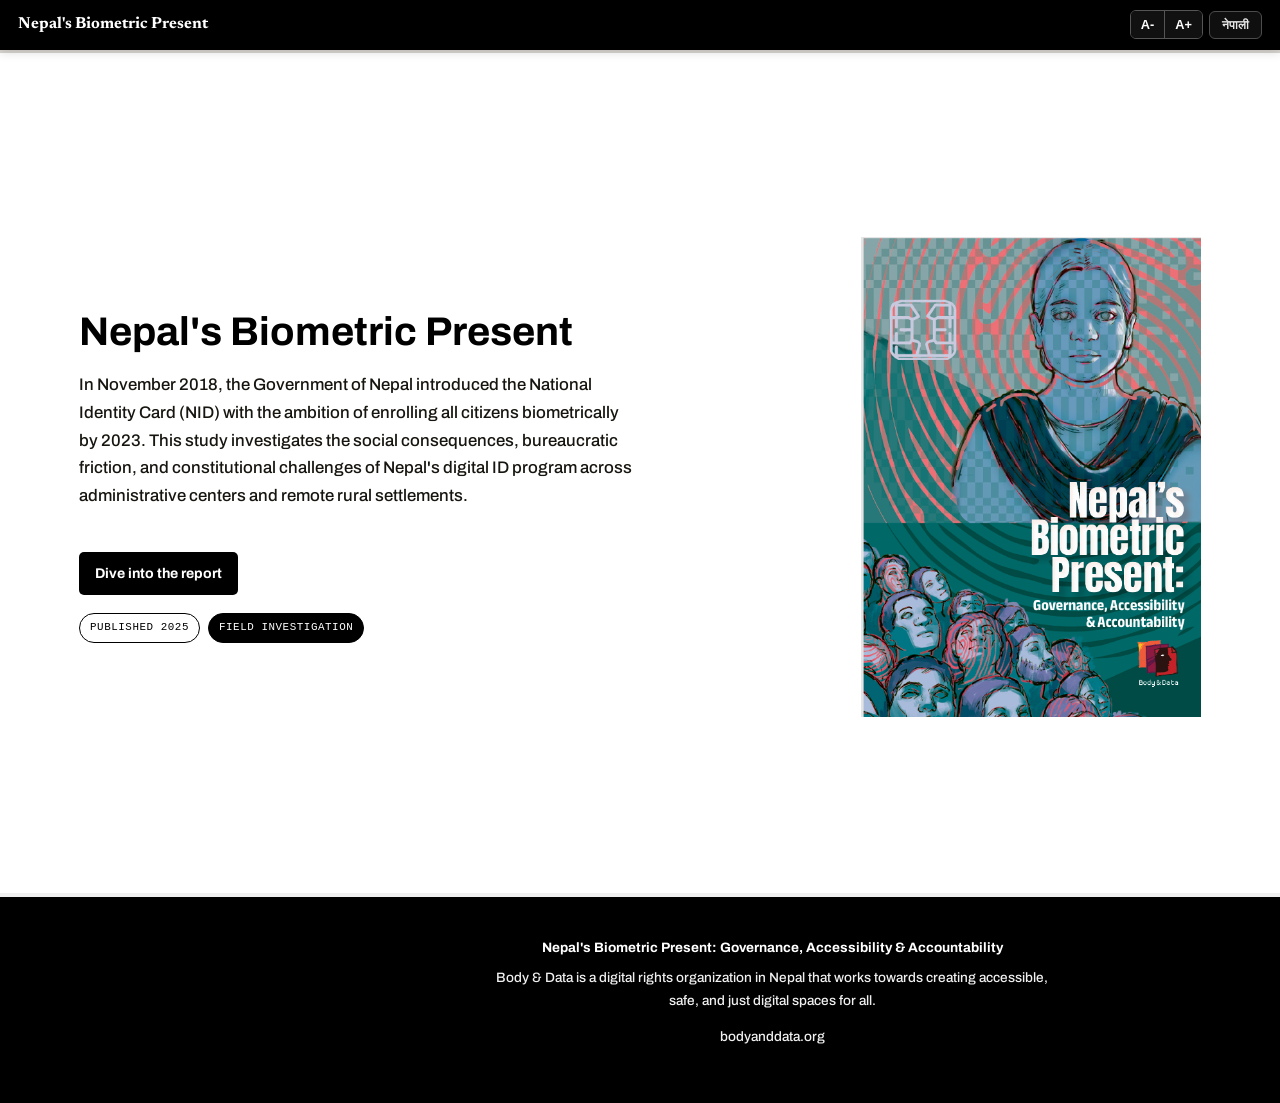
<file: nepal-biometric-present-interactive (2).html>
<!DOCTYPE html>
<html lang="en">
<head>
<meta charset="UTF-8">
<meta name="viewport" content="width=device-width, initial-scale=1.0">
<title>Nepal's Biometric Present - Interactive Report</title>
<link rel="preconnect" href="https://fonts.googleapis.com">
<link rel="preconnect" href="https://fonts.gstatic.com" crossorigin>
<link href="https://fonts.googleapis.com/css2?family=Archivo:ital,wght@0,400;0,500;0,600;0,700;1,400&family=Newsreader:ital,opsz,wght@0,6..72,400;0,6..72,500;0,6..72,600;0,6..72,700;1,6..72,400&display=swap" rel="stylesheet">
<link rel="stylesheet" href="style.css">
</head>
<body>

<!-- ================= TOP NAV ================= -->
<div class="topnav">
  <span class="brand" data-en="Nepal's Biometric Present" data-ne="नेपालको बायोमेट्रिक वर्तमान">Nepal's Biometric Present</span>
  <div class="nav-controls">
    <div class="zoom-group">
      <button id="zoomOut" title="Decrease text size">A-</button>
      <button id="zoomIn" title="Increase text size">A+</button>
    </div>
    <button class="nav-btn" id="langToggle" type="button" disabled aria-disabled="true" title="Nepali translation unavailable">नेपाली</button>
  </div>
</div>
<div class="progress-bar"><div class="progress-fill" id="progressFill"></div></div>

<nav class="toc" id="toc" aria-label="Report contents">
  <button class="toc-head" id="tocHead" type="button" aria-controls="tocList" aria-expanded="false">Contents</button>
  <ul class="toc-list" id="tocList">
    <li><a href="#glance"><span class="t">At a Glance</span><span class="s">Key figures</span></a></li>
    <li><a href="#front-matter"><span class="t">Front Matter</span><span class="s">Acronyms &amp; terms</span></a></li>
    <li><a href="#research-areas"><span class="t">Research Areas</span><span class="s">Field sites</span></a></li>
    <li><a href="#exec-summary"><span class="t">Executive Summary</span><span class="s">Report summary</span></a></li>
    <li><a href="#ch1"><span class="t">Ch. 1</span><span class="s">Overview</span></a></li>
    <li><a href="#ch2"><span class="t">Ch. 2</span><span class="s">Birth of the National ID</span></a></li>
    <li><a href="#ch3"><span class="t">Ch. 3</span><span class="s">How the government is working</span></a></li>
    <li><a href="#ch4"><span class="t">Ch. 4</span><span class="s">Disputes and differences</span></a></li>
    <li><a href="#ch5"><span class="t">Ch. 5</span><span class="s">Right to privacy</span></a></li>
    <li><a href="#moving-forward"><span class="t">Ch. 6</span><span class="s">Moving forward</span></a></li>
    <li><a href="#references"><span class="t">References &amp; Footnotes</span><span class="s">Sources &amp; notes</span></a></li>
  </ul>
</nav>

<!-- ================= COVER ================= -->
<header class="cover">
  <div class="cover-grid">
    <div class="cover-text">
      <div class="eyebrow-row">
        <span class="pill">Published 2025</span>
        <span class="pill filled">Field Investigation</span>
      </div>
      <h1 data-en="Nepal's Biometric Present" data-ne="नेपालको बायोमेट्रिक वर्तमान">Nepal's Biometric Present</h1>
      <p class="subtitle">In November 2018, the Government of Nepal introduced the National Identity Card (NID) with the ambition of enrolling all citizens biometrically by 2023. This study investigates the social consequences, bureaucratic friction, and constitutional challenges of Nepal's digital ID program across administrative centers and remote rural settlements.</p>
      <div class="cover-meta">
        <div>
          <div class="k">Research Contribution</div>
          <div class="v">Bhaskar Gautam, Dovan Rai, Rita Baramu, Sapana Sanjeevani, Monika, Nuva Rai</div>
          <div class="k">Local Coordinators</div>
          <div class="v">Irshat Khatoon (Sarlahi)  Barsha Rai (Khotang)</div>
        </div>
        <div>
          <div class="k">Copy-Editing</div>
          <div class="v">Shafali Uprety</div>
          <div class="k">Cover Illustration</div>
          <div class="v">Supriya Manandhar</div>
          <div class="k">Support</div>
          <div class="v">Open Society Foundations (OSF)</div>
        </div>
      </div>
      <div class="cover-cta">
        <a href="#glance">Dive into the report</a>
      </div>
    </div>
    <div class="cover-img-col">
      <img src="/Cover.png" alt="Nepal's Biometric Present  report cover illustration by Supriya Manandhar">
    </div>
  </div>
</header>

<main class="wrap" id="report-content"></main>

<footer>
  <strong data-en="Nepal's Biometric Present: Governance, Accessibility & Accountability" data-ne="  : ,   ">Nepal's Biometric Present: Governance, Accessibility &amp; Accountability</strong>
  <p style="margin-top:8px;" data-en="Body&Data is a digital rights organization in Nepal that works towards creating accessible, safe, and just digital spaces for all." data-ne="Body &amp; Data         - -, ,      -  -">Body &amp; Data is a digital rights organization in Nepal that works towards creating accessible, safe, and just digital spaces for all.</p>
  <p style="margin-top:6px;">bodyanddata.org</p>
</footer>

<script src="script.js" defer></script>

</body>
</html>
</file>
<file: style.css>
:root{
  --bg-paper:#F7F4ED; --bg-surface:#FFFFFF; --bg-surface-elevated:#FAF8F2; --bg-muted:#EFEDE4;
  --text-primary:#17150F; --text-secondary:#4A463C; --text-muted:#6B6659; --text-faint:#9C9585;
  --text-light:#F7F4ED; --text-light-muted:#F0F0F0;
  --border-subtle:rgba(23,21,15,.12); --border-default:rgba(23,21,15,.18); --border-strong:rgba(23,21,15,.35);
  --crimson:#cd0000; --crimson-hover:#7C1739; --crimson-bg:#FBEEF2; --crimson-tint:#F7E2E8;
  --teal:#000000; --teal-hover:#111111; --teal-bg:#F3F3F3; --teal-tint:#ECECEC; --teal-dark:#000000;
  --gold:#dcdc0b; --gold-bg:#FDF6E2; --gold-tint:#F5EBD8;
  --font-serif:"Newsreader",Georgia,serif; --font-sans:"Archivo",system-ui,sans-serif; --font-mono:ui-monospace,Menlo,Consolas,monospace;
  --radius-md:10px; --radius-lg:16px; --radius-pill:999px;
  --container-max:900px;
  --font-scale:1;
}
*{box-sizing:border-box;}
html{font-size:calc(100% * var(--font-scale));scroll-behavior:smooth;scroll-padding-top:64px;}
body{margin:0;background:var(--bg-paper);color:var(--text-primary);font-family:var(--font-sans);font-size:1.05rem;font-weight:500;line-height:1.65;}
.wrap{max-width:var(--container-max);margin:0 auto;padding:0 24px;}
a{color:var(--text-primary);}
h1,h2,h3,h4{font-family:var(--font-serif);font-weight:700;line-height:1.15;margin:0 0 12px;}
p{margin:0 0 14px;font-weight:500;}
img{max-width:100%;display:block;}

/* ---------- Top Nav ---------- */
.topnav{position:sticky;top:0;z-index:1000;background:#000;color:#fff;display:flex;align-items:center;justify-content:space-between;padding:10px 18px;gap:16px;flex-wrap:wrap;border-bottom:1px solid #000;box-shadow:0 2px 10px rgba(0,0,0,.15);}
.topnav .brand{display:block;font-family:var(--font-serif);font-weight:700;font-size:1rem;white-space:nowrap;color:#fff;}
#langToggle{display:block;cursor:pointer;opacity:.9;}
.nav-controls{display:flex;gap:6px;align-items:center;flex-wrap:wrap;}
.nav-btn{background:#111;border:1px solid #555;color:#fff;border-radius:6px;padding:6px 12px;font-size:.78rem;cursor:pointer;font-family:var(--font-sans);font-weight:600;}
.nav-btn:hover{background:#222;}
.zoom-group{display:flex;border:1px solid #555;border-radius:6px;overflow:hidden;}
.zoom-group button{background:#111;border:none;color:#fff;padding:6px 10px;cursor:pointer;font-size:.8rem;font-weight:700;}
.zoom-group button+button{border-left:1px solid #555;}
.zoom-group button:hover{background:#222;}
.progress-bar{height:3px;background:rgba(0,0,0,.12);position:relative;z-index:1;}
.progress-fill{height:100%;background:var(--crimson);width:0%;transition:width .1s;}

/* ---------- Cover (real illustration) ---------- */
.cover{position:relative;background:#fff;color:#000;padding:0;overflow:hidden;border-bottom:4px solid #f1f1f1;min-height:calc(100vh - 56px);display:flex;align-items:center;}
.cover-grid{display:grid;grid-template-columns:minmax(0,1fr) 340px;gap:28px;align-items:center;width:100%;max-width:1150px;margin:0 auto;padding:34px 14px 26px;}
.cover-text{padding:0;position:relative;z-index:1;display:flex;flex-direction:column;}
.cover-text::before{display:none;}
.cover-img-col{position:relative;background:#fff;}
.cover-img-col img{width:100%;height:100%;object-fit:cover;object-position:top center;}
.eyebrow-row{display:flex;gap:8px;flex-wrap:wrap;margin-top:18px;position:relative;z-index:1;order:4;}
.pill{font-family:var(--font-mono);font-size:.68rem;letter-spacing:.05em;text-transform:uppercase;padding:5px 10px;border-radius:var(--radius-pill);border:1px solid rgba(247,244,237,.35);color:var(--text-light-muted);}
.pill.filled{background:var(--crimson);color:#fff;border-color:var(--crimson);}
.cover .pill{background:#fff;color:#000;border:1px solid #000;}
.cover .pill.filled{background:#000;color:#fff;border-color:#000;}
.cover h1{font-family:var(--font-sans);font-size:clamp(calc(2rem * var(--font-scale)),calc(4vw * var(--font-scale)),calc(2.5rem * var(--font-scale)));font-weight:700;color:#000;line-height:1.05;margin-bottom:18px;position:relative;z-index:1;max-width:650px;}
.cover .subtitle{font-style:normal;font-size:1.05rem;font-weight:500;color:#17150F;margin-bottom:18px;position:relative;z-index:1;max-width:560px;}
.cover-meta{display:none;}
.cover-meta .k{font-family:var(--font-mono);text-transform:uppercase;font-size:.66rem;letter-spacing:.06em;color:#fff;margin-bottom:5px;}
.cover-meta .v{color:#fff;font-weight:700;margin-bottom:18px;}
.cover-cta{display:flex;gap:10px;flex-wrap:wrap;margin-top:24px;}
.cover-cta a{background:#000;color:#fff;text-decoration:none;padding:10px 16px;border-radius:5px;font-weight:700;font-size:.88rem;}
.cover-cta a.alt{background:#fff;color:#000;border:1px solid #000;}
.narrative-group p,.section-lead,.term-card .d{font-weight:500;}
@media(max-width:760px){
  .topnav{justify-content:space-between;gap:8px;padding:8px 12px;flex-wrap:nowrap;}
  .topnav .brand{font-size:clamp(.68rem,3.6vw,.9rem);}
  .nav-controls{gap:4px;flex-shrink:0;}
  .nav-btn{padding:6px 9px;}
  .zoom-group button{padding:6px 8px;}
  .cover{min-height:0;align-items:stretch;}
  .cover-grid{grid-template-columns:minmax(0,1fr) minmax(100px,34%);gap:12px;padding:28px 18px 30px;align-items:start;}
  .cover-text{min-width:0;}
  .cover-img-col{width:100%;max-width:300px;height:auto;justify-self:end;margin-top:18px;}
  .cover-img-col img{height:auto;object-fit:contain;}
  .cover h1{font-size:clamp(calc(1.2rem * var(--font-scale)),calc(6vw * var(--font-scale)),calc(1.65rem * var(--font-scale)));line-height:1.08;}
  .cover .subtitle{font-size:.88rem;line-height:1.5;}
  .cover-cta{margin-top:16px;}
  .cover-meta{grid-template-columns:1fr;padding:20px;}
}
@media(max-width:380px){
  .topnav{padding-right:8px;padding-left:8px;gap:4px;}
  .topnav .brand{font-size:.68rem;}
  .nav-btn{padding-right:7px;padding-left:7px;}
  .zoom-group button{padding-right:6px;padding-left:6px;}
  .cover-grid{padding-right:16px;padding-left:16px;grid-template-columns:minmax(0,1fr) minmax(88px,32%);}
}

/* ---------- Sections ---------- */
.section{padding:44px 0;}
.section-eyebrow{font-family:var(--font-mono);font-size:.72rem;letter-spacing:.06em;text-transform:uppercase;color:var(--crimson);margin-bottom:6px;font-weight:700;}
.section-title{font-size:clamp(calc(1.5rem * var(--font-scale)),calc(2.8vw * var(--font-scale)),calc(2rem * var(--font-scale)));margin-bottom:10px;}
.section-lead{color:var(--text-secondary);font-size:1.05rem;max-width:70ch;}
.chapter-photo{margin:10px 0 14px;}
.chapter-photo img{width:100%;height:auto;}
.chapter-photo-caption{color:var(--text-secondary);font-size:.84rem;margin:8px 0 14px;text-align:center;}

.finding-box{background:var(--crimson-tint);border-color:var(--crimson);border-left:4px solid var(--crimson);border-radius:0 var(--radius-md) var(--radius-md) 0;padding:20px 24px;margin:20px 0;}
.finding-box .lbl{font-family:var(--font-mono);font-size:.68rem;text-transform:uppercase;letter-spacing:.06em;color:var(--crimson);font-weight:700;margin-bottom:8px;}
.finding-box p{font-style:italic;font-family:var(--font-serif);font-size:1.1rem;margin:0;}

/* ---------- Accordion ---------- */
details.acc{background:var(--bg-surface);border:1px solid var(--border-subtle);border-radius:var(--radius-md);margin:14px 0;overflow:hidden;}
details.acc>summary{list-style:none;cursor:pointer;background:var(--teal);color:#fff;font-family:var(--font-serif);font-size:1.1rem;font-weight:600;padding:16px 22px;display:flex;justify-content:space-between;align-items:center;gap:10px;}
details.acc>summary::-webkit-details-marker{display:none;}
details.acc>summary::after{content:"";font-size:.9rem;transition:transform .2s;flex-shrink:0;}
details.acc[open]>summary::after{transform:rotate(180deg);}
details.acc>summary:hover{background:var(--teal-hover);}
.acc-body{padding:22px 24px 26px;}
.acc-body h4{font-size:1rem;color:var(--crimson);margin:20px 0 6px;}
.acc-body h4:first-child{margin-top:0;}

details.sub{border:1px solid var(--border-subtle);border-radius:var(--radius-md);margin:10px 0;background:var(--bg-surface-elevated);}
details.sub>summary{list-style:none;cursor:pointer;padding:12px 16px;font-weight:600;font-family:var(--font-sans);color:var(--teal-dark);display:flex;justify-content:space-between;}
details.sub>summary::-webkit-details-marker{display:none;}
details.sub>summary::after{content:"";transition:transform .2s;color:var(--text-faint);}
details.sub[open]>summary::after{transform:rotate(90deg);}
details.sub .sub-body{padding:0 16px 16px;font-size:.95rem;color:var(--text-secondary);}
details.sub:has(> summary[data-en^="Box 1:"]){border-color:#111;}
details.sub:has(> summary[data-en^="Box 1:"])>summary{background:#111;color:#fff;}
details.sub:has(> summary[data-en^="Box 1:"])>summary::after{background:#fff;}
details.sub:has(> summary[data-en^="Box 1:"])[open]>.sub-body{background:#eee9df;border-top:1px solid #d7d0c3;}

.box{background:var(--teal-tint);border:1px solid var(--border-subtle);border-radius:var(--radius-md);padding:20px 22px;margin:18px 0;}
.box .box-title{font-family:var(--font-sans);font-weight:700;font-size:.95rem;color:var(--teal-dark);margin-bottom:10px;padding-bottom:8px;border-bottom:2px solid var(--teal);}
.box.gold{background:var(--gold-tint);}
.box.gold .box-title{color:var(--gold);border-color:var(--gold);}
.box ul{margin:0;padding-left:20px;}
.box li{margin-bottom:8px;font-size:.92rem;}

/* ---------- Filter chips & term views ---------- */
.filter-row{display:flex;gap:8px;flex-wrap:wrap;margin-bottom:16px;}
.filter-chip{padding:6px 14px;border-radius:var(--radius-pill);border:1px solid var(--border-default);background:var(--bg-surface);font-size:.8rem;cursor:pointer;font-weight:600;color:var(--text-secondary);}
.filter-chip.active{background:var(--teal);color:#fff;border-color:var(--teal);}
.term-grid{display:block;}
.term-card{display:grid;grid-template-columns:30% 1fr;gap:18px;background:transparent;border-radius:0;border-top:0;border-bottom:1px solid var(--border-subtle);padding:10px 0;}
.term-card.hidden{display:none;}
.term-card .t{font-weight:700;font-size:.88rem;margin-bottom:4px;}
.term-card .d{font-size:.82rem;color:var(--text-secondary);}
.acr-row{display:flex;gap:12px;padding:9px 0;border-bottom:1px solid var(--border-subtle);font-size:.88rem;}
.acr-row .code{font-family:var(--font-mono);font-weight:700;color:#fff;background:#000;border-radius:5px;padding:2px 8px;min-width:76px;text-align:center;flex-shrink:0;}

/* ---------- Dictionary term-links & popovers ---------- */
.term-link{border-bottom:0;cursor:pointer;color:var(--teal-dark);font-size:1.08em;font-weight:700;text-decoration:underline;text-decoration-thickness:1.5px;text-underline-offset:2px;}
sup.fn{cursor:pointer;color:#000;font-weight:700;padding:0 1px;}
sup.fn:hover{text-decoration:underline;}
.pop{position:absolute;max-width:280px;background:var(--teal-dark);color:#fff;padding:12px 14px;border-radius:8px;font-size:.82rem;z-index:200;box-shadow:0 10px 28px rgba(0,0,0,.3);line-height:1.45;}
.pop .pop-close{float:right;cursor:pointer;opacity:.7;margin-left:10px;font-weight:700;}

/* ---------- Truncation: ONE toggle per group ---------- */
.narrative-group .en-text.clamped, .narrative-group .ne-text.clamped{display:-webkit-box;-webkit-line-clamp:4;-webkit-box-orient:vertical;overflow:hidden;}
.more-toggle{background:none;border:none;color:var(--teal);font-weight:700;cursor:pointer;font-size:.85rem;padding:0 0 16px;display:inline-block;font-family:var(--font-sans);}
.more-toggle:hover{color:var(--crimson);}

/* ---------- Language toggle ---------- */
.ne-text{display:none;}
body.lang-ne .ne-text{display:block;}
body.lang-ne .ne-text.clamped{display:-webkit-box;}

/* ---------- Pinned companion visuals ---------- */
.chapter-grid{display:grid;grid-template-columns:1fr;gap:24px;}
@media(min-width:900px){ .chapter-grid{grid-template-columns:1.5fr 1fr;align-items:start;} }
#ch3 .chapter-grid{display:block;}
.sticky-visual{position:static;}
@media(min-width:900px){ .sticky-visual{position:sticky;top:78px;} }
.mini-tl{background:var(--bg-surface);border:1px solid var(--border-subtle);border-radius:var(--radius-lg);padding:18px;}
.mini-tl h4{font-size:.85rem;text-transform:uppercase;letter-spacing:.05em;font-family:var(--font-mono);color:var(--teal-dark);margin-bottom:14px;}
.mini-tl-item{display:flex;gap:10px;margin-bottom:12px;font-size:.8rem;}
.mini-tl-item .dot{width:8px;height:8px;border-radius:50%;background:var(--crimson);margin-top:5px;flex-shrink:0;}
.mini-tl-item .yr{font-family:var(--font-mono);font-weight:700;color:var(--teal-dark);display:block;}
.integration-viz{background:var(--bg-surface);border:1px solid var(--border-subtle);border-radius:var(--radius-lg);padding:18px;}
.integration-viz h4{font-size:.85rem;text-transform:uppercase;letter-spacing:.05em;font-family:var(--font-mono);color:var(--teal-dark);margin-bottom:14px;}
.int-row{display:flex;justify-content:space-between;align-items:center;gap:10px;padding:8px 0;border-bottom:1px solid var(--border-subtle);font-size:.82rem;}
.int-row:last-child{border-bottom:none;}
.int-status{font-family:var(--font-mono);font-size:.66rem;font-weight:700;padding:3px 9px;border-radius:var(--radius-pill);text-transform:uppercase;flex-shrink:0;}
.int-status.done{background:var(--teal-tint);color:var(--teal-dark);}
.int-status.pending{background:var(--gold-tint);color:var(--gold);}
.int-status.progress{background:var(--crimson-tint);color:var(--crimson);}

.research-area-grid{display:grid;grid-template-columns:repeat(auto-fit,minmax(180px,1fr));gap:12px;margin-top:18px;}
.research-area-item{background:var(--bg-surface);border:1px solid var(--border-subtle);border-radius:var(--radius-md);padding:14px 16px;}
.research-area-item strong{display:block;margin-bottom:6px;font-size:.86rem;}
.research-area-item span{font-size:.8rem;color:var(--text-secondary);display:block;line-height:1.5;}

/* ---------- Executive overview: colored progress bars, flat, no gradients ---------- */
:root{--bar-red:#c20e0e;--bar-green:#16af3c;--bar-blue:#3462AD;--bar-yellow:#f5b010;}
.stat-bars{list-style:none;margin:28px 0 8px;padding:0;max-width:62ch;}
.stat-bars li{padding:16px 0;border-top:1px solid var(--border-subtle);}
.stat-bars li:last-child{border-bottom:1px solid var(--border-subtle);}
.stat-bars .row{display:flex;justify-content:space-between;align-items:baseline;gap:16px;margin:0 0 9px;}
.stat-bars .label{font-weight:700;color:var(--text-primary);font-size:1rem;}
.stat-bars .value{font-weight:700;color:var(--text-primary);font-size:1rem;font-variant-numeric:tabular-nums;white-space:nowrap;}
.stat-bars .track{position:relative;height:11px;border-radius:999px;background:var(--bg-muted);overflow:hidden;}
.stat-bars .fill{position:absolute;left:0;top:0;height:100%;min-width:12px;border-radius:999px;background-image:none;}
.stat-bars .fill.red{background-color:var(--bar-red);}
.stat-bars .fill.green{background-color:var(--bar-green);}
.stat-bars .fill.blue{background-color:var(--bar-blue);}
.stat-bars .fill.yellow{background-color:var(--bar-yellow);}

/* ---------- Contents card: flush to the top-left corner, full height, every entry visible ---------- */
.toc{position:fixed;z-index:900;left:0;top:calc(var(--nav-h,48px) + 3px);bottom:0;width:264px;max-width:calc(100vw - 40px);
  display:flex;flex-direction:column;background:#fff;border-radius:0;overflow:hidden;
  opacity:0;visibility:hidden;pointer-events:none;
  transition:opacity .3s ease,visibility 0s linear .3s;}
.toc.visible{opacity:1;visibility:visible;pointer-events:auto;transition:opacity .3s ease;}
.toc[data-mode="closed"]{width:auto;bottom:auto;}
.toc-head{flex:none;display:block;width:100%;background:#000;color:#fff;border:none;text-align:left;cursor:pointer;
  font-family:var(--font-sans);font-weight:700;font-size:1rem;letter-spacing:.005em;padding:14px 20px;}
.toc-list{flex:1 1 auto;min-height:0;list-style:none;margin:0;padding:0 18px;display:flex;flex-direction:column;
  overflow-y:auto;scrollbar-width:none;}
.toc-list::-webkit-scrollbar{display:none;}
.toc[data-mode="closed"] .toc-list{display:none;}
.toc-list li{flex:1 0 auto;display:flex;border-bottom:1px solid var(--border-subtle);}
.toc-list li:last-child{border-bottom:none;}
.toc-list a{display:flex;flex-direction:column;justify-content:center;width:100%;padding:clamp(3px,.8vh,12px) 2px;text-decoration:none;}
.toc-list a:focus-visible{outline:2px solid var(--crimson);outline-offset:-2px;}
.toc-list .t{display:block;font-family:var(--font-sans);font-weight:700;font-size:clamp(calc(.86rem * var(--font-scale)),calc(2vh * var(--font-scale)),calc(1rem * var(--font-scale)));color:var(--text-primary);line-height:1.3;}
.toc-list .s{display:block;font-family:var(--font-sans);font-weight:500;font-size:clamp(calc(.76rem * var(--font-scale)),calc(1.7vh * var(--font-scale)),calc(.85rem * var(--font-scale)));color:var(--text-muted);line-height:1.3;margin-top:2px;}
.toc-list a:hover .t{color:#ab301a;}
.toc-list a.active .t{color:#ab301a;}
@media(prefers-reduced-motion:reduce){.toc{transition:none;}}
@media print{.toc{display:none;}}

/* ---------- Research map (inline SVG, no tile server) ---------- */
.map-shell{position:relative;z-index:0;border-radius:var(--radius-lg);overflow:hidden;border:1px solid var(--border-subtle);margin:18px 0;background:var(--bg-surface-elevated);}
.nepal-map{display:block;width:100%;height:auto;}
.nm-base{fill:#E6E1D2;stroke:var(--bg-paper);stroke-width:1.3;stroke-linejoin:round;}
.nm-country{fill:none;stroke:var(--text-primary);stroke-width:1.7;stroke-linejoin:round;}
.nm-neighbor{font-family:var(--font-serif);font-style:italic;font-size:calc(var(--nm-fs,18px) * .95 * var(--font-scale));fill:var(--text-faint);letter-spacing:.04em;}
.site{cursor:pointer;outline:none;}
.site .area{stroke:var(--text-primary);stroke-width:1.1;stroke-linejoin:round;transition:stroke-width .15s;}
.site.field .area{fill:var(--crimson);}
.site.consult .area{fill:var(--text-primary);}
.site.earlier .area{fill:url(#nmHatch);}
.site .lead{stroke:var(--text-primary);stroke-width:1.2;pointer-events:none;}
.site .dot{fill:#fff;stroke:var(--text-primary);stroke-width:1.6;}
.site .hit{fill:transparent;}
.site:hover .area,.site.on .area{stroke-width:3;}
.site:focus-visible .area{stroke:var(--crimson);stroke-width:4;}
.site .nm-label{font-family:var(--font-sans);font-weight:700;font-size:calc(var(--nm-fs,19px) * var(--font-scale));fill:var(--text-primary);paint-order:stroke;stroke:var(--bg-surface-elevated);stroke-width:5px;stroke-linejoin:round;pointer-events:none;}
.map-tip{position:absolute;z-index:3;max-width:260px;padding:11px 14px 12px;background:var(--text-primary);color:#fff;border-radius:8px;font-size:.84rem;line-height:1.45;box-shadow:0 10px 28px rgba(0,0,0,.28);pointer-events:none;opacity:0;visibility:hidden;transition:opacity .15s;}
.map-tip.show{opacity:1;visibility:visible;}
.map-tip strong{display:block;font-family:var(--font-serif);font-size:1.02rem;}
.map-tip .kind{display:block;color:#d8d3c6;font-size:.76rem;margin:1px 0 6px;}
.map-tip p{margin:0;font-size:.84rem;}
.map-source-note{margin:-8px 0 16px;color:var(--text-muted);font-size:.76rem;line-height:1.5;overflow-wrap:anywhere;}
.map-legend{display:flex;flex-wrap:wrap;gap:8px 24px;margin:12px 0 0;padding:0;list-style:none;font-size:.86rem;font-weight:600;}
.map-legend li{display:flex;align-items:center;gap:8px;}
.map-legend svg{flex:none;}
.map-legend .names{font-weight:500;color:var(--text-secondary);}

/* ---------- Dropdown arrows (drawn in CSS, no font glyph needed) ---------- */
details.acc>summary::after{content:"";width:16px;height:10px;background:#fff;clip-path:polygon(0 0,100% 0,50% 100%);flex-shrink:0;transition:transform .2s;}
details.acc[open]>summary::after{transform:rotate(180deg);}
details.sub>summary{align-items:center;gap:14px;}
details.sub>summary::after{content:"";width:12px;height:8px;background:var(--text-muted);clip-path:polygon(0 0,100% 0,50% 100%);flex-shrink:0;transition:transform .2s;}
details.sub[open]>summary::after{transform:rotate(180deg);}

/* ---------- Research sites index table ---------- */
.index-wrap{margin-top:22px;overflow-x:auto;}
.index-table{width:100%;border-collapse:collapse;font-size:.95rem;}
.index-table caption{caption-side:top;text-align:left;font-family:var(--font-serif);font-weight:700;font-size:1.15rem;padding:0 0 10px;}
.index-table th{text-align:left;font-weight:700;font-size:.82rem;color:var(--text-muted);padding:8px 14px 8px 0;border-bottom:2px solid var(--text-primary);white-space:nowrap;}
.index-table td{padding:13px 14px 13px 0;border-bottom:1px solid var(--border-subtle);vertical-align:top;line-height:1.5;}
.index-table td:first-child{font-weight:700;white-space:nowrap;}
.index-table td.type{white-space:nowrap;}
.index-table td.note{color:var(--text-secondary);min-width:16rem;}
.index-table tbody tr{transition:background-color .15s;}
.index-table tbody tr:hover,.index-table tbody tr:focus-within{background:rgba(23,21,15,.04);}
.index-table .sw{display:inline-block;width:12px;height:12px;margin-right:8px;vertical-align:-1px;border:1px solid var(--text-primary);}
.index-table .sw.field{background:var(--crimson);border-color:var(--crimson);}
.index-table .sw.consult{background:var(--text-primary);}
.index-table .sw.earlier{background:repeating-linear-gradient(45deg,#F4E3E8 0 3px,var(--crimson) 3px 5px);border-color:var(--crimson);}
.site.hl .area{stroke-width:3;}

/* ---------- timeline / quotes / recs ---------- */
.tl{position:relative;padding-left:26px;border-left:3px solid var(--crimson);margin:20px 0;}
.tl-item{position:relative;padding-bottom:20px;}
.tl-item::before{content:"";position:absolute;left:-32px;top:4px;width:11px;height:11px;border-radius:50%;background:var(--crimson);border:2px solid var(--bg-surface);}
.tl-date{font-family:var(--font-mono);font-weight:700;color:var(--teal-dark);font-size:.82rem;text-transform:uppercase;margin-bottom:3px;}
.tl-title{font-weight:700;font-size:.92rem;margin-bottom:3px;}
.tl-desc{font-size:.85rem;color:var(--text-secondary);}
.quote-card{background:var(--crimson-tint);border-color:var(--crimson);border-left:4px solid var(--crimson);border-radius:0 var(--radius-md) var(--radius-md) 0;padding:20px 24px;margin:20px 0;}
.quote-card p{font-style:italic;font-family:var(--font-serif);font-size:1.02rem;margin:0;}
.quote-card .attr{margin-top:10px;font-size:.8rem;color:var(--text-muted);font-style:normal;}
.rec-num{display:inline-flex;align-items:center;justify-content:center;width:26px;height:26px;border-radius:50%;background:var(--crimson);color:#fff;font-family:var(--font-mono);font-size:.8rem;font-weight:700;margin-right:8px;flex-shrink:0;}
.rec-item{display:flex;gap:4px;align-items:flex-start;margin-bottom:14px;}

footer{background:var(--teal-dark);color:var(--text-light-muted);text-align:center;padding:40px 24px;font-size:.85rem;}
footer strong{color:#fff;}
/* Footer: always wrap inside the page width (prevents the text from running past the edges) */
footer{width:100%;max-width:100vw;box-sizing:border-box;overflow-wrap:anywhere;}
footer p{white-space:normal;max-width:min(72ch,100%);margin-left:auto;margin-right:auto;}
/* on desktop the fixed contents panel (264px) overlays the left edge, so keep footer text clear of it */
@media(min-width:900px){footer{padding-left:288px;}}
.refs{font-size:.82rem;color:var(--text-secondary);line-height:1.7;}
.refs p{margin-bottom:8px;}
hr.div{border:none;border-top:1px solid var(--border-subtle);margin:36px 0;}
</file>
